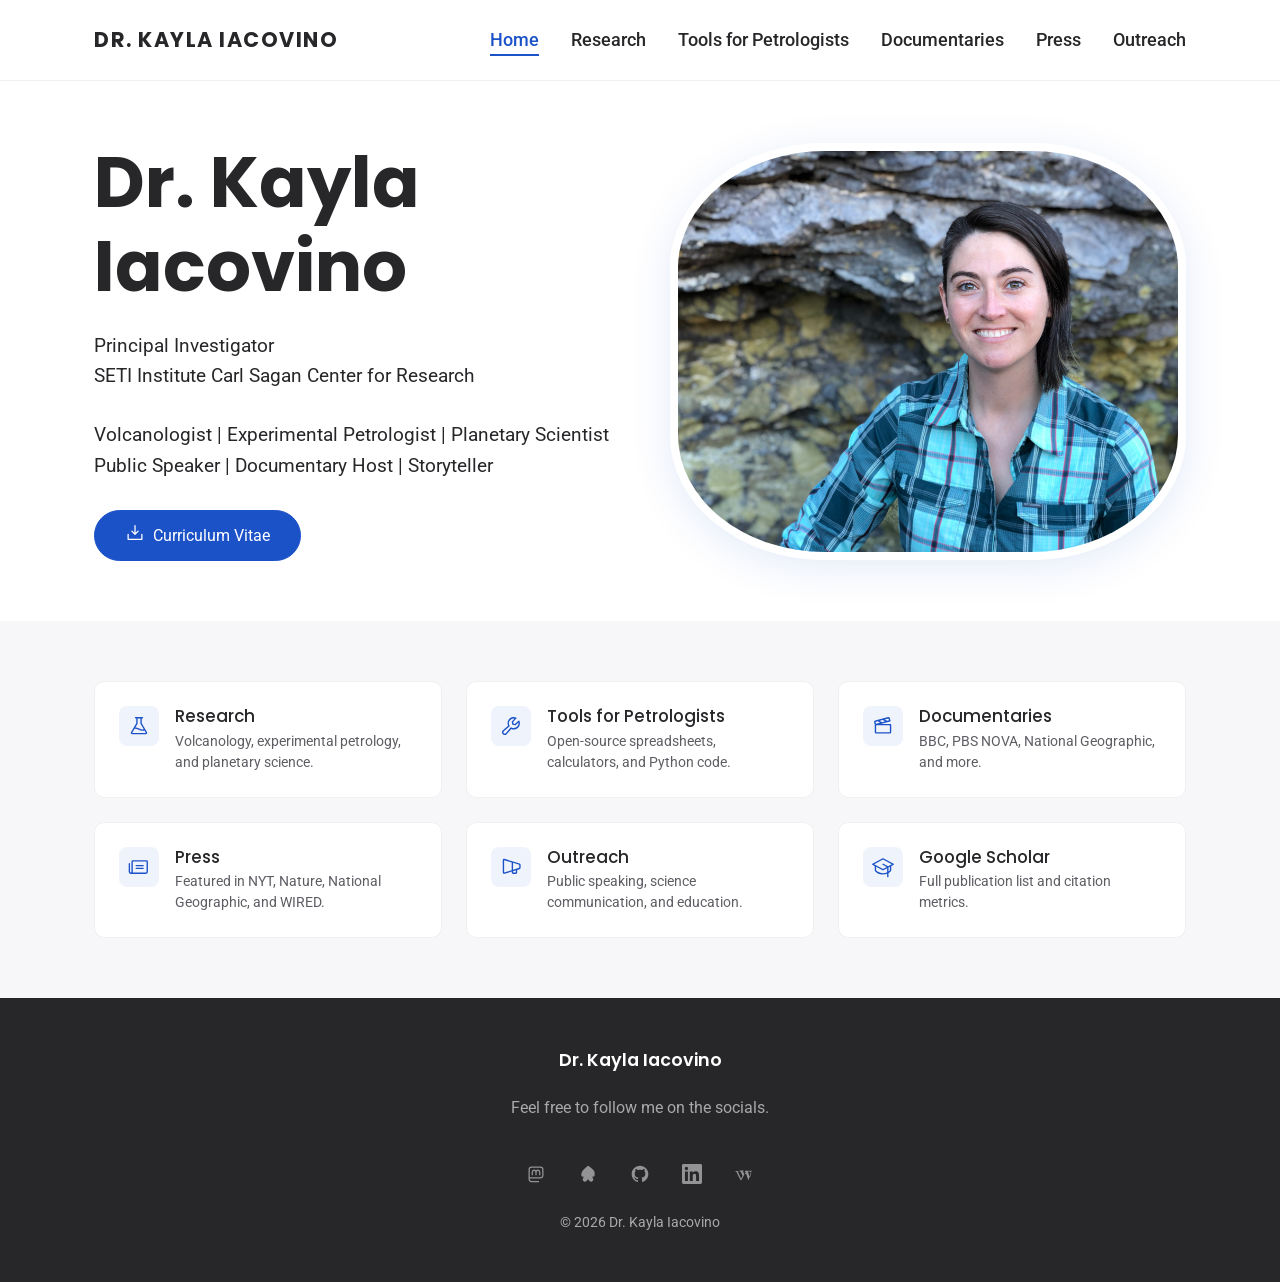
<file: index.html>
<!DOCTYPE html>
<html lang="en">
<head>
  <meta charset="UTF-8">
  <meta name="viewport" content="width=device-width, initial-scale=1">
  <title>Dr. Kayla Iacovino — Volcanologist, Petrologist, Planetary Scientist</title>
  <meta name="description" content="Dr. Kayla Iacovino is a volcanologist, experimental petrologist, and planetary scientist at the SETI Institute Carl Sagan Center for Research.">
  <link rel="preconnect" href="https://fonts.googleapis.com">
  <link rel="preconnect" href="https://fonts.gstatic.com" crossorigin>
  <link href="https://fonts.googleapis.com/css2?family=Poppins:wght@500;600;700&family=Roboto:wght@300;400&display=swap" rel="stylesheet">
  <link rel="stylesheet" href="css/style.css">
</head>
<body>

  <!-- Navigation -->
  <nav class="site-nav">
    <div class="container">
      <a href="index.html" class="site-nav__brand">Dr. Kayla Iacovino</a>
      <button class="nav-toggle" aria-label="Toggle navigation">
        <span></span><span></span><span></span>
      </button>
      <ul class="site-nav__links">
        <li><a href="index.html">Home</a></li>
        <li><a href="my-research/">Research</a></li>
        <li><a href="tools-for-petrologists/">Tools for Petrologists</a></li>
        <li><a href="documentaries/">Documentaries</a></li>
        <li><a href="press/">Press</a></li>
        <li><a href="outreach/">Outreach</a></li>
      </ul>
    </div>
  </nav>

  <!-- Hero -->
  <section class="hero">
    <div class="container">
      <div class="hero__text">
        <h1>Dr. Kayla Iacovino</h1>
        <p class="hero__subtitle">
          Principal Investigator
          <br>SETI Institute Carl Sagan Center for Research
        </p>
        <p class="hero__subtitle">
          Volcanologist | Experimental Petrologist | Planetary Scientist<br>
          Public Speaker | Documentary Host | Storyteller
        </p>
        <a href="assets/pdfs/Iacovino_CV.pdf" class="btn btn--primary"><svg xmlns="http://www.w3.org/2000/svg" viewBox="0 0 256 256" fill="currentColor" class="inline-icon"><path d="M224,144v64a8,8,0,0,1-8,8H40a8,8,0,0,1-8-8V144a8,8,0,0,1,16,0v56H208V144a8,8,0,0,1,16,0Zm-101.66,5.66a8,8,0,0,0,11.32,0l40-40a8,8,0,0,0-11.32-11.32L136,124.69V32a8,8,0,0,0-16,0v92.69L93.66,98.34a8,8,0,0,0-11.32,11.32Z"/></svg> Curriculum Vitae</a>
      </div>
      <div class="hero__image">
        <img src="images/SanCarlos_portrait.jpg" alt="Dr. Kayla Iacovino portrait at San Carlos">
      </div>
    </div>
  </section>

  <!-- Highlights -->
  <section class="highlights" style="background: var(--color-bg-alt);">
    <div class="container">
      <a href="my-research/" class="highlight-card">
        <div class="highlight-card__icon">
          <svg xmlns="http://www.w3.org/2000/svg" viewBox="0 0 256 256" fill="currentColor"><path d="M221.69,199.77,160,96.92V40h8a8,8,0,0,0,0-16H88a8,8,0,0,0,0,16h8V96.92L34.31,199.77A16,16,0,0,0,48,224H208a16,16,0,0,0,13.72-24.23ZM110.86,103.25A7.93,7.93,0,0,0,112,99.14V40h32V99.14a7.93,7.93,0,0,0,1.14,4.11L183.36,167c-12,2.37-29.07,1.37-51.75-10.11-15.91-8.05-31.05-12.32-45.22-12.81ZM48,208l28.54-47.58c14.25-1.74,30.31,1.85,47.82,10.72,19,9.61,35,12.88,48,12.88a69.89,69.89,0,0,0,19.55-2.7L208,208Z"/></svg>
        </div>
        <div class="highlight-card__text">
          <h3>Research</h3>
          <p>Volcanology, experimental petrology, and planetary science.</p>
        </div>
      </a>
      <a href="tools-for-petrologists/" class="highlight-card">
        <div class="highlight-card__icon">
          <svg xmlns="http://www.w3.org/2000/svg" viewBox="0 0 256 256" fill="currentColor"><path d="M226.76,69a8,8,0,0,0-12.84-2.88l-40.3,37.19-17.23-3.7-3.7-17.23,37.19-40.3A8,8,0,0,0,187,29.24,72,72,0,0,0,88,96,72.34,72.34,0,0,0,94,124.94L33.79,177c-.15.12-.29.26-.43.39a32,32,0,0,0,45.26,45.26c.13-.13.27-.28.39-.42L131.06,162A72,72,0,0,0,232,96,71.56,71.56,0,0,0,226.76,69ZM160,152a56.14,56.14,0,0,1-27.07-7,8,8,0,0,0-9.92,1.77L67.11,211.51a16,16,0,0,1-22.62-22.62L109.18,133a8,8,0,0,0,1.77-9.93,56,56,0,0,1,58.36-82.31l-31.2,33.81a8,8,0,0,0-1.94,7.1L141.83,108a8,8,0,0,0,6.14,6.14l26.35,5.66a8,8,0,0,0,7.1-1.94l33.81-31.2A56.06,56.06,0,0,1,160,152Z"/></svg>
        </div>
        <div class="highlight-card__text">
          <h3>Tools for Petrologists</h3>
          <p>Open-source spreadsheets, calculators, and Python code.</p>
        </div>
      </a>
      <a href="documentaries/" class="highlight-card">
        <div class="highlight-card__icon">
          <svg xmlns="http://www.w3.org/2000/svg" viewBox="0 0 256 256" fill="currentColor"><path d="M216,104H102.09L210,75.51a8,8,0,0,0,5.68-9.84l-8.16-30a15.93,15.93,0,0,0-19.42-11.13L35.81,64.74a15.75,15.75,0,0,0-9.7,7.4,15.51,15.51,0,0,0-1.55,12L32,111.56c0,.14,0,.29,0,.44v88a16,16,0,0,0,16,16H208a16,16,0,0,0,16-16V112A8,8,0,0,0,216,104ZM192.16,40l6,22.07-22.62,6L147.42,51.83Zm-66.69,17.6,28.12,16.24-36.94,9.75L88.53,67.37Zm-79.4,44.62-6-22.08,26.5-7L94.69,89.4ZM208,200H48V120H208v80Z"/></svg>
        </div>
        <div class="highlight-card__text">
          <h3>Documentaries</h3>
          <p>BBC, PBS NOVA, National Geographic, and more.</p>
        </div>
      </a>
      <a href="press/" class="highlight-card">
        <div class="highlight-card__icon">
          <svg xmlns="http://www.w3.org/2000/svg" viewBox="0 0 256 256" fill="currentColor"><path d="M88,112a8,8,0,0,1,8-8h80a8,8,0,0,1,0,16H96A8,8,0,0,1,88,112Zm8,40h80a8,8,0,0,0,0-16H96a8,8,0,0,0,0,16ZM232,64V184a24,24,0,0,1-24,24H32A24,24,0,0,1,8,184.11V88a8,8,0,0,1,16,0v96a8,8,0,0,0,16,0V64A16,16,0,0,1,56,48H216A16,16,0,0,1,232,64Zm-16,0H56V184a23.84,23.84,0,0,1-1.37,8H208a8,8,0,0,0,8-8Z"/></svg>
        </div>
        <div class="highlight-card__text">
          <h3>Press</h3>
          <p>Featured in NYT, Nature, National Geographic, and WIRED.</p>
        </div>
      </a>
      <a href="outreach/" class="highlight-card">
        <div class="highlight-card__icon">
          <svg xmlns="http://www.w3.org/2000/svg" viewBox="0 0 256 256" fill="currentColor"><path d="M228.54,86.66l-176.06-54A16,16,0,0,0,32,48V192a16,16,0,0,0,16,16,16,16,0,0,0,4.52-.65L136,181.73V192a16,16,0,0,0,16,16h32a16,16,0,0,0,16-16v-29.9l28.54-8.75A16.09,16.09,0,0,0,240,138V102A16.09,16.09,0,0,0,228.54,86.66ZM136,165,48,192V48l88,27Zm48,27H152V176.82L184,167Zm40-54-.11,0L152,160.08V79.92l71.89,22,.11,0v36Z"/></svg>
        </div>
        <div class="highlight-card__text">
          <h3>Outreach</h3>
          <p>Public speaking, science communication, and education.</p>
        </div>
      </a>
      <a href="https://scholar.google.com/citations?user=4SiOjTgAAAAJ&hl=en" class="highlight-card" target="_blank" rel="noopener">
        <div class="highlight-card__icon">
          <svg xmlns="http://www.w3.org/2000/svg" viewBox="0 0 256 256" fill="currentColor"><path d="M251.76,88.94l-120-64a8,8,0,0,0-7.52,0l-120,64a8,8,0,0,0,0,14.12L32,117.87v48.42a15.91,15.91,0,0,0,4.06,10.65C49.16,191.53,78.51,216,128,216a130,130,0,0,0,48-8.76V240a8,8,0,0,0,16,0V199.51a115.63,115.63,0,0,0,27.94-22.57A15.91,15.91,0,0,0,224,166.29V117.87l27.76-14.81a8,8,0,0,0,0-14.12ZM128,200c-43.27,0-68.72-21.14-80-33.71V126.4l76.24,40.66a8,8,0,0,0,7.52,0L176,143.47v46.34C163.4,195.69,147.52,200,128,200Zm80-33.75a97.83,97.83,0,0,1-16,14.25V134.93l16-8.53ZM188,118.94l-.22-.13-56-29.87a8,8,0,0,0-7.52,14.12L171,128l-43,22.93L25,96,128,41.07,231,96Z"/></svg>
        </div>
        <div class="highlight-card__text">
          <h3>Google Scholar</h3>
          <p>Full publication list and citation metrics.</p>
        </div>
      </a>
    </div>
  </section>

  <!-- Footer -->
  <footer class="site-footer">
    <div class="container">
      <a href="index.html" class="site-footer__brand">Dr. Kayla Iacovino</a>
      <p>Feel free to follow me on the socials.</p>
      <div class="social-links">
        <a rel="me" href="https://beige.party/@Kayla" aria-label="Mastodon" target="_blank" rel="noopener">
          <svg xmlns="http://www.w3.org/2000/svg" width="32" height="32" fill="#000000" viewBox="0 0 256 256"><path d="M184,32H72A40,40,0,0,0,32,72V192a40,40,0,0,0,40,40h88a8,8,0,0,0,0-16H72a24,24,0,0,1-24-24v-8H184a40,40,0,0,0,40-40V72A40,40,0,0,0,184,32Zm24,112a24,24,0,0,1-24,24H48V72A24,24,0,0,1,72,48H184a24,24,0,0,1,24,24Zm-24-40v32a8,8,0,0,1-16,0V104a16,16,0,0,0-32,0v32a8,8,0,0,1-16,0V104a16,16,0,0,0-32,0v32a8,8,0,0,1-16,0V104a32,32,0,0,1,56-21.13A32,32,0,0,1,184,104Z"></path></svg>
        </a>
        <a href="https://bsky.app/profile/kaylaiacovino.com" aria-label="Bluesky" target="_blank" rel="noopener">
          <svg viewBox="0 0 24 24"><path d="M12 2C7.1 5.4 4.4 9.2 4 11.6c-.4 2.3.7 4.1 3.2 3.7-1.3 1.7-2.3 3.5-.8 5.2 2 2.3 4.3-.1 5.6-2.5 1.3 2.4 3.6 4.8 5.6 2.5 1.5-1.7.5-3.5-.8-5.2 2.5.4 3.6-1.4 3.2-3.7C20.6 9.2 17.9 5.4 12 2z"/></svg>
        </a>
        <a href="https://github.com/kaylai" aria-label="GitHub" target="_blank" rel="noopener">
          <svg viewBox="0 0 24 24"><path d="M12 2C6.477 2 2 6.477 2 12c0 4.42 2.865 8.166 6.839 9.489.5.092.682-.217.682-.482 0-.237-.008-.866-.013-1.7-2.782.604-3.369-1.34-3.369-1.34-.454-1.156-1.11-1.462-1.11-1.462-.908-.62.069-.608.069-.608 1.003.07 1.531 1.03 1.531 1.03.892 1.529 2.341 1.087 2.91.832.092-.647.35-1.088.636-1.338-2.22-.253-4.555-1.11-4.555-4.943 0-1.091.39-1.984 1.029-2.683-.103-.253-.446-1.27.098-2.647 0 0 .84-.269 2.75 1.025A9.578 9.578 0 0 1 12 6.836a9.59 9.59 0 0 1 2.504.337c1.909-1.294 2.747-1.025 2.747-1.025.546 1.377.203 2.394.1 2.647.64.699 1.028 1.592 1.028 2.683 0 3.842-2.339 4.687-4.566 4.935.359.309.678.919.678 1.852 0 1.336-.012 2.415-.012 2.743 0 .267.18.578.688.48C19.138 20.162 22 16.418 22 12c0-5.523-4.477-10-10-10z"/></svg>
        </a>
        <a href="https://www.linkedin.com/in/kayla-iacovino/" aria-label="LinkedIn" target="_blank" rel="noopener">
          <svg viewBox="0 0 24 24"><path d="M20.447 20.452h-3.554v-5.569c0-1.328-.027-3.037-1.852-3.037-1.853 0-2.136 1.445-2.136 2.939v5.667H9.351V9h3.414v1.561h.046c.477-.9 1.637-1.85 3.37-1.85 3.601 0 4.267 2.37 4.267 5.455v6.286zM5.337 7.433a2.062 2.062 0 0 1-2.063-2.065 2.064 2.064 0 1 1 2.063 2.065zm1.782 13.019H3.555V9h3.564v11.452zM22.225 0H1.771C.792 0 0 .774 0 1.729v20.542C0 23.227.792 24 1.771 24h20.451C23.2 24 24 23.227 24 22.271V1.729C24 .774 23.2 0 22.222 0h.003z"/></svg>
        </a>
        <a href="https://en.wikipedia.org/wiki/Kayla_Iacovino" aria-label="Wikipedia" target="_blank" rel="noopener">
          <svg viewBox="0 0 24 24"><path d="M12.09 13.119c-.936 1.932-2.217 4.548-2.853 5.728-.616 1.074-1.127.912-1.558.17C7.077 17.96 5.12 13.96 3.2 9.98c-.092-.19-.22-.38-.353-.536-.137-.156-.395-.327-.635-.395C1.727 8.9 1.4 8.86 1 8.82v-.45h4.83v.45c-.544.058-1.036.156-1.036.538 0 .19.078.378.156.566l3.572 7.79 1.746-3.57L8.64 10.38c-.253-.538-.526-.986-.76-1.227-.233-.24-.593-.37-.952-.4L6.66 8.38v-.46h5.06v.46c-.498.058-.92.137-.92.456 0 .175.078.39.176.585l1.647 3.458 1.595-3.264c.098-.194.176-.41.176-.595 0-.38-.547-.478-1.023-.536v-.46h3.88v.46c-.312.02-.644.078-.878.2-.234.124-.46.37-.633.674L12.09 13.12zm6.98-3.72c-.156-.537-.382-.798-.867-.846-.109-.01-.3-.02-.5-.02v-.45h4.19v.45c-.84.09-1.22.376-1.56 1.407L17.46 19.25h-.39L13.85 9.68c-.156-.41-.418-.636-.816-.66v-.56h4.72v.56c-.62.02-.98.174-.98.5 0 .136.04.312.117.526l2.18 6.05 1.77-5.596z"/></svg>
        </a>
      </div>
      <p class="site-footer__copy">&copy; 2026 Dr. Kayla Iacovino</p>
    </div>
  </footer>

  <script src="js/main.js"></script>
</body>
</html>
</file>
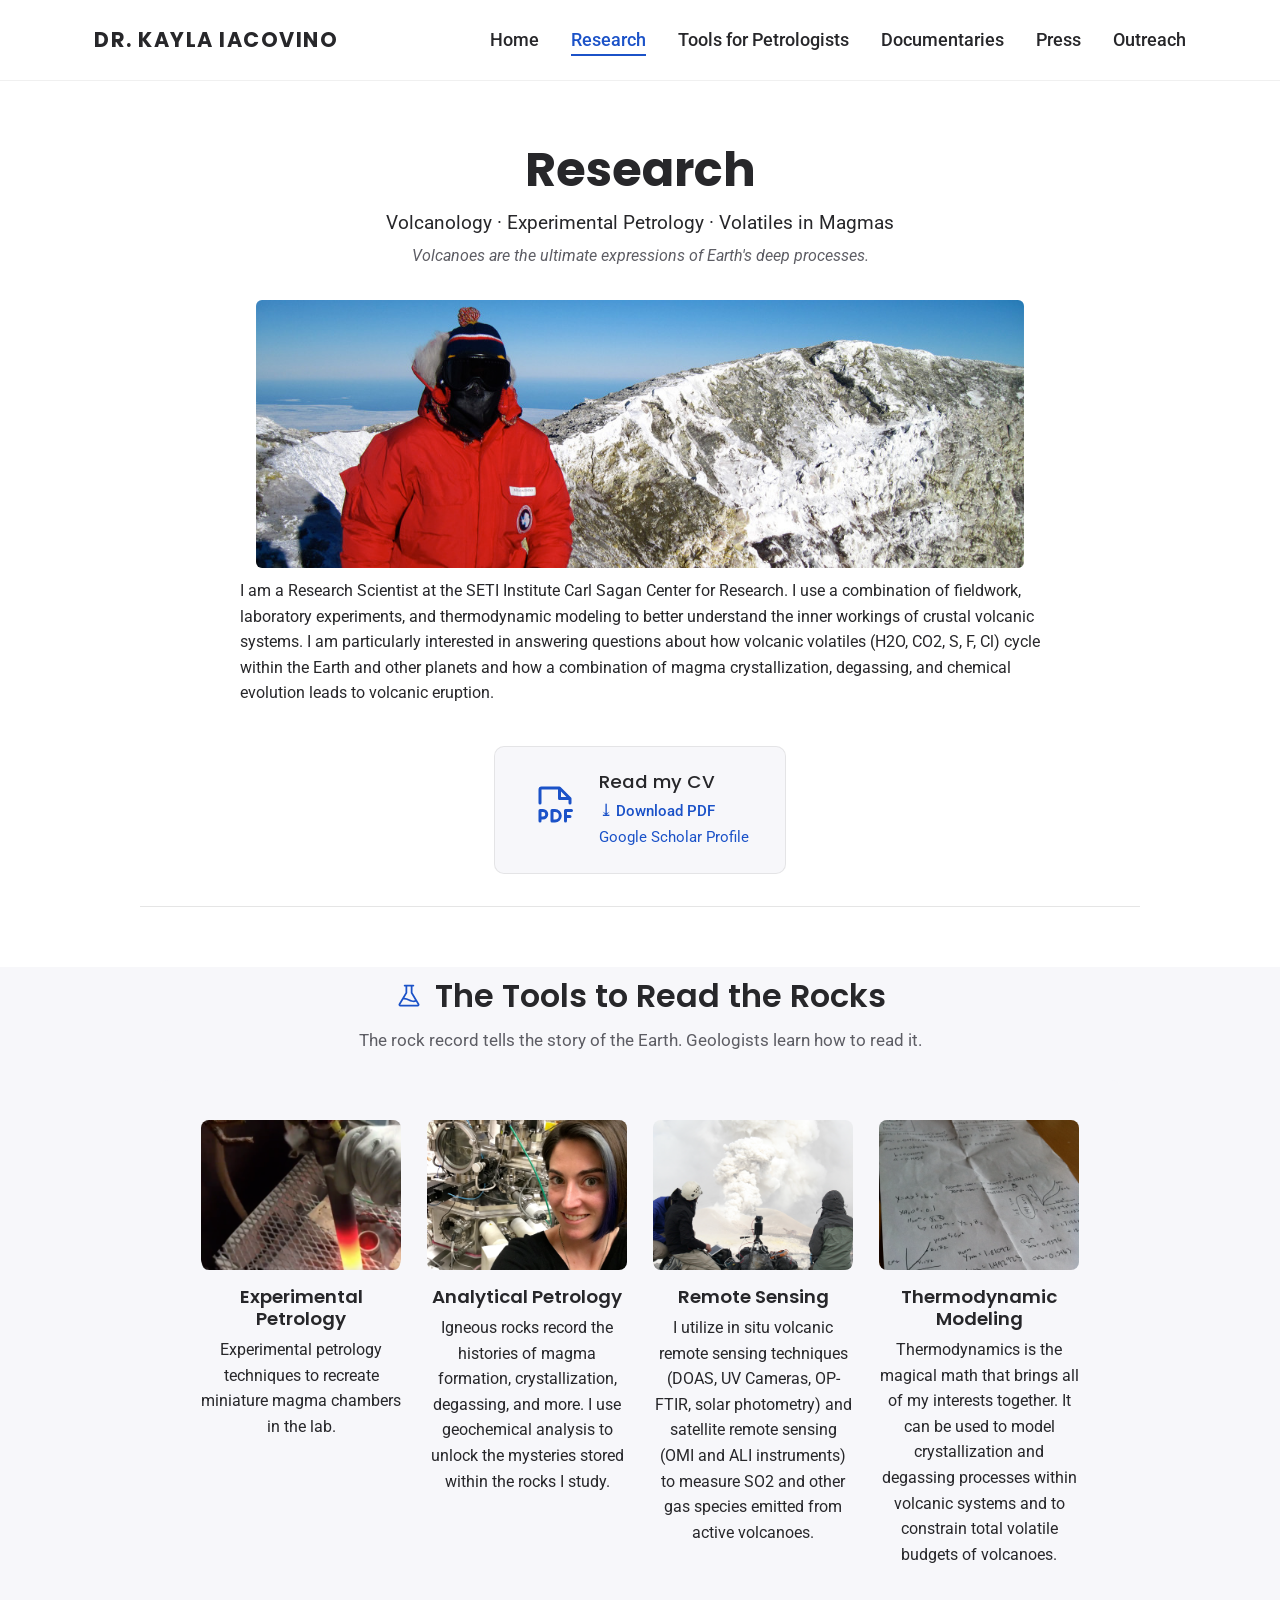
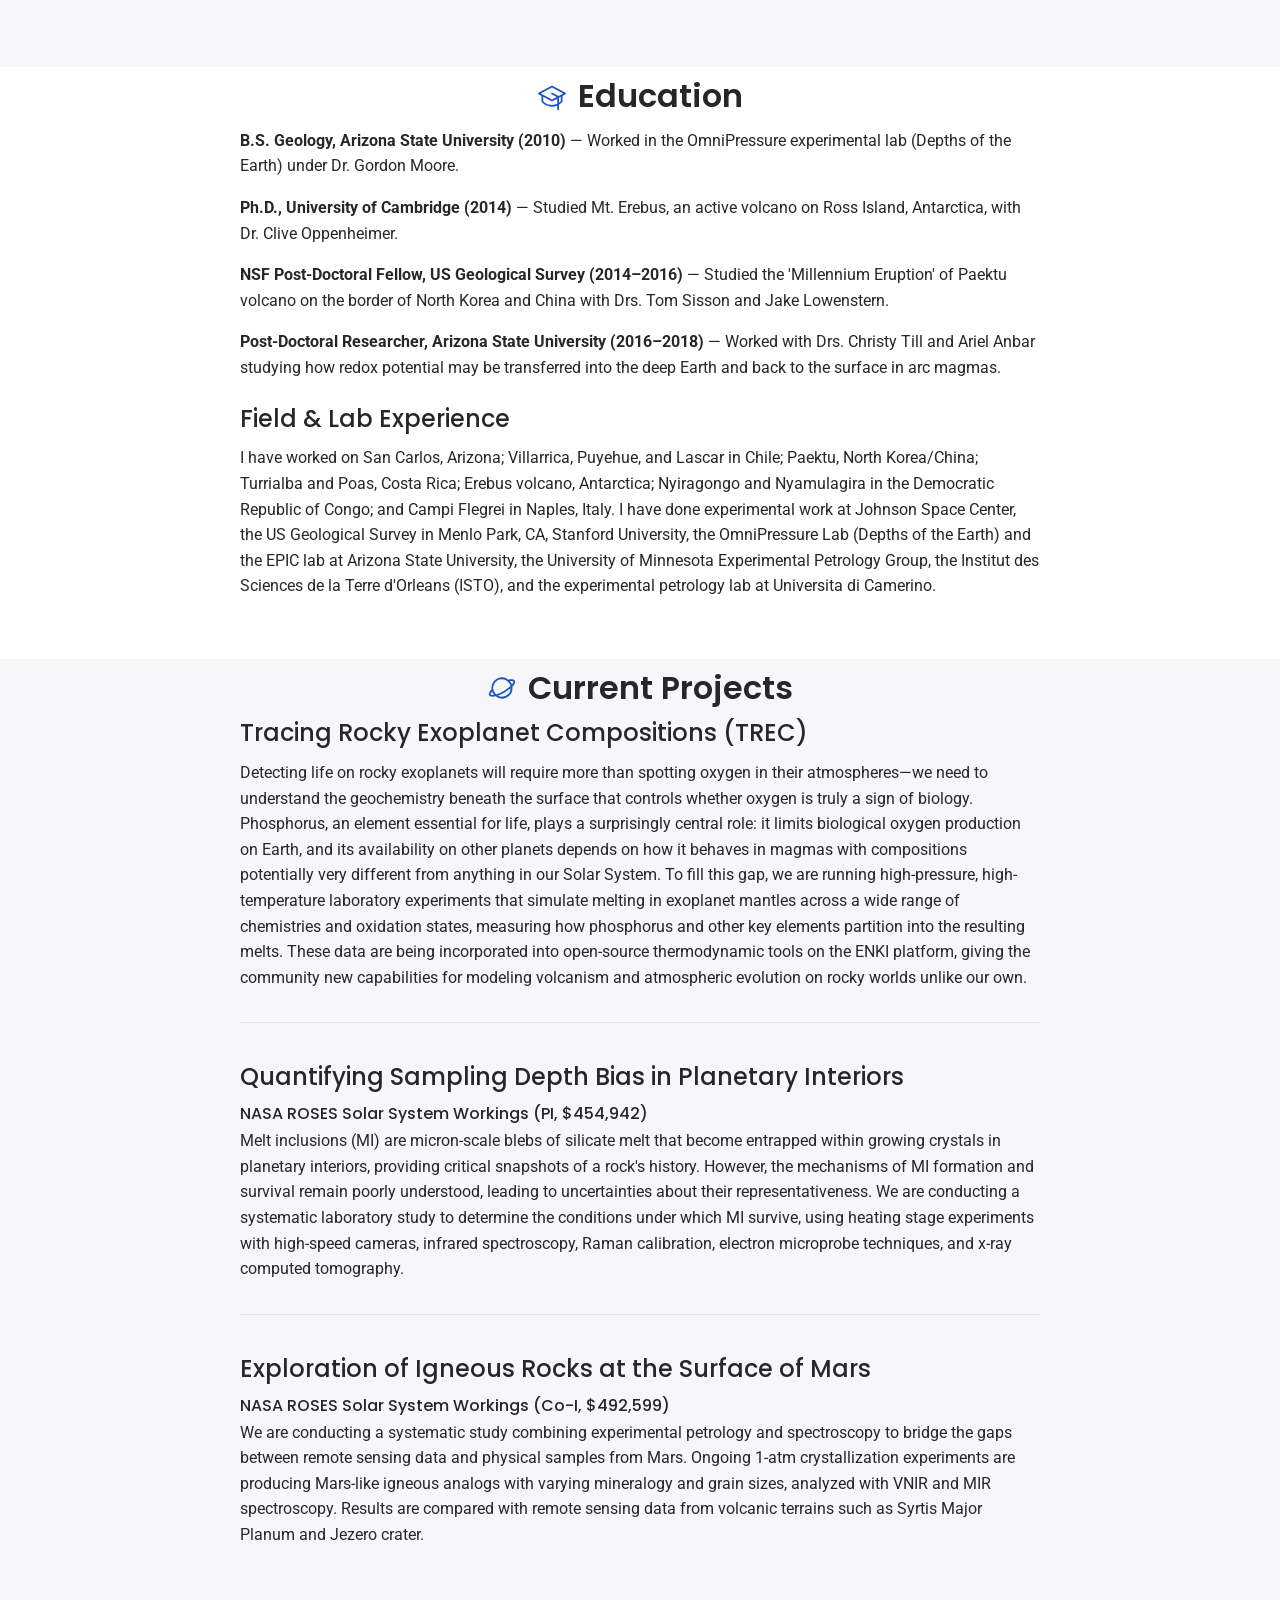
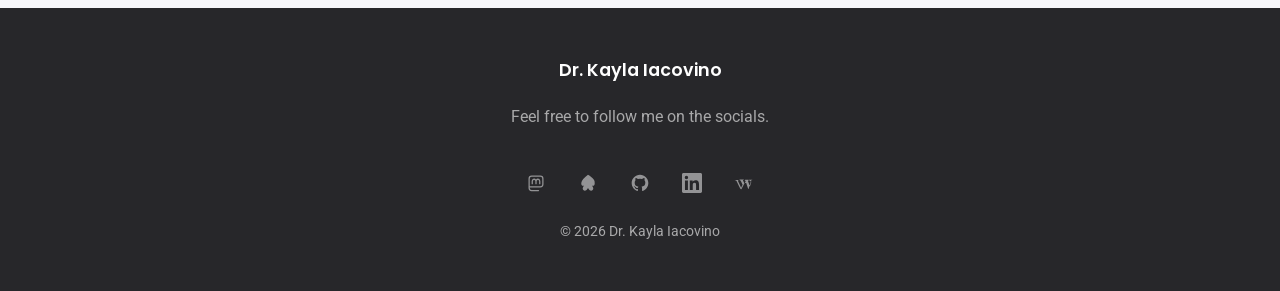
<file: my-research/index.html>
<!DOCTYPE html>
<html lang="en">
<head>
    <meta charset="UTF-8">
    <meta name="viewport" content="width=device-width, initial-scale=1.0">
    <title>Research — Dr. Kayla Iacovino</title>
    <link rel="preconnect" href="https://fonts.googleapis.com">
    <link rel="preconnect" href="https://fonts.gstatic.com" crossorigin>
    <link href="https://fonts.googleapis.com/css2?family=Poppins:wght@500;600;700&family=Roboto:wght@300;400&display=swap" rel="stylesheet">
    <link rel="stylesheet" href="../css/style.css">
</head>
<body>
    <!-- Navigation -->
    <nav class="site-nav">
        <div class="container">
            <a href="../index.html" class="site-nav__brand">Dr. Kayla Iacovino</a>
            <button class="nav-toggle" aria-label="Toggle navigation">
                <span></span><span></span><span></span>
            </button>
            <ul class="site-nav__links">
                <li><a href="../index.html">Home</a></li>
                <li><a href="../my-research/">Research</a></li>
                <li><a href="../tools-for-petrologists/">Tools for Petrologists</a></li>
                <li><a href="../documentaries/">Documentaries</a></li>
                <li><a href="../press/">Press</a></li>
                <li><a href="../outreach/">Outreach</a></li>
            </ul>
        </div>
    </nav>

    <main>
        <header class="page-header">
            <h1>Research</h1>
            <p class="page-header__subtitle">Volcanology · Experimental Petrology · Volatiles in Magmas</p>
            <p class="page-header__quote">Volcanoes are the ultimate expressions of Earth's deep processes.</p>
            <figure class="figure--panoramic">
                <img src="../images/erebus-crop.jpg" alt="Erebus volcano, Antarctica" width="800" height="357">
            </figure>
        </header>

        <section class="content-band">
            <div class="content-block">
                <p>I am a Research Scientist at the SETI Institute Carl Sagan Center for Research. I use a combination of fieldwork, laboratory experiments, and thermodynamic modeling to better understand the inner workings of crustal volcanic systems. I am particularly interested in answering questions about how volcanic volatiles (H2O, CO2, S, F, Cl) cycle within the Earth and other planets and how a combination of magma crystallization, degassing, and chemical evolution leads to volcanic eruption.</p>
            </div>
            <div class="callout-card">
                <a href="../assets/pdfs/Iacovino_CV.pdf"><svg class="callout-card__icon" xmlns="http://www.w3.org/2000/svg" viewBox="0 0 256 256" fill="currentColor"><path d="M224,152a8,8,0,0,1-8,8H192v16h16a8,8,0,0,1,0,16H192v16a8,8,0,0,1-16,0V152a8,8,0,0,1,8-8h32A8,8,0,0,1,224,152ZM92,172a28,28,0,0,1-28,28H56v8a8,8,0,0,1-16,0V152a8,8,0,0,1,8-8H64A28,28,0,0,1,92,172Zm-16,0a12,12,0,0,0-12-12H56v24h8A12,12,0,0,0,76,172Zm88,8a36,36,0,0,1-36,36H112a8,8,0,0,1-8-8V152a8,8,0,0,1,8-8h16A36,36,0,0,1,164,180Zm-16,0a20,20,0,0,0-20-20h-8v40h8A20,20,0,0,0,148,180ZM40,112V40A16,16,0,0,1,56,24h96a8,8,0,0,1,5.66,2.34l56,56A8,8,0,0,1,216,88v24a8,8,0,0,1-16,0V96H152a8,8,0,0,1-8-8V40H56v72a8,8,0,0,1-16,0ZM160,80h28.69L160,51.31Z"/></svg></a>
                <div class="callout-card__text">
                    <h3>Read my CV</h3>
                    <p><a href="../assets/pdfs/Iacovino_CV.pdf">Download PDF</a></p>
                    <p><a href="https://scholar.google.com/citations?user=4SiOjTgAAAAJ&hl=en" target="_blank" rel="noopener">Google Scholar Profile</a></p>
                </div>
            </div>
            <div class="divider--wide"></div>
        </section>

        <section class="content-band content-band--alt">
            <div class="section-header">
                <svg xmlns="http://www.w3.org/2000/svg" viewBox="0 0 256 256" fill="currentColor"><path d="M221.69,199.77,160,96.92V40h8a8,8,0,0,0,0-16H88a8,8,0,0,0,0,16h8V96.92L34.31,199.77A16,16,0,0,0,48,224H208a16,16,0,0,0,13.72-24.23ZM110.86,103.25A7.93,7.93,0,0,0,112,99.14V40h32V99.14a7.93,7.93,0,0,0,1.14,4.11L183.36,167c-12,2.37-29.07,1.37-51.75-10.11-15.91-8.05-31.05-12.32-45.22-12.81ZM48,208l28.54-47.58c14.25-1.74,30.31,1.85,47.82,10.72,19,9.61,35,12.88,48,12.88a69.89,69.89,0,0,0,19.55-2.7L208,208Z"/></svg>
                <h2>The Tools to Read the Rocks</h2>
            </div>
            <p class="content-band__subtitle">The rock record tells the story of the Earth. Geologists learn how to read it.</p>

            <div class="grid grid--4col">
                <div class="grid-item">
                    <img src="../images/experiment-edited.png" alt="Experimental petrology">
                    <h4>Experimental Petrology</h4>
                    <p>Experimental petrology techniques to recreate miniature magma chambers in the lab.</p>
                </div>
                <div class="grid-item">
                    <img src="../images/Analysis-edited.png" alt="Analytical petrology">
                    <h4>Analytical Petrology</h4>
                    <p>Igneous rocks record the histories of magma formation, crystallization, degassing, and more. I use geochemical analysis to unlock the mysteries stored within the rocks I study.</p>
                </div>
                <div class="grid-item">
                    <img src="../images/remote_sensing-edited.png" alt="Remote sensing">
                    <h4>Remote Sensing</h4>
                    <p>I utilize in situ volcanic remote sensing techniques (DOAS, UV Cameras, OP-FTIR, solar photometry) and satellite remote sensing (OMI and ALI instruments) to measure SO2 and other gas species emitted from active volcanoes.</p>
                </div>
                <div class="grid-item">
                    <img src="../images/thermo-edited.png" alt="Thermodynamic modeling">
                    <h4>Thermodynamic Modeling</h4>
                    <p>Thermodynamics is the magical math that brings all of my interests together. It can be used to model crystallization and degassing processes within volcanic systems and to constrain total volatile budgets of volcanoes.</p>
                </div>
            </div>
        </section>

        <section class="content-band">
            <div class="section-header">
                <svg xmlns="http://www.w3.org/2000/svg" viewBox="0 0 256 256" fill="currentColor"><path d="M251.76,88.94l-120-64a8,8,0,0,0-7.52,0l-120,64a8,8,0,0,0,0,14.12L32,117.87v48.42a15.91,15.91,0,0,0,4.06,10.65C49.16,191.53,78.51,216,128,216a130,130,0,0,0,48-8.76V240a8,8,0,0,0,16,0V199.51a115.63,115.63,0,0,0,27.94-22.57A15.91,15.91,0,0,0,224,166.29V117.87l27.76-14.81a8,8,0,0,0,0-14.12ZM128,200c-43.27,0-68.72-21.14-80-33.71V126.4l76.24,40.66a8,8,0,0,0,7.52,0L176,143.47v46.34C163.4,195.69,147.52,200,128,200Zm80-33.75a97.83,97.83,0,0,1-16,14.25V134.93l16-8.53ZM188,118.94l-.22-.13-56-29.87a8,8,0,0,0-7.52,14.12L171,128l-43,22.93L25,96,128,41.07,231,96Z"/></svg>
                <h2>Education</h2>
            </div>
            <div class="content-block">
                <p><strong>B.S. Geology, Arizona State University (2010)</strong> — Worked in the OmniPressure experimental lab (Depths of the Earth) under Dr. Gordon Moore.</p>
                <p><strong>Ph.D., University of Cambridge (2014)</strong> — Studied Mt. Erebus, an active volcano on Ross Island, Antarctica, with Dr. Clive Oppenheimer.</p>
                <p><strong>NSF Post-Doctoral Fellow, US Geological Survey (2014–2016)</strong> — Studied the 'Millennium Eruption' of Paektu volcano on the border of North Korea and China with Drs. Tom Sisson and Jake Lowenstern.</p>
                <p><strong>Post-Doctoral Researcher, Arizona State University (2016–2018)</strong> — Worked with Drs. Christy Till and Ariel Anbar studying how redox potential may be transferred into the deep Earth and back to the surface in arc magmas.</p>
            </div>
            <div class="content-block" style="margin-top: 1.5rem;">
                <h3>Field &amp; Lab Experience</h3>
                <p>I have worked on San Carlos, Arizona; Villarrica, Puyehue, and Lascar in Chile; Paektu, North Korea/China; Turrialba and Poas, Costa Rica; Erebus volcano, Antarctica; Nyiragongo and Nyamulagira in the Democratic Republic of Congo; and Campi Flegrei in Naples, Italy. I have done experimental work at Johnson Space Center, the US Geological Survey in Menlo Park, CA, Stanford University, the OmniPressure Lab (Depths of the Earth) and the EPIC lab at Arizona State University, the University of Minnesota Experimental Petrology Group, the Institut des Sciences de la Terre d'Orleans (ISTO), and the experimental petrology lab at Universita di Camerino.</p>
            </div>
        </section>

        <section class="content-band content-band--alt">
            <div class="section-header">
                <svg xmlns="http://www.w3.org/2000/svg" viewBox="0 0 256 256" fill="currentColor"><path d="M245.11,60.68c-7.65-13.19-27.84-16.16-58.5-8.66A95.93,95.93,0,0,0,32,128a98,98,0,0,0,.78,12.31C5.09,169,5.49,186,10.9,195.32,16,204.16,26.64,208,40.64,208a124.11,124.11,0,0,0,28.79-4A95.93,95.93,0,0,0,224,128a97.08,97.08,0,0,0-.77-12.25c12.5-13,20.82-25.35,23.65-35.92C248.83,72.51,248.24,66.07,245.11,60.68ZM128,48a80.11,80.11,0,0,1,78,62.2c-17.06,16.06-40.15,32.53-62.07,45.13C116.38,171.14,92.48,181,73.42,186.4A79.94,79.94,0,0,1,128,48ZM24.74,187.29c-1.46-2.51-.65-7.24,2.22-13a79.05,79.05,0,0,1,10.29-15.05,96,96,0,0,0,18,31.32C38,193.46,27.24,191.61,24.74,187.29ZM128,208a79.45,79.45,0,0,1-38.56-9.94,370,370,0,0,0,62.43-28.86c21.58-12.39,40.68-25.82,56.07-39.08A80.07,80.07,0,0,1,128,208ZM231.42,75.69c-1.7,6.31-6.19,13.53-12.63,21.13a95.69,95.69,0,0,0-18-31.35c14.21-2.35,27.37-2.17,30.5,3.24C232.19,70.28,232.24,72.63,231.42,75.69Z"/></svg>
                <h2>Current Projects</h2>
            </div>

            <div class="project-block">
                <h3>Tracing Rocky Exoplanet Compositions (TREC)</h3>
                <P>Detecting life on rocky exoplanets will require more than spotting oxygen in their atmospheres—we need to understand the geochemistry beneath the surface that controls whether oxygen is truly a sign of biology. Phosphorus, an element essential for life, plays a surprisingly central role: it limits biological oxygen production on Earth, and its availability on other planets depends on how it behaves in magmas with compositions potentially very different from anything in our Solar System. To fill this gap, we are running high-pressure, high-temperature laboratory experiments that simulate melting in exoplanet mantles across a wide range of chemistries and oxidation states, measuring how phosphorus and other key elements partition into the resulting melts. These data are being incorporated into open-source thermodynamic tools on the ENKI platform, giving the community new capabilities for modeling volcanism and atmospheric evolution on rocky worlds unlike our own.</p>
            </div>

            <div class="project-block">
                <h3>Quantifying Sampling Depth Bias in Planetary Interiors</h3>
                <h5>NASA ROSES Solar System Workings (PI, $454,942)</h5>
                <p>Melt inclusions (MI) are micron-scale blebs of silicate melt that become entrapped within growing crystals in planetary interiors, providing critical snapshots of a rock's history. However, the mechanisms of MI formation and survival remain poorly understood, leading to uncertainties about their representativeness. We are conducting a systematic laboratory study to determine the conditions under which MI survive, using heating stage experiments with high-speed cameras, infrared spectroscopy, Raman calibration, electron microprobe techniques, and x-ray computed tomography.</p>
            </div>

            <div class="project-block">
                <h3>Exploration of Igneous Rocks at the Surface of Mars</h3>
                <h5>NASA ROSES Solar System Workings (Co-I, $492,599)</h5>
                <p>We are conducting a systematic study combining experimental petrology and spectroscopy to bridge the gaps between remote sensing data and physical samples from Mars. Ongoing 1-atm crystallization experiments are producing Mars-like igneous analogs with varying mineralogy and grain sizes, analyzed with VNIR and MIR spectroscopy. Results are compared with remote sensing data from volcanic terrains such as Syrtis Major Planum and Jezero crater.</p>
            </div>
        </section>
    </main>

    <!-- Footer -->
    <footer class="site-footer">
        <div class="container">
            <a href="../index.html" class="site-footer__brand">Dr. Kayla Iacovino</a>
            <p>Feel free to follow me on the socials.</p>
            <div class="social-links">
                <a rel="me" href="https://beige.party/@Kayla" aria-label="Mastodon" target="_blank" rel="noopener">
                    <svg xmlns="http://www.w3.org/2000/svg" width="32" height="32" fill="#000000" viewBox="0 0 256 256"><path d="M184,32H72A40,40,0,0,0,32,72V192a40,40,0,0,0,40,40h88a8,8,0,0,0,0-16H72a24,24,0,0,1-24-24v-8H184a40,40,0,0,0,40-40V72A40,40,0,0,0,184,32Zm24,112a24,24,0,0,1-24,24H48V72A24,24,0,0,1,72,48H184a24,24,0,0,1,24,24Zm-24-40v32a8,8,0,0,1-16,0V104a16,16,0,0,0-32,0v32a8,8,0,0,1-16,0V104a16,16,0,0,0-32,0v32a8,8,0,0,1-16,0V104a32,32,0,0,1,56-21.13A32,32,0,0,1,184,104Z"></path></svg>                </a>
                <a href="https://bsky.app/profile/kaylaiacovino.com" aria-label="Bluesky" target="_blank" rel="noopener">
                    <svg viewBox="0 0 24 24"><path d="M12 2C7.1 5.4 4.4 9.2 4 11.6c-.4 2.3.7 4.1 3.2 3.7-1.3 1.7-2.3 3.5-.8 5.2 2 2.3 4.3-.1 5.6-2.5 1.3 2.4 3.6 4.8 5.6 2.5 1.5-1.7.5-3.5-.8-5.2 2.5.4 3.6-1.4 3.2-3.7C20.6 9.2 17.9 5.4 12 2z"/></svg>
                </a>
                <a href="https://github.com/kaylai" aria-label="GitHub" target="_blank" rel="noopener">
                    <svg viewBox="0 0 24 24"><path d="M12 2C6.477 2 2 6.477 2 12c0 4.42 2.865 8.166 6.839 9.489.5.092.682-.217.682-.482 0-.237-.008-.866-.013-1.7-2.782.604-3.369-1.34-3.369-1.34-.454-1.156-1.11-1.462-1.11-1.462-.908-.62.069-.608.069-.608 1.003.07 1.531 1.03 1.531 1.03.892 1.529 2.341 1.087 2.91.832.092-.647.35-1.088.636-1.338-2.22-.253-4.555-1.11-4.555-4.943 0-1.091.39-1.984 1.029-2.683-.103-.253-.446-1.27.098-2.647 0 0 .84-.269 2.75 1.025A9.578 9.578 0 0 1 12 6.836a9.59 9.59 0 0 1 2.504.337c1.909-1.294 2.747-1.025 2.747-1.025.546 1.377.203 2.394.1 2.647.64.699 1.028 1.592 1.028 2.683 0 3.842-2.339 4.687-4.566 4.935.359.309.678.919.678 1.852 0 1.336-.012 2.415-.012 2.743 0 .267.18.578.688.48C19.138 20.162 22 16.418 22 12c0-5.523-4.477-10-10-10z"/></svg>
                </a>
                <a href="https://www.linkedin.com/in/kayla-iacovino/" aria-label="LinkedIn" target="_blank" rel="noopener">
                    <svg viewBox="0 0 24 24"><path d="M20.447 20.452h-3.554v-5.569c0-1.328-.027-3.037-1.852-3.037-1.853 0-2.136 1.445-2.136 2.939v5.667H9.351V9h3.414v1.561h.046c.477-.9 1.637-1.85 3.37-1.85 3.601 0 4.267 2.37 4.267 5.455v6.286zM5.337 7.433a2.062 2.062 0 0 1-2.063-2.065 2.064 2.064 0 1 1 2.063 2.065zm1.782 13.019H3.555V9h3.564v11.452zM22.225 0H1.771C.792 0 0 .774 0 1.729v20.542C0 23.227.792 24 1.771 24h20.451C23.2 24 24 23.227 24 22.271V1.729C24 .774 23.2 0 22.222 0h.003z"/></svg>
                </a>
                <a href="https://en.wikipedia.org/wiki/Kayla_Iacovino" aria-label="Wikipedia" target="_blank" rel="noopener">
                    <svg viewBox="0 0 24 24"><path d="M12.09 13.119c-.936 1.932-2.217 4.548-2.853 5.728-.616 1.074-1.127.912-1.558.17C7.077 17.96 5.12 13.96 3.2 9.98c-.092-.19-.22-.38-.353-.536-.137-.156-.395-.327-.635-.395C1.727 8.9 1.4 8.86 1 8.82v-.45h4.83v.45c-.544.058-1.036.156-1.036.538 0 .19.078.378.156.566l3.572 7.79 1.746-3.57L8.64 10.38c-.253-.538-.526-.986-.76-1.227-.233-.24-.593-.37-.952-.4L6.66 8.38v-.46h5.06v.46c-.498.058-.92.137-.92.456 0 .175.078.39.176.585l1.647 3.458 1.595-3.264c.098-.194.176-.41.176-.595 0-.38-.547-.478-1.023-.536v-.46h3.88v.46c-.312.02-.644.078-.878.2-.234.124-.46.37-.633.674L12.09 13.12zm6.98-3.72c-.156-.537-.382-.798-.867-.846-.109-.01-.3-.02-.5-.02v-.45h4.19v.45c-.84.09-1.22.376-1.56 1.407L17.46 19.25h-.39L13.85 9.68c-.156-.41-.418-.636-.816-.66v-.56h4.72v.56c-.62.02-.98.174-.98.5 0 .136.04.312.117.526l2.18 6.05 1.77-5.596z"/></svg>
                </a>
            </div>
            <p class="site-footer__copy">&copy; 2026 Dr. Kayla Iacovino</p>
        </div>
    </footer>

    <script src="../js/main.js"></script>
</body>
</html>
</file>
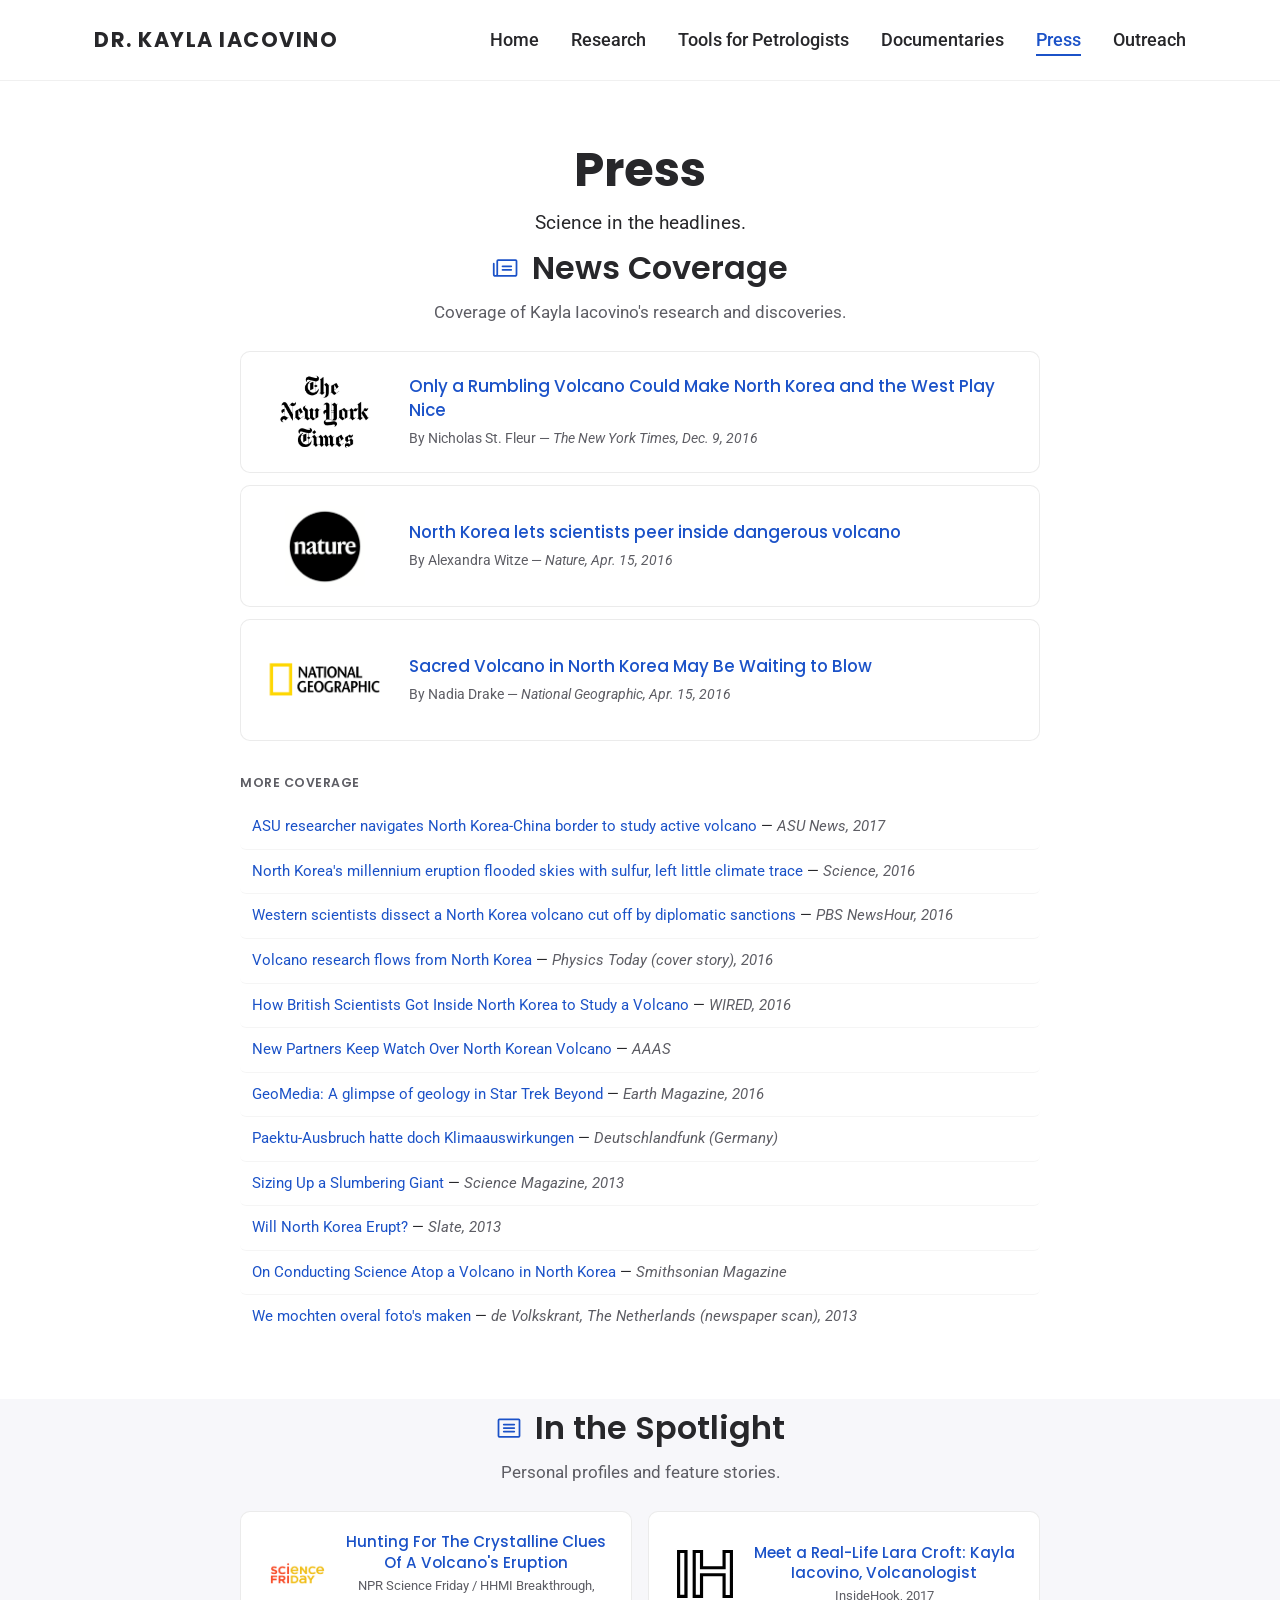
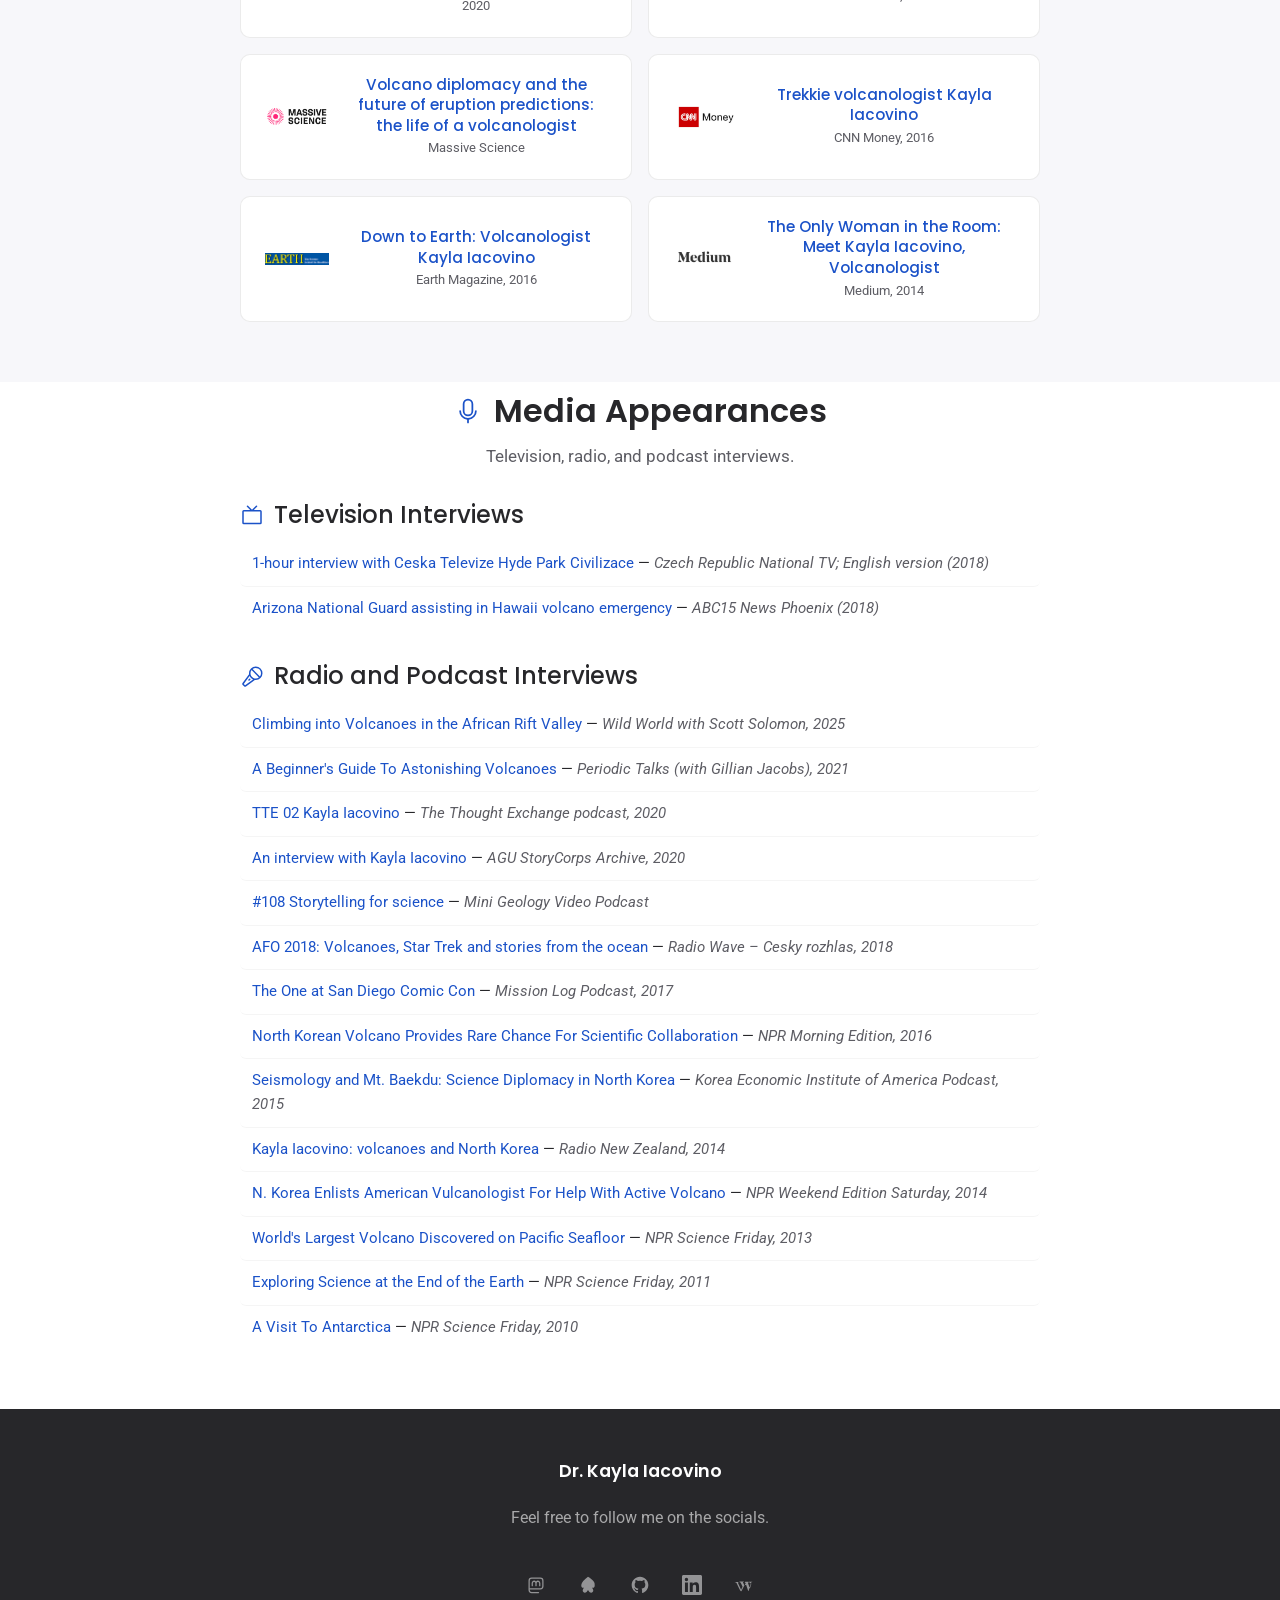
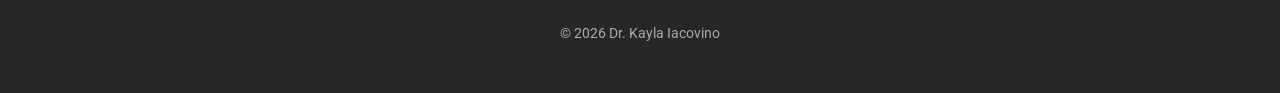
<file: press/index.html>
<!DOCTYPE html>
<html lang="en">
<head>
    <meta charset="UTF-8">
    <meta name="viewport" content="width=device-width, initial-scale=1.0">
    <title>Press — Dr. Kayla Iacovino</title>
    <link rel="preconnect" href="https://fonts.googleapis.com">
    <link rel="preconnect" href="https://fonts.gstatic.com" crossorigin>
    <link href="https://fonts.googleapis.com/css2?family=Poppins:wght@500;600;700&family=Roboto:wght@300;400&display=swap" rel="stylesheet">
    <link rel="stylesheet" href="../css/style.css">
</head>
<body>
    <!-- Navigation -->
    <nav class="site-nav">
        <div class="container">
            <a href="../index.html" class="site-nav__brand">Dr. Kayla Iacovino</a>
            <button class="nav-toggle" aria-label="Toggle navigation">
                <span></span><span></span><span></span>
            </button>
            <ul class="site-nav__links">
                <li><a href="../index.html">Home</a></li>
                <li><a href="../my-research/">Research</a></li>
                <li><a href="../tools-for-petrologists/">Tools for Petrologists</a></li>
                <li><a href="../documentaries/">Documentaries</a></li>
                <li><a href="../press/">Press</a></li>
                <li><a href="../outreach/">Outreach</a></li>
            </ul>
        </div>
    </nav>

    <main>
        <header class="page-header">
            <h1>Press</h1>
            <p class="page-header__subtitle">Science in the headlines.</p>
        </header>

        <!-- News Coverage -->
        <section class="content-band">
            <div class="section-header">
                <svg xmlns="http://www.w3.org/2000/svg" viewBox="0 0 256 256" fill="currentColor"><path d="M88,112a8,8,0,0,1,8-8h80a8,8,0,0,1,0,16H96A8,8,0,0,1,88,112Zm8,40h80a8,8,0,0,0,0-16H96a8,8,0,0,0,0,16ZM232,64V184a24,24,0,0,1-24,24H32A24,24,0,0,1,8,184.11V88a8,8,0,0,1,16,0v96a8,8,0,0,0,16,0V64A16,16,0,0,1,56,48H216A16,16,0,0,1,232,64Zm-16,0H56V184a23.84,23.84,0,0,1-1.37,8H208a8,8,0,0,0,8-8Z"/></svg>
                <h2>News Coverage</h2>
            </div>
            <p class="content-band__subtitle">Coverage of Kayla Iacovino's research and discoveries.</p>

            <div class="press-features">
                <article class="press-feature">
                    <img src="../images/news_logos/the-new-york-times-logo.jpg" alt="The New York Times">
                    <div>
                        <h3><a href="http://www.nytimes.com/2016/12/09/science/north-korea-mount-paektu-volcano.html?_r=0" target="_blank" rel="noopener">Only a Rumbling Volcano Could Make North Korea and the West Play Nice</a></h3>
                        <p>By Nicholas St. Fleur — <span class="source">The New York Times, Dec. 9, 2016</span></p>
                    </div>
                </article>

                <article class="press-feature">
                    <img src="../images/news_logos/nature_magazine_logo.png" alt="Nature Magazine">
                    <div>
                        <h3><a href="http://www.nature.com/news/north-korea-lets-scientists-peer-inside-dangerous-volcano-1.19751" target="_blank" rel="noopener">North Korea lets scientists peer inside dangerous volcano</a></h3>
                        <p>By Alexandra Witze — <span class="source">Nature, Apr. 15, 2016</span></p>
                    </div>
                </article>

                <article class="press-feature">
                    <img src="../images/news_logos/nat_geo_logo.png" alt="National Geographic">
                    <div>
                        <h3><a href="http://news.nationalgeographic.com/2016/04/160415-sacred-volcano-north-korea-waiting-eruption-science/" target="_blank" rel="noopener">Sacred Volcano in North Korea May Be Waiting to Blow</a></h3>
                        <p>By Nadia Drake — <span class="source">National Geographic, Apr. 15, 2016</span></p>
                    </div>
                </article>
            </div>

            <p class="press-more-label">More Coverage</p>
            <ul class="media-list">
                <li><a href="https://news.asu.edu/20170103-global-engagement-asu-researcher-navigates-north-korea-china-border-study-active-volcano" target="_blank" rel="noopener">ASU researcher navigates North Korea-China border to study active volcano</a> — <span class="source">ASU News, 2017</span></li>
                <li><a href="https://www.science.org/content/article/north-korea-s-millennium-eruption-flooded-skies-sulfur-left-little-climate-trace" target="_blank" rel="noopener">North Korea's millennium eruption flooded skies with sulfur, left little climate trace</a> — <span class="source">Science, 2016</span></li>
                <li><a href="https://www.pbs.org/newshour/science/western-scientists-dissect-a-north-korea-volcano-cutoff-by-diplomatic-sanctions" target="_blank" rel="noopener">Western scientists dissect a North Korea volcano cut off by diplomatic sanctions</a> — <span class="source">PBS NewsHour, 2016</span></li>
                <li><a href="http://physicstoday.scitation.org/doi/full/10.1063/PT.3.3076" target="_blank" rel="noopener">Volcano research flows from North Korea</a> — <span class="source">Physics Today (cover story), 2016</span></li>
                <li><a href="http://www.wired.com/2016/04/north-korea-opens-arms-volcano-western-scientists/" target="_blank" rel="noopener">How British Scientists Got Inside North Korea to Study a Volcano</a> — <span class="source">WIRED, 2016</span></li>
                <li><a href="http://www.aaas.org/news/new-partners-keep-watch-over-north-korean-volcano" target="_blank" rel="noopener">New Partners Keep Watch Over North Korean Volcano</a> — <span class="source">AAAS</span></li>
                <li><a href="https://www.earthmagazine.org/article/geomedia-film-glimpse-geology-star-trek-beyond/" target="_blank" rel="noopener">GeoMedia: A glimpse of geology in Star Trek Beyond</a> — <span class="source">Earth Magazine, 2016</span></li>
                <li><a href="http://www.deutschlandfunk.de/jahrtausend-eruption-paektu-ausbruch-hatte-doch.676.de.html?dram:article_id=373166" target="_blank" rel="noopener">Paektu-Ausbruch hatte doch Klimaauswirkungen</a> — <span class="source">Deutschlandfunk (Germany)</span></li>
                <li><a href="http://www.sciencemag.org/content/341/6150/1060" target="_blank" rel="noopener">Sizing Up a Slumbering Giant</a> — <span class="source">Science Magazine, 2013</span></li>
                <li><a href="http://www.slate.com/articles/health_and_science/new_scientist/2013/09/north_korea_volcano_seismologists_study_whether_mount_paektu_could_erupt.html" target="_blank" rel="noopener">Will North Korea Erupt?</a> — <span class="source">Slate, 2013</span></li>
                <li><a href="http://www.smithsonianmag.com/science-nature/on-conducting-science-atop-a-volcano-in-north-korea-4187389/" target="_blank" rel="noopener">On Conducting Science Atop a Volcano in North Korea</a> — <span class="source">Smithsonian Magazine</span></li>
                <li><a href="../images/Volkskrant1.jpg" target="_blank" rel="noopener">We mochten overal foto's maken</a> — <span class="source">de Volkskrant, The Netherlands (newspaper scan), 2013</span></li>
            </ul>
        </section>

        <!-- In the Spotlight -->
        <section class="content-band content-band--alt">
            <div class="section-header">
                <svg xmlns="http://www.w3.org/2000/svg" viewBox="0 0 256 256" fill="currentColor"><path d="M216,40H40A16,16,0,0,0,24,56V200a16,16,0,0,0,16,16H216a16,16,0,0,0,16-16V56A16,16,0,0,0,216,40Zm0,160H40V56H216V200ZM184,96a8,8,0,0,1-8,8H80a8,8,0,0,1,0-16h96A8,8,0,0,1,184,96Zm0,32a8,8,0,0,1-8,8H80a8,8,0,0,1,0-16h96A8,8,0,0,1,184,128Zm0,32a8,8,0,0,1-8,8H80a8,8,0,0,1,0-16h96A8,8,0,0,1,184,160Z"/></svg>
                <h2>In the Spotlight</h2>
            </div>
            <p class="content-band__subtitle">Personal profiles and feature stories.</p>

            <div class="spotlight-grid">
                <a href="https://www.sciencefriday.com/segments/volcano-crystals/" target="_blank" rel="noopener" class="spotlight-card">
                    <img src="../images/news_logos/science_friday_logo.png" alt="Science Friday" class="spotlight-card__logo">
                    <div class="spotlight-card__text">
                        <h3>Hunting For The Crystalline Clues Of A Volcano's Eruption</h3>
                        <p>NPR Science Friday / HHMI Breakthrough, 2020</p>
                    </div>
                </a>
                <a href="https://www.insidehook.com/adventure/meet-real-life-lara-croft-kayla-iacovino-volcanologist" target="_blank" rel="noopener" class="spotlight-card">
                    <img src="../images/news_logos/insidehook_logo.svg" alt="InsideHook" class="spotlight-card__logo">
                    <div class="spotlight-card__text">
                        <h3>Meet a Real-Life Lara Croft: Kayla Iacovino, Volcanologist</h3>
                        <p>InsideHook, 2017</p>
                    </div>
                </a>
                <a href="https://massivesci.com/articles/volcano-volcanologist-kayla-iacovino-science-friday/" target="_blank" rel="noopener" class="spotlight-card">
                    <img src="../images/news_logos/massive_sci_logo.png" alt="Massive Science" class="spotlight-card__logo">
                    <div class="spotlight-card__text">
                        <h3>Volcano diplomacy and the future of eruption predictions: the life of a volcanologist</h3>
                        <p>Massive Science</p>
                    </div>
                </a>
                <a href="http://money.cnn.com/2016/08/22/technology/trekkie-volcanologist-kayla-iacovino/" target="_blank" rel="noopener" class="spotlight-card">
                    <img src="../images/news_logos/cnn_money_logo.jpg" alt="CNN Money" class="spotlight-card__logo">
                    <div class="spotlight-card__text">
                        <h3>Trekkie volcanologist Kayla Iacovino</h3>
                        <p>CNN Money, 2016</p>
                    </div>
                </a>
                <a href="http://www.earthmagazine.org/article/down-earth-volcanologist-kayla-iacovino" target="_blank" rel="noopener" class="spotlight-card">
                    <img src="../images/earth.png" alt="Earth Magazine" class="spotlight-card__logo">
                    <div class="spotlight-card__text">
                        <h3>Down to Earth: Volcanologist Kayla Iacovino</h3>
                        <p>Earth Magazine, 2016</p>
                    </div>
                </a>
                <a href="https://medium.com/the-only-woman-in-the-room/b73038599782" target="_blank" rel="noopener" class="spotlight-card">
                    <img src="../images/news_logos/medium_logo.png" alt="Medium" class="spotlight-card__logo">
                    <div class="spotlight-card__text">
                        <h3>The Only Woman in the Room: Meet Kayla Iacovino, Volcanologist</h3>
                        <p>Medium, 2014</p>
                    </div>
                </a>
            </div>
        </section>

        <!-- Media Appearances -->
        <section class="content-band">
            <div class="section-header">
                <svg xmlns="http://www.w3.org/2000/svg" viewBox="0 0 256 256" fill="currentColor"><path d="M128,176a48.05,48.05,0,0,0,48-48V64a48,48,0,0,0-96,0v64A48.05,48.05,0,0,0,128,176ZM96,64a32,32,0,0,1,64,0v64a32,32,0,0,1-64,0Zm40,143.6V232a8,8,0,0,1-16,0V207.6A80.11,80.11,0,0,1,48,128a8,8,0,0,1,16,0,64,64,0,0,0,128,0,8,8,0,0,1,16,0A80.11,80.11,0,0,1,136,207.6Z"/></svg>
                <h2>Media Appearances</h2>
            </div>
            <p class="content-band__subtitle">Television, radio, and podcast interviews.</p>

            <div class="media-category">
                <svg xmlns="http://www.w3.org/2000/svg" viewBox="0 0 256 256" fill="currentColor"><path d="M216,64H147.31l34.35-34.34a8,8,0,1,0-11.32-11.32L128,60.69,85.66,18.34A8,8,0,0,0,74.34,29.66L108.69,64H40A16,16,0,0,0,24,80V200a16,16,0,0,0,16,16H216a16,16,0,0,0,16-16V80A16,16,0,0,0,216,64Zm0,136H40V80H216V200Z"/></svg>
                <h3>Television Interviews</h3>
            </div>
            <ul class="media-list">
                <li><a href="http://www.ceskatelevize.cz/porady/10441294653-hyde-park-civilizace/9271-english/31540-kayla-iacovino/" target="_blank" rel="noopener">1-hour interview with Ceska Televize Hyde Park Civilizace</a> — <span class="source">Czech Republic National TV; English version (2018)</span></li>
                <li><a href="https://www.abc15.com/news/region-phoenix-metro/central-phoenix/arizona-national-guard-assisting-in-hawaii-volcano-emergency" target="_blank" rel="noopener">Arizona National Guard assisting in Hawaii volcano emergency</a> — <span class="source">ABC15 News Phoenix (2018)</span></li>
            </ul>

            <div class="media-category">
                <svg xmlns="http://www.w3.org/2000/svg" viewBox="0 0 256 256" fill="currentColor"><path d="M168,16A72.07,72.07,0,0,0,96,88a73.29,73.29,0,0,0,.63,9.42L27.12,192.22A15.93,15.93,0,0,0,28.71,213L43,227.29a15.93,15.93,0,0,0,20.78,1.59l94.81-69.53A73.29,73.29,0,0,0,168,160a72,72,0,1,0,0-144Zm56,72a55.72,55.72,0,0,1-11.16,33.52L134.49,43.16A56,56,0,0,1,224,88ZM54.32,216,40,201.68,102.14,117A72.37,72.37,0,0,0,139,153.86ZM112,88a55.67,55.67,0,0,1,11.16-33.51l78.34,78.34A56,56,0,0,1,112,88Zm-2.35,58.34a8,8,0,0,1,0,11.31l-8,8a8,8,0,1,1-11.31-11.31l8-8A8,8,0,0,1,109.67,146.33Z"/></svg>
                <h3>Radio and Podcast Interviews</h3>
            </div>
            <ul class="media-list">
                <li><a href="https://www.wildworldshow.com/s2e11" target="_blank" rel="noopener">Climbing into Volcanoes in the African Rift Valley</a> — <span class="source">Wild World with Scott Solomon, 2025</span></li>
                <li><a href="https://podcasts.apple.com/us/podcast/a-beginners-guide-to-astonishing-volcanoes-w-kayla/id1551381000?i=1000530123489" target="_blank" rel="noopener">A Beginner's Guide To Astonishing Volcanoes</a> — <span class="source">Periodic Talks (with Gillian Jacobs), 2021</span></li>
                <li><a href="https://podcasts.apple.com/gb/podcast/tte-02-kayla-iacovino/id1515131794?i=1000477954876" target="_blank" rel="noopener">TTE 02 Kayla Iacovino</a> — <span class="source">The Thought Exchange podcast, 2020</span></li>
                <li><a href="https://archive.storycorps.org/interviews/these-are-really-big-questions-that-right-now-no-one-could-really-answer-an-interview-with-kayla-iacovino/" target="_blank" rel="noopener">An interview with Kayla Iacovino</a> — <span class="source">AGU StoryCorps Archive, 2020</span></li>
                <li><a href="https://www.youtube.com/watch?v=NrbpBBnXBSI" target="_blank" rel="noopener">#108 Storytelling for science</a> — <span class="source">Mini Geology Video Podcast</span></li>
                <li><a href="https://wave.rozhlas.cz/afo-2018-sopky-star-trek-a-historky-z-oceanu-7192790" target="_blank" rel="noopener">AFO 2018: Volcanoes, Star Trek and stories from the ocean</a> — <span class="source">Radio Wave – Cesky rozhlas, 2018</span></li>
                <li><a href="https://www.missionlogpodcast.com/the-one-with-kayla-iacovino/" target="_blank" rel="noopener">The One at San Diego Comic Con</a> — <span class="source">Mission Log Podcast, 2017</span></li>
                <li><a href="http://www.npr.org/sections/parallels/2016/12/01/503626674/north-korean-volcano-provides-rare-chance-for-scientific-collaboration" target="_blank" rel="noopener">North Korean Volcano Provides Rare Chance For Scientific Collaboration</a> — <span class="source">NPR Morning Edition, 2016</span></li>
                <li><a href="http://www.keia.org/podcast/seismology-and-mt-baekdu-science-diplomacy-north-korea" target="_blank" rel="noopener">Seismology and Mt. Baekdu: Science Diplomacy in North Korea</a> — <span class="source">Korea Economic Institute of America Podcast, 2015</span></li>
                <li><a href="http://www.radionz.co.nz/national/programmes/saturday/audio/2584263/kayla-iacovino-volcanoes-and-north-korea" target="_blank" rel="noopener">Kayla Iacovino: volcanoes and North Korea</a> — <span class="source">Radio New Zealand, 2014</span></li>
                <li><a href="https://www.npr.org/2014/02/22/281113253/n-korea-enlists-american-vulcanologist-for-help-with-active-volcano" target="_blank" rel="noopener">N. Korea Enlists American Vulcanologist For Help With Active Volcano</a> — <span class="source">NPR Weekend Edition Saturday, 2014</span></li>
                <li><a href="http://www.sciencefriday.com/segments/worlds-largest-volcano-discovered-on-pacific-seafloor/" target="_blank" rel="noopener">World's Largest Volcano Discovered on Pacific Seafloor</a> — <span class="source">NPR Science Friday, 2013</span></li>
                <li><a href="https://soundcloud.com/kayla-iacovino/exploring-science-at-the-end" target="_blank" rel="noopener">Exploring Science at the End of the Earth</a> — <span class="source">NPR Science Friday, 2011</span></li>
                <li><a href="http://www.npr.org/2010/12/31/132523407/A-Visit-To-Antarctica" target="_blank" rel="noopener">A Visit To Antarctica</a> — <span class="source">NPR Science Friday, 2010</span></li>
            </ul>
        </section>
    </main>

    <!-- Footer -->
    <footer class="site-footer">
        <div class="container">
            <a href="../index.html" class="site-footer__brand">Dr. Kayla Iacovino</a>
            <p>Feel free to follow me on the socials.</p>
            <div class="social-links">
                <a rel="me" href="https://beige.party/@Kayla" aria-label="Mastodon" target="_blank" rel="noopener">
                    <svg xmlns="http://www.w3.org/2000/svg" width="32" height="32" fill="#000000" viewBox="0 0 256 256"><path d="M184,32H72A40,40,0,0,0,32,72V192a40,40,0,0,0,40,40h88a8,8,0,0,0,0-16H72a24,24,0,0,1-24-24v-8H184a40,40,0,0,0,40-40V72A40,40,0,0,0,184,32Zm24,112a24,24,0,0,1-24,24H48V72A24,24,0,0,1,72,48H184a24,24,0,0,1,24,24Zm-24-40v32a8,8,0,0,1-16,0V104a16,16,0,0,0-32,0v32a8,8,0,0,1-16,0V104a16,16,0,0,0-32,0v32a8,8,0,0,1-16,0V104a32,32,0,0,1,56-21.13A32,32,0,0,1,184,104Z"></path></svg>                </a>
                <a href="https://bsky.app/profile/kaylaiacovino.com" aria-label="Bluesky" target="_blank" rel="noopener">
                    <svg viewBox="0 0 24 24"><path d="M12 2C7.1 5.4 4.4 9.2 4 11.6c-.4 2.3.7 4.1 3.2 3.7-1.3 1.7-2.3 3.5-.8 5.2 2 2.3 4.3-.1 5.6-2.5 1.3 2.4 3.6 4.8 5.6 2.5 1.5-1.7.5-3.5-.8-5.2 2.5.4 3.6-1.4 3.2-3.7C20.6 9.2 17.9 5.4 12 2z"/></svg>
                </a>
                <a href="https://github.com/kaylai" aria-label="GitHub" target="_blank" rel="noopener">
                    <svg viewBox="0 0 24 24"><path d="M12 2C6.477 2 2 6.477 2 12c0 4.42 2.865 8.166 6.839 9.489.5.092.682-.217.682-.482 0-.237-.008-.866-.013-1.7-2.782.604-3.369-1.34-3.369-1.34-.454-1.156-1.11-1.462-1.11-1.462-.908-.62.069-.608.069-.608 1.003.07 1.531 1.03 1.531 1.03.892 1.529 2.341 1.087 2.91.832.092-.647.35-1.088.636-1.338-2.22-.253-4.555-1.11-4.555-4.943 0-1.091.39-1.984 1.029-2.683-.103-.253-.446-1.27.098-2.647 0 0 .84-.269 2.75 1.025A9.578 9.578 0 0 1 12 6.836a9.59 9.59 0 0 1 2.504.337c1.909-1.294 2.747-1.025 2.747-1.025.546 1.377.203 2.394.1 2.647.64.699 1.028 1.592 1.028 2.683 0 3.842-2.339 4.687-4.566 4.935.359.309.678.919.678 1.852 0 1.336-.012 2.415-.012 2.743 0 .267.18.578.688.48C19.138 20.162 22 16.418 22 12c0-5.523-4.477-10-10-10z"/></svg>
                </a>
                <a href="https://www.linkedin.com/in/kayla-iacovino/" aria-label="LinkedIn" target="_blank" rel="noopener">
                    <svg viewBox="0 0 24 24"><path d="M20.447 20.452h-3.554v-5.569c0-1.328-.027-3.037-1.852-3.037-1.853 0-2.136 1.445-2.136 2.939v5.667H9.351V9h3.414v1.561h.046c.477-.9 1.637-1.85 3.37-1.85 3.601 0 4.267 2.37 4.267 5.455v6.286zM5.337 7.433a2.062 2.062 0 0 1-2.063-2.065 2.064 2.064 0 1 1 2.063 2.065zm1.782 13.019H3.555V9h3.564v11.452zM22.225 0H1.771C.792 0 0 .774 0 1.729v20.542C0 23.227.792 24 1.771 24h20.451C23.2 24 24 23.227 24 22.271V1.729C24 .774 23.2 0 22.222 0h.003z"/></svg>
                </a>
                <a href="https://en.wikipedia.org/wiki/Kayla_Iacovino" aria-label="Wikipedia" target="_blank" rel="noopener">
                    <svg viewBox="0 0 24 24"><path d="M12.09 13.119c-.936 1.932-2.217 4.548-2.853 5.728-.616 1.074-1.127.912-1.558.17C7.077 17.96 5.12 13.96 3.2 9.98c-.092-.19-.22-.38-.353-.536-.137-.156-.395-.327-.635-.395C1.727 8.9 1.4 8.86 1 8.82v-.45h4.83v.45c-.544.058-1.036.156-1.036.538 0 .19.078.378.156.566l3.572 7.79 1.746-3.57L8.64 10.38c-.253-.538-.526-.986-.76-1.227-.233-.24-.593-.37-.952-.4L6.66 8.38v-.46h5.06v.46c-.498.058-.92.137-.92.456 0 .175.078.39.176.585l1.647 3.458 1.595-3.264c.098-.194.176-.41.176-.595 0-.38-.547-.478-1.023-.536v-.46h3.88v.46c-.312.02-.644.078-.878.2-.234.124-.46.37-.633.674L12.09 13.12zm6.98-3.72c-.156-.537-.382-.798-.867-.846-.109-.01-.3-.02-.5-.02v-.45h4.19v.45c-.84.09-1.22.376-1.56 1.407L17.46 19.25h-.39L13.85 9.68c-.156-.41-.418-.636-.816-.66v-.56h4.72v.56c-.62.02-.98.174-.98.5 0 .136.04.312.117.526l2.18 6.05 1.77-5.596z"/></svg>
                </a>
            </div>
            <p class="site-footer__copy">&copy; 2026 Dr. Kayla Iacovino</p>
        </div>
    </footer>

    <script src="../js/main.js"></script>
</body>
</html>
</file>
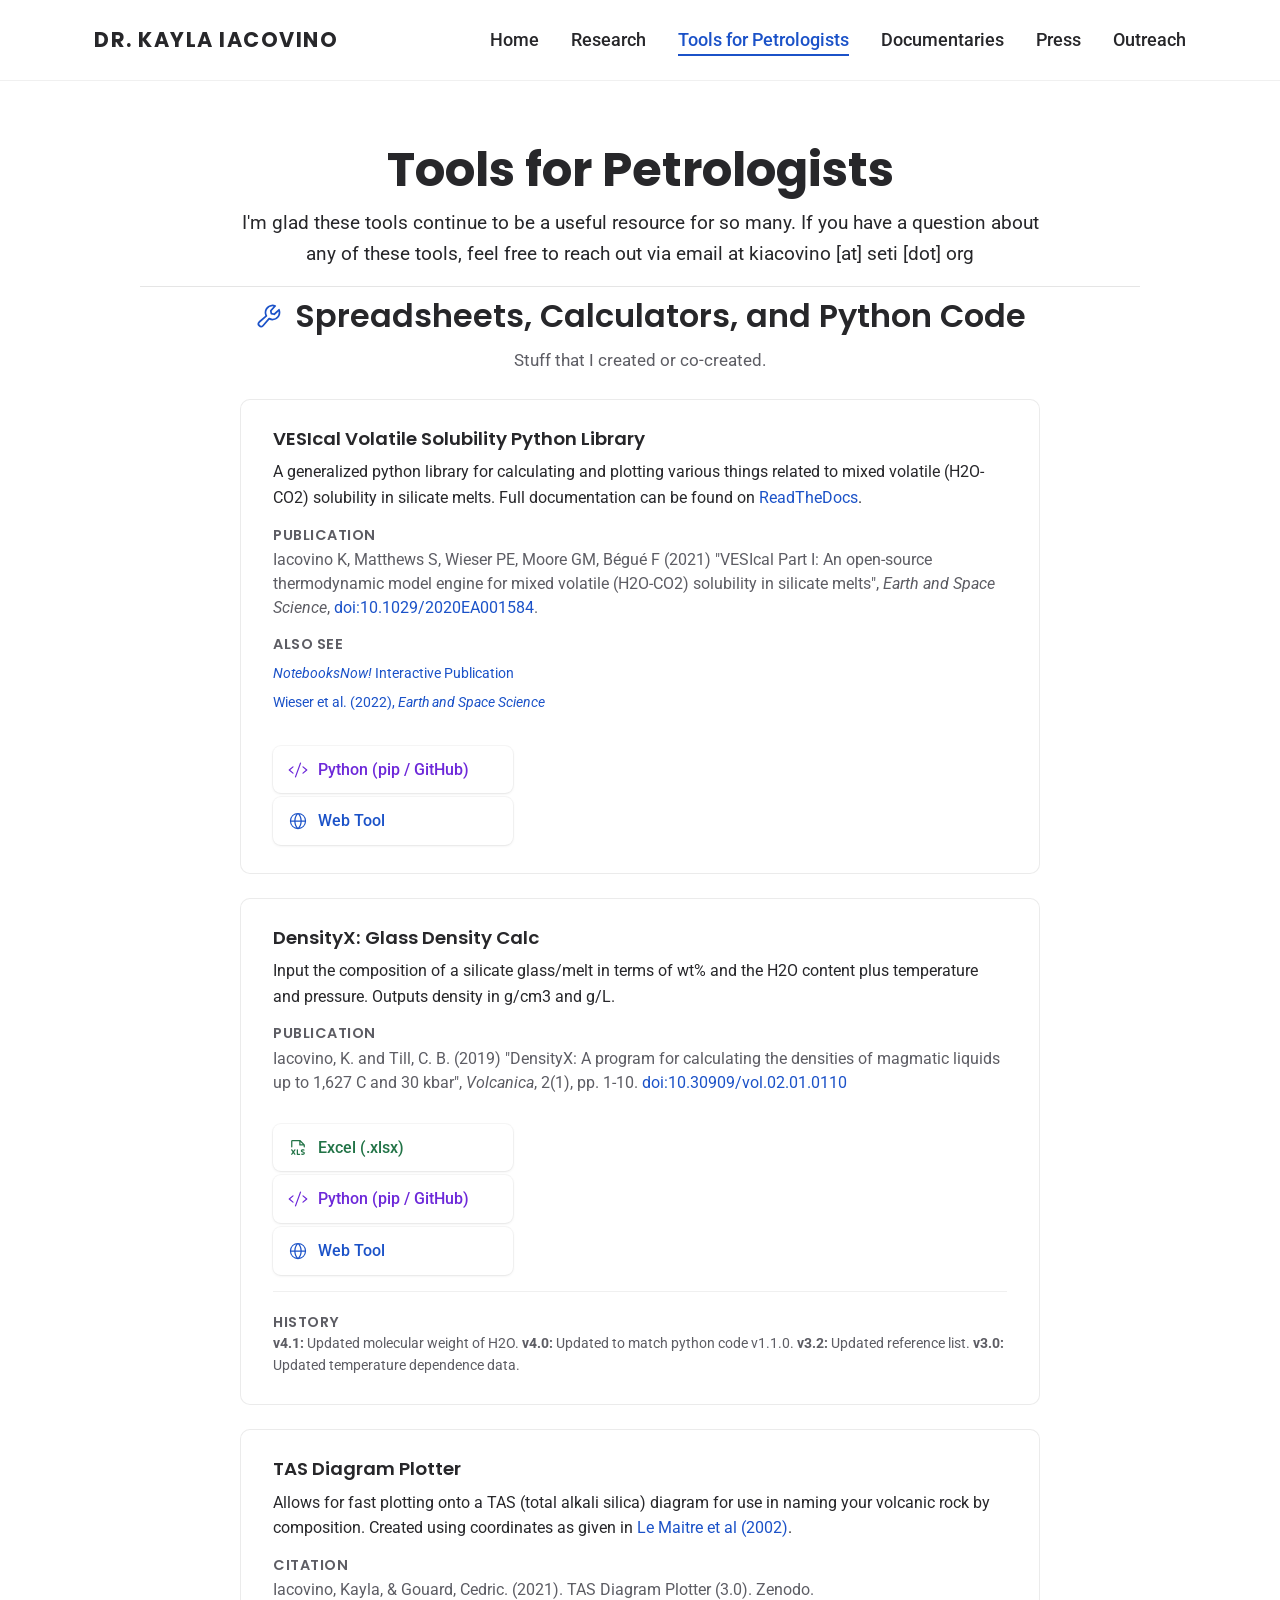
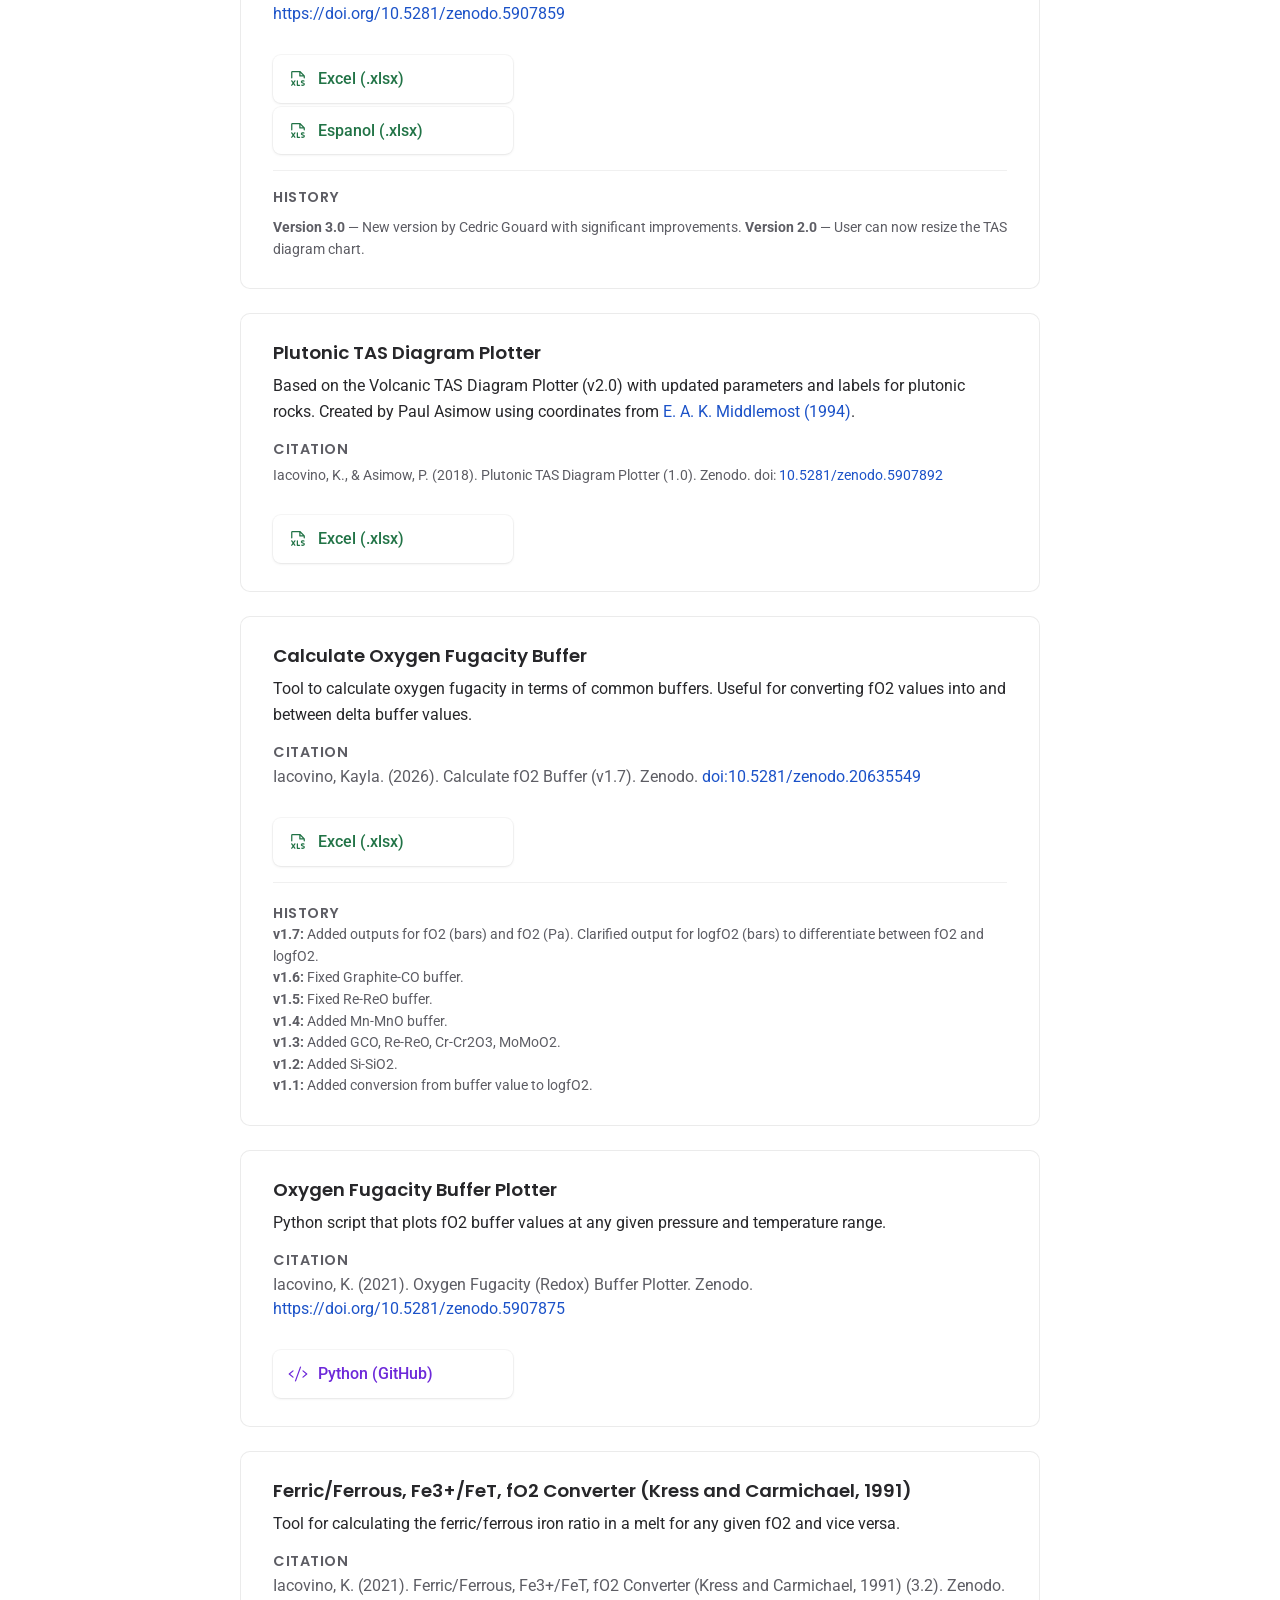
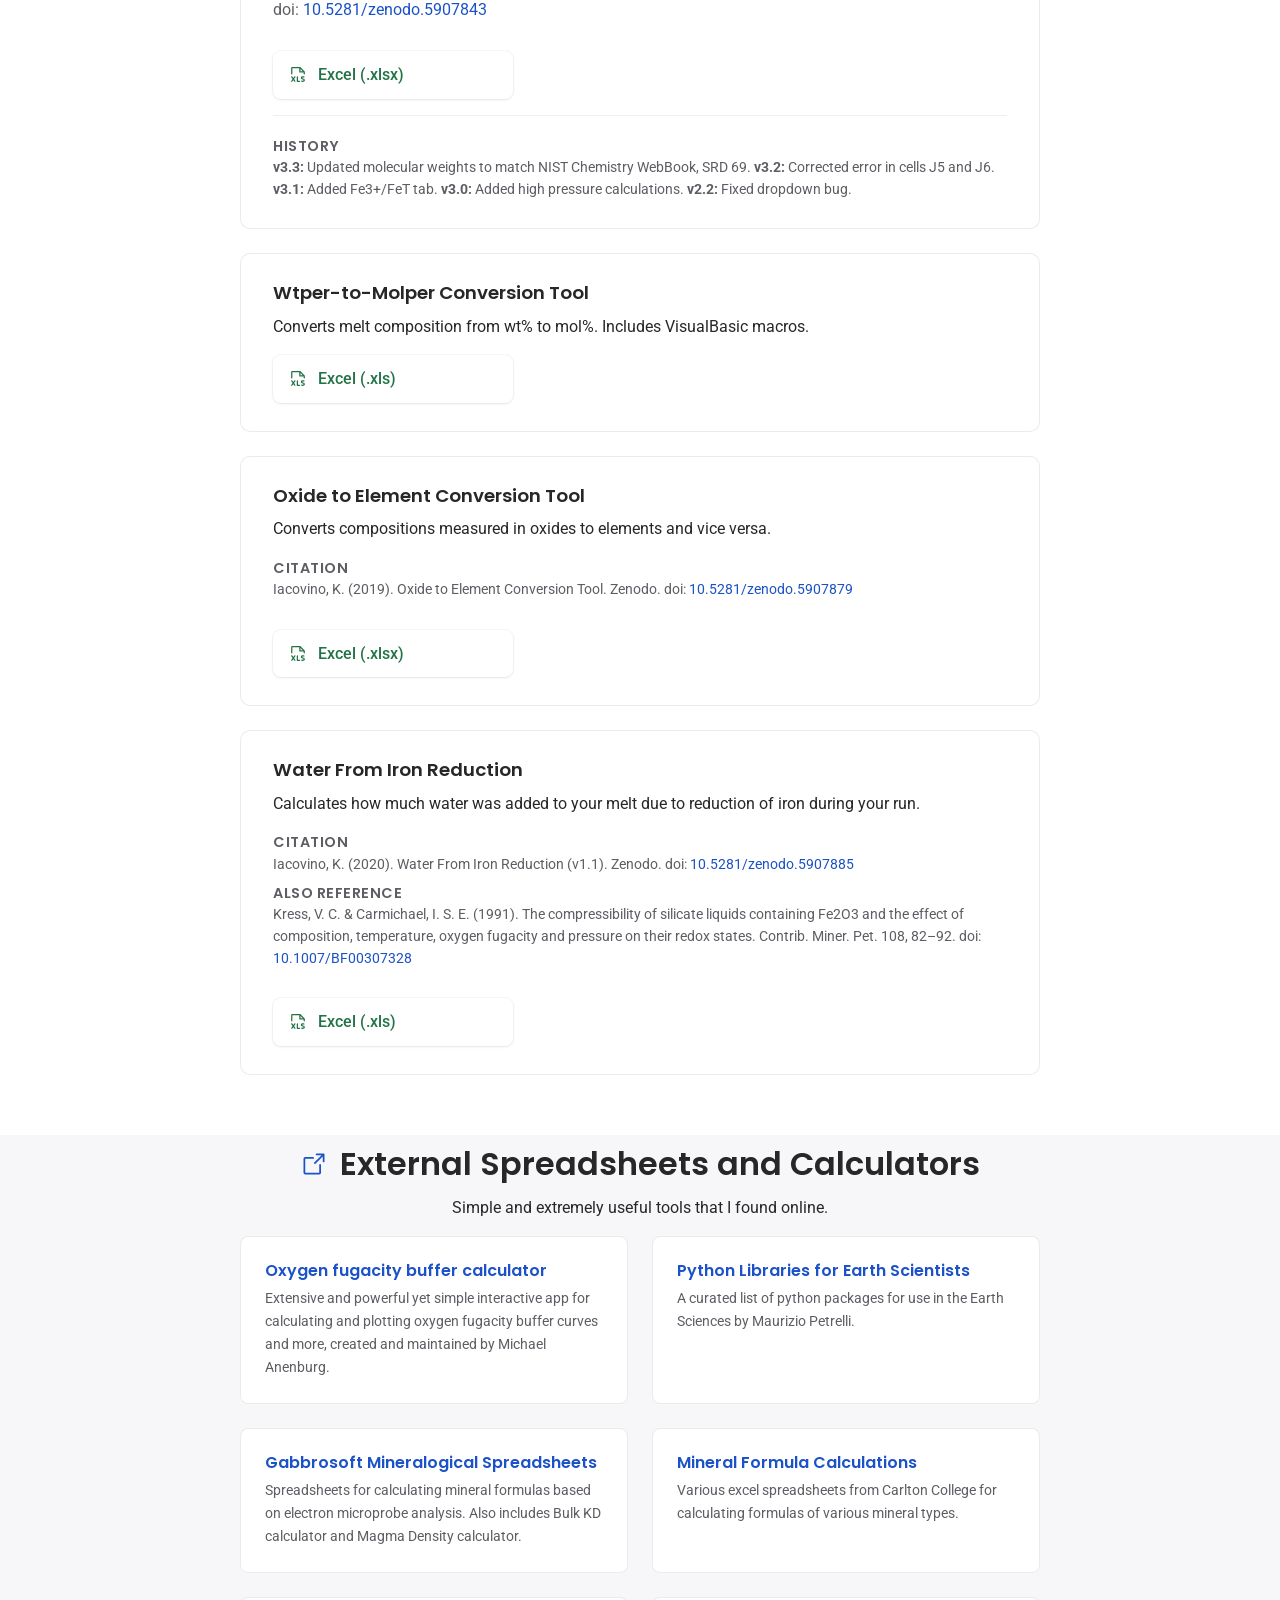
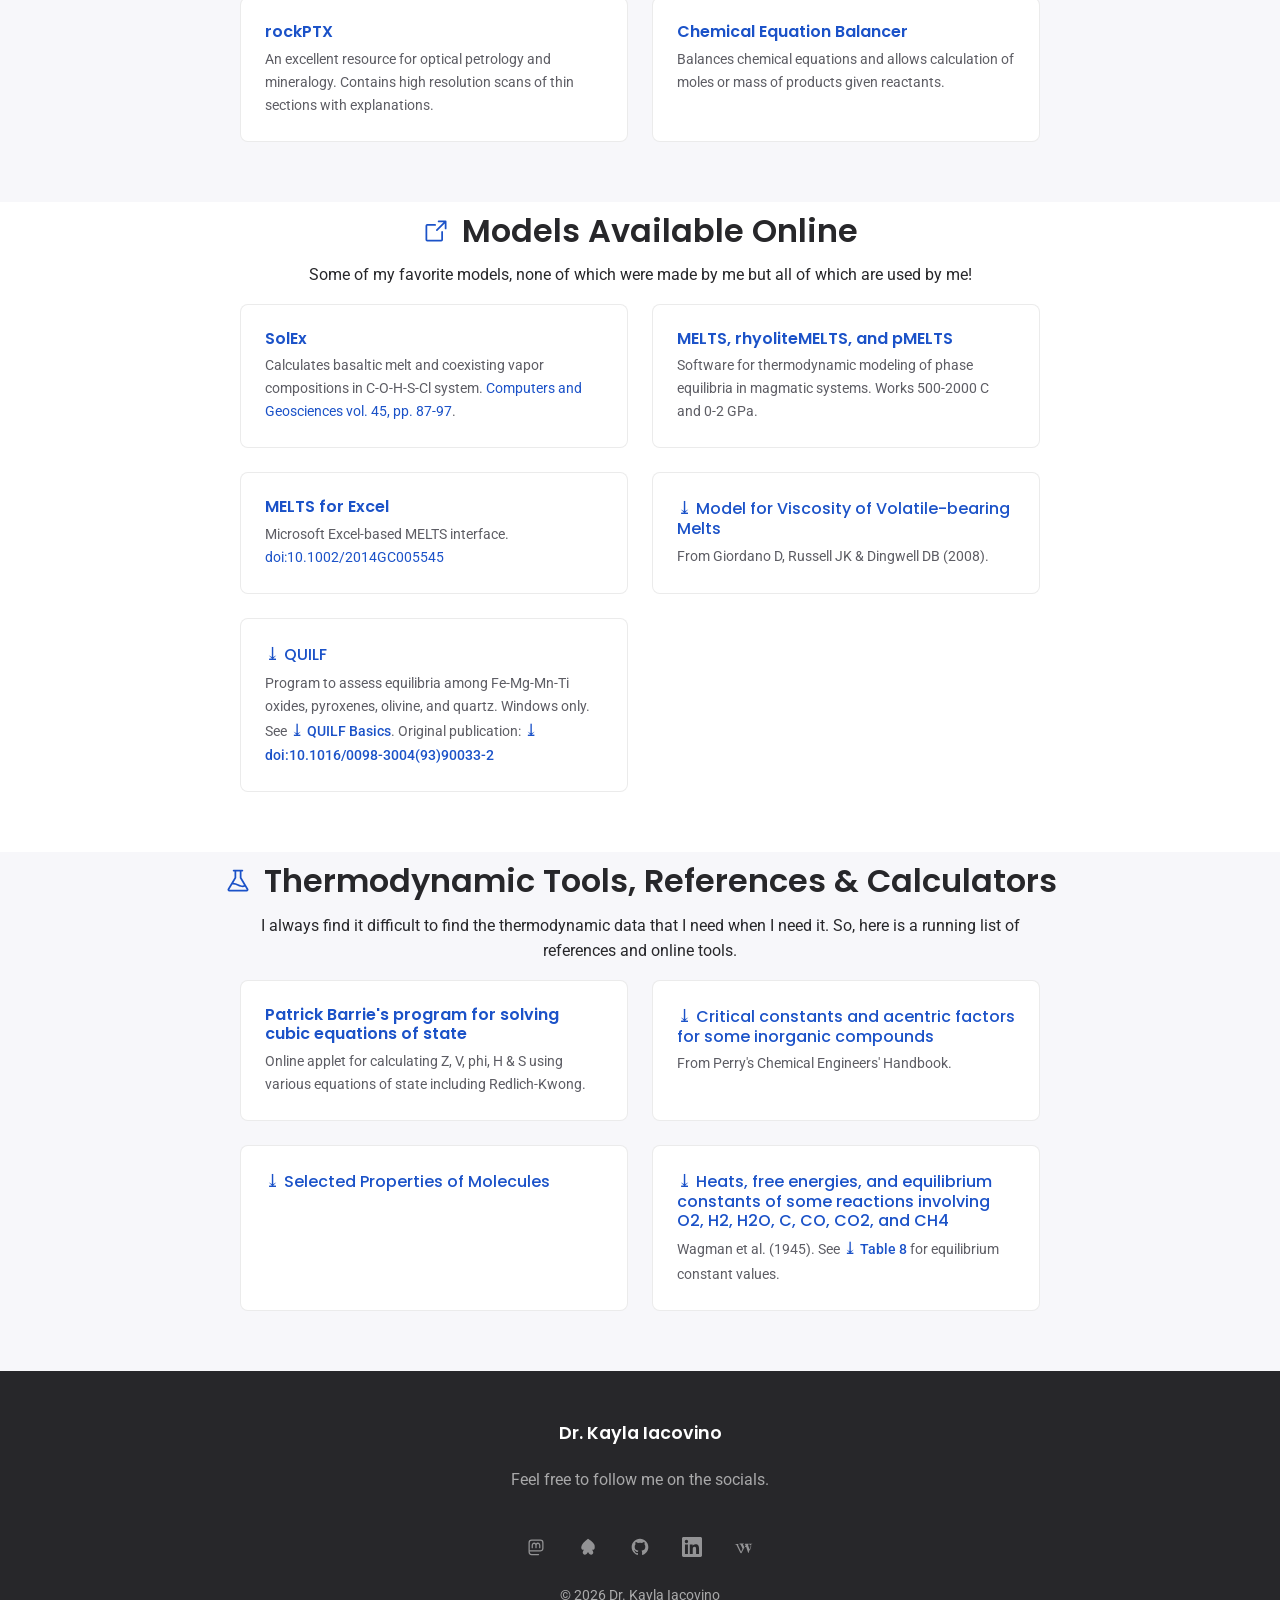
<file: tools-for-petrologists/index.html>
<!DOCTYPE html>
<html lang="en">
<head>
    <meta charset="UTF-8">
    <meta name="viewport" content="width=device-width, initial-scale=1.0">
    <title>Tools for Petrologists — Dr. Kayla Iacovino</title>
    <link rel="preconnect" href="https://fonts.googleapis.com">
    <link rel="preconnect" href="https://fonts.gstatic.com" crossorigin>
    <link href="https://fonts.googleapis.com/css2?family=Poppins:wght@500;600;700&family=Roboto:wght@300;400&display=swap" rel="stylesheet">
    <link rel="stylesheet" href="../css/style.css">
</head>
<body>
    <!-- Navigation -->
    <nav class="site-nav">
        <div class="container">
            <a href="../index.html" class="site-nav__brand">Dr. Kayla Iacovino</a>
            <button class="nav-toggle" aria-label="Toggle navigation">
                <span></span><span></span><span></span>
            </button>
            <ul class="site-nav__links">
                <li><a href="../index.html">Home</a></li>
                <li><a href="../my-research/">Research</a></li>
                <li><a href="../tools-for-petrologists/">Tools for Petrologists</a></li>
                <li><a href="../documentaries/">Documentaries</a></li>
                <li><a href="../press/">Press</a></li>
                <li><a href="../outreach/">Outreach</a></li>
            </ul>
        </div>
    </nav>

    <!-- Main Content -->
    <main>
        <!-- Page Header -->
        <header class="page-header">
            <h1>Tools for Petrologists</h1>
            <p class="page-header__subtitle">I'm glad these tools continue to be a useful resource for so many. If you have a question about any of these tools, feel free to reach out via email at kiacovino [at] seti [dot] org</p>
            <div class="divider--wide"></div>
        </header>

        <!-- Section 1: Spreadsheets, Calculators, and Python Code -->
        <section class="content-band">
            <div class="section-header">
                <!-- Phosphor Wrench -->
                <svg xmlns="http://www.w3.org/2000/svg" viewBox="0 0 256 256" fill="currentColor"><path d="M226.76,69a8,8,0,0,0-12.84-2.88l-40.3,37.19-17.23-3.7-3.7-17.23,37.19-40.3A8,8,0,0,0,187,29.24,72,72,0,0,0,88,96,72.34,72.34,0,0,0,94,124.94L33.79,177c-.15.12-.29.26-.43.39a32,32,0,0,0,45.26,45.26c.13-.13.27-.28.39-.42L131.06,162A72,72,0,0,0,232,96,71.56,71.56,0,0,0,226.76,69ZM160,152a56.14,56.14,0,0,1-27.07-7,8,8,0,0,0-9.92,1.77L67.11,211.51a16,16,0,0,1-22.62-22.62L109.18,133a8,8,0,0,0,1.77-9.93,56,56,0,0,1,58.36-82.31l-31.2,33.81a8,8,0,0,0-1.94,7.1L141.83,108a8,8,0,0,0,6.14,6.14l26.35,5.66a8,8,0,0,0,7.1-1.94l33.81-31.2A56.06,56.06,0,0,1,160,152Z"/></svg>
                <h2>Spreadsheets, Calculators, and Python Code</h2>
            </div>
            <p class="content-band__subtitle">Stuff that I created or co-created.</p>

            <!-- Tool: VESIcal Volatile Solubility Python Library -->
            <div class="petro-tool">
                <h4 class="petro-tool__name">VESIcal Volatile Solubility Python Library</h4>
                <p class="petro-tool__desc">A generalized python library for calculating and plotting various things related to mixed volatile (H2O-CO2) solubility in silicate melts. Full documentation can be found on <a href="https://vesical.readthedocs.io/en/latest/" target="_blank" rel="noopener">ReadTheDocs</a>.
                <div class="petro-tool__pubs">
                    <h5 class="petro-tool__pubs-heading">Publication</h5>
                    <p class="petro-tool__pubs-cite">Iacovino K, Matthews S, Wieser PE, Moore GM, Bégué F (2021) "VESIcal Part I: An open-source thermodynamic model engine for mixed volatile (H2O-CO2) solubility in silicate melts", <em>Earth and Space Science</em>, <a href="https://agupubs.onlinelibrary.wiley.com/doi/10.1029/2020EA001584">doi:10.1029/2020EA001584</a>.</p>
                    <h5 class="petro-tool__pubs-heading">Also see</h5>
                    <ul class="petro-tool__pubs-list">
                        <li><a href="https://agu.curve.space/articles/NN0001" target="_blank" rel="noopener"><em>NotebooksNow!</em> Interactive Publication</a></li>
                        <li><a href="https://agupubs.onlinelibrary.wiley.com/doi/10.1029/2021EA001932" target="_blank" rel="noopener">Wieser et al. (2022), <em>Earth and Space Science</em></a></li>
                    </ul>
                </div>
                <div class="petro-tool__formats">
                    <a href="https://github.com/kaylai/VESIcal" class="petro-tool__format petro-tool__format--python" target="_blank" rel="noopener"><svg xmlns="http://www.w3.org/2000/svg" viewBox="0 0 256 256" fill="currentColor"><path d="M69.12,94.15,28.5,128l40.62,33.85a8,8,0,1,1-10.24,12.29l-48-40a8,8,0,0,1,0-12.29l48-40a8,8,0,0,1,10.24,12.3Zm176,27.7-48-40a8,8,0,1,0-10.24,12.3L227.5,128l-40.62,33.85a8,8,0,1,0,10.24,12.29l48-40a8,8,0,0,0,0-12.29ZM162.73,32.48a8,8,0,0,0-10.25,4.79l-64,176a8,8,0,0,0,4.79,10.26A8.14,8.14,0,0,0,96,224a8,8,0,0,0,7.52-5.27l64-176A8,8,0,0,0,162.73,32.48Z"/></svg> Python (pip / GitHub)</a>
                    <a href="https://vesical.anvil.app/" class="petro-tool__format petro-tool__format--web" target="_blank" rel="noopener"><svg xmlns="http://www.w3.org/2000/svg" viewBox="0 0 256 256" fill="currentColor"><path d="M128,24h0A104,104,0,1,0,232,128,104.12,104.12,0,0,0,128,24Zm87.62,96H175.79C174,83.49,159.94,57.67,148.41,42.4A88.19,88.19,0,0,1,215.63,120ZM96.23,136h63.54c-2.31,41.61-22.23,67.11-31.77,77C118.45,203.1,98.54,177.6,96.23,136Zm0-16C98.54,78.39,118.46,52.89,128,43c9.55,9.93,29.46,35.43,31.77,77Zm11.36-77.6C96.06,57.67,82,83.49,80.21,120H40.37A88.19,88.19,0,0,1,107.59,42.4ZM40.37,136H80.21c1.82,36.51,15.85,62.33,27.38,77.6A88.19,88.19,0,0,1,40.37,136Zm108,77.6c11.53-15.27,25.56-41.09,27.38-77.6h39.84A88.19,88.19,0,0,1,148.41,213.6Z"/></svg> Web Tool</a>
                </div>
            </div>

            <!-- Tool: DensityX: Glass Density Calc -->
            <div class="petro-tool">
                <h4 class="petro-tool__name">DensityX: Glass Density Calc</h4>
                <p class="petro-tool__desc">Input the composition of a silicate glass/melt in terms of wt% and the H2O content plus temperature and pressure. Outputs density in g/cm3 and g/L.</p>
                <div class="petro-tool__pubs">
                    <h5 class="petro-tool__pubs-heading">Publication</h5>
                    <p class="petro-tool__pubs-cite">Iacovino, K. and Till, C. B. (2019) "DensityX: A program for calculating the densities of magmatic liquids up to 1,627 C and 30 kbar", <em>Volcanica</em>, 2(1), pp. 1-10. <a href="https://arizona-asu-primo.hosted.exlibrisgroup.com/openurl/01ASU/01ASU_SP??__char_set=utf8&id=doi:10.30909/vol.02.01.0110&sid=libx&genre=article">doi:10.30909/vol.02.01.0110</a></p>
                </div>
                <div class="petro-tool__formats">
                    <a href="../downloads/tools/DensityX.xlsx" class="petro-tool__format petro-tool__format--excel"><svg xmlns="http://www.w3.org/2000/svg" viewBox="0 0 256 256" fill="currentColor"><path d="M156,208a8,8,0,0,1-8,8H120a8,8,0,0,1-8-8V152a8,8,0,0,1,16,0v48h20A8,8,0,0,1,156,208ZM92.65,145.49a8,8,0,0,0-11.16,1.86L68,166.24,54.51,147.35a8,8,0,1,0-13,9.3L58.17,180,41.49,203.35a8,8,0,0,0,13,9.3L68,193.76l13.49,18.89a8,8,0,0,0,13-9.3L77.83,180l16.68-23.35A8,8,0,0,0,92.65,145.49Zm98.94,25.82c-4-1.16-8.14-2.35-10.45-3.84-1.25-.82-1.23-1-1.12-1.9a4.54,4.54,0,0,1,2-3.67c4.6-3.12,15.34-1.72,19.82-.56a8,8,0,0,0,4.07-15.48c-2.11-.55-21-5.22-32.83,2.76a20.58,20.58,0,0,0-8.95,14.95c-2,15.88,13.65,20.41,23,23.11,12.06,3.49,13.12,4.92,12.78,7.59-.31,2.41-1.26,3.33-2.15,3.93-4.6,3.06-15.16,1.55-19.54.35A8,8,0,0,0,173.93,214a60.63,60.63,0,0,0,15.19,2c5.82,0,12.3-1,17.49-4.46a20.81,20.81,0,0,0,9.18-15.23C218,179,201.48,174.17,191.59,171.31ZM40,112V40A16,16,0,0,1,56,24h96a8,8,0,0,1,5.66,2.34l56,56A8,8,0,0,1,216,88v24a8,8,0,1,1-16,0V96H152a8,8,0,0,1-8-8V40H56v72a8,8,0,0,1-16,0ZM160,80h28.68L160,51.31Z"/></svg> Excel (.xlsx)</a>
                    <a href="https://github.com/kaylai/DensityX" class="petro-tool__format petro-tool__format--python" target="_blank" rel="noopener"><svg xmlns="http://www.w3.org/2000/svg" viewBox="0 0 256 256" fill="currentColor"><path d="M69.12,94.15,28.5,128l40.62,33.85a8,8,0,1,1-10.24,12.29l-48-40a8,8,0,0,1,0-12.29l48-40a8,8,0,0,1,10.24,12.3Zm176,27.7-48-40a8,8,0,1,0-10.24,12.3L227.5,128l-40.62,33.85a8,8,0,1,0,10.24,12.29l48-40a8,8,0,0,0,0-12.29ZM162.73,32.48a8,8,0,0,0-10.25,4.79l-64,176a8,8,0,0,0,4.79,10.26A8.14,8.14,0,0,0,96,224a8,8,0,0,0,7.52-5.27l64-176A8,8,0,0,0,162.73,32.48Z"/></svg> Python (pip / GitHub)</a>
                    <a href="https://densityx.herokuapp.com/" class="petro-tool__format petro-tool__format--web" target="_blank" rel="noopener"><svg xmlns="http://www.w3.org/2000/svg" viewBox="0 0 256 256" fill="currentColor"><path d="M128,24h0A104,104,0,1,0,232,128,104.12,104.12,0,0,0,128,24Zm87.62,96H175.79C174,83.49,159.94,57.67,148.41,42.4A88.19,88.19,0,0,1,215.63,120ZM96.23,136h63.54c-2.31,41.61-22.23,67.11-31.77,77C118.45,203.1,98.54,177.6,96.23,136Zm0-16C98.54,78.39,118.46,52.89,128,43c9.55,9.93,29.46,35.43,31.77,77Zm11.36-77.6C96.06,57.67,82,83.49,80.21,120H40.37A88.19,88.19,0,0,1,107.59,42.4ZM40.37,136H80.21c1.82,36.51,15.85,62.33,27.38,77.6A88.19,88.19,0,0,1,40.37,136Zm108,77.6c11.53-15.27,25.56-41.09,27.38-77.6h39.84A88.19,88.19,0,0,1,148.41,213.6Z"/></svg> Web Tool</a>
                </div>
                <div class="petro-tool__meta">
                    <div class="petro-tool__meta-row">
                        <span class="petro-tool__meta-heading">History</span><br>
                        <strong>v4.1:</strong> Updated molecular weight of H2O.
                        <strong>v4.0:</strong> Updated to match python code v1.1.0.
                        <strong>v3.2:</strong> Updated reference list.
                        <strong>v3.0:</strong> Updated temperature dependence data.</div>
                </div>
            </div>

            <!-- Tool: TAS Diagram Plotter -->
            <div class="petro-tool">
                <h4 class="petro-tool__name">TAS Diagram Plotter</h4>
                <p class="petro-tool__desc">Allows for fast plotting onto a TAS (total alkali silica) diagram for use in naming your volcanic rock by composition. Created using coordinates as given in <a href="https://books.google.com/books?hl=en&lr=&id=u2tVu6Sbc4kC&oi=fnd&pg=PP1&dq=le+maitre+et+al+2002&ots=X7m6mu-fDn&sig=diKfWfN5gof70kR9HkRNCXa6Pck#v=onepage&q&f=false">Le Maitre et al (2002)</a>.</p>
                <div class="petro-tool__pubs">
                    <h5 class="petro-tool__pubs-heading">Citation</h5>
                    <p class="petro-tool__pubs-cite">Iacovino, Kayla, &amp; Gouard, Cedric. (2021). TAS Diagram Plotter (3.0). Zenodo. <a href="https://doi.org/10.5281/zenodo.5907859">https://doi.org/10.5281/zenodo.5907859</a></p>
                </div>
                <div class="petro-tool__formats">
                    <a href="../downloads/tools/TAS-Diagram-Plotter-3.xlsx" class="petro-tool__format petro-tool__format--excel"><svg xmlns="http://www.w3.org/2000/svg" viewBox="0 0 256 256" fill="currentColor"><path d="M156,208a8,8,0,0,1-8,8H120a8,8,0,0,1-8-8V152a8,8,0,0,1,16,0v48h20A8,8,0,0,1,156,208ZM92.65,145.49a8,8,0,0,0-11.16,1.86L68,166.24,54.51,147.35a8,8,0,1,0-13,9.3L58.17,180,41.49,203.35a8,8,0,0,0,13,9.3L68,193.76l13.49,18.89a8,8,0,0,0,13-9.3L77.83,180l16.68-23.35A8,8,0,0,0,92.65,145.49Zm98.94,25.82c-4-1.16-8.14-2.35-10.45-3.84-1.25-.82-1.23-1-1.12-1.9a4.54,4.54,0,0,1,2-3.67c4.6-3.12,15.34-1.72,19.82-.56a8,8,0,0,0,4.07-15.48c-2.11-.55-21-5.22-32.83,2.76a20.58,20.58,0,0,0-8.95,14.95c-2,15.88,13.65,20.41,23,23.11,12.06,3.49,13.12,4.92,12.78,7.59-.31,2.41-1.26,3.33-2.15,3.93-4.6,3.06-15.16,1.55-19.54.35A8,8,0,0,0,173.93,214a60.63,60.63,0,0,0,15.19,2c5.82,0,12.3-1,17.49-4.46a20.81,20.81,0,0,0,9.18-15.23C218,179,201.48,174.17,191.59,171.31ZM40,112V40A16,16,0,0,1,56,24h96a8,8,0,0,1,5.66,2.34l56,56A8,8,0,0,1,216,88v24a8,8,0,1,1-16,0V96H152a8,8,0,0,1-8-8V40H56v72a8,8,0,0,1-16,0ZM160,80h28.68L160,51.31Z"/></svg> Excel (.xlsx)</a>
                    <a href="../downloads/tools/TAS-Diagram-Espanol.xlsx" class="petro-tool__format petro-tool__format--excel"><svg xmlns="http://www.w3.org/2000/svg" viewBox="0 0 256 256" fill="currentColor"><path d="M156,208a8,8,0,0,1-8,8H120a8,8,0,0,1-8-8V152a8,8,0,0,1,16,0v48h20A8,8,0,0,1,156,208ZM92.65,145.49a8,8,0,0,0-11.16,1.86L68,166.24,54.51,147.35a8,8,0,1,0-13,9.3L58.17,180,41.49,203.35a8,8,0,0,0,13,9.3L68,193.76l13.49,18.89a8,8,0,0,0,13-9.3L77.83,180l16.68-23.35A8,8,0,0,0,92.65,145.49Zm98.94,25.82c-4-1.16-8.14-2.35-10.45-3.84-1.25-.82-1.23-1-1.12-1.9a4.54,4.54,0,0,1,2-3.67c4.6-3.12,15.34-1.72,19.82-.56a8,8,0,0,0,4.07-15.48c-2.11-.55-21-5.22-32.83,2.76a20.58,20.58,0,0,0-8.95,14.95c-2,15.88,13.65,20.41,23,23.11,12.06,3.49,13.12,4.92,12.78,7.59-.31,2.41-1.26,3.33-2.15,3.93-4.6,3.06-15.16,1.55-19.54.35A8,8,0,0,0,173.93,214a60.63,60.63,0,0,0,15.19,2c5.82,0,12.3-1,17.49-4.46a20.81,20.81,0,0,0,9.18-15.23C218,179,201.48,174.17,191.59,171.31ZM40,112V40A16,16,0,0,1,56,24h96a8,8,0,0,1,5.66,2.34l56,56A8,8,0,0,1,216,88v24a8,8,0,1,1-16,0V96H152a8,8,0,0,1-8-8V40H56v72a8,8,0,0,1-16,0ZM160,80h28.68L160,51.31Z"/></svg> Espanol (.xlsx)</a>
                </div>
                <div class="petro-tool__meta">
                    <span class="petro-tool__meta-heading">History</span><br>
                    <div class="petro-tool__meta-row">
                        <strong>Version 3.0</strong> — New version by Cedric Gouard with significant improvements. <strong>Version 2.0</strong> — User can now resize the TAS diagram chart.</div>
                </div>
            </div>

            <!-- Tool: Plutonic TAS Diagram Plotter -->
            <div class="petro-tool">
                <h4 class="petro-tool__name">Plutonic TAS Diagram Plotter</h4>
                <p class="petro-tool__desc">Based on the Volcanic TAS Diagram Plotter (v2.0) with updated parameters and labels for plutonic rocks. Created by Paul Asimow using coordinates from <a href="https://www.sciencedirect.com/science/article/pii/0012825294900299">E. A. K. Middlemost (1994)</a>.</p>
                <div class="petro-tool__pubs">
                    <h5 class="petro-tool__pubs-heading">Citation</h5>
                    <div class="petro-tool__meta-row">
                        Iacovino, K., & Asimow, P. (2018). Plutonic TAS Diagram Plotter (1.0). Zenodo. doi: <a href="https://zenodo.org/records/5907892" target="_blank">10.5281/zenodo.5907892</a></div>
                </div>
                <div class="petro-tool__formats">
                    <a href="../downloads/tools/Plutonic-TAS-Diagram-Plotter.xlsx" class="petro-tool__format petro-tool__format--excel"><svg xmlns="http://www.w3.org/2000/svg" viewBox="0 0 256 256" fill="currentColor"><path d="M156,208a8,8,0,0,1-8,8H120a8,8,0,0,1-8-8V152a8,8,0,0,1,16,0v48h20A8,8,0,0,1,156,208ZM92.65,145.49a8,8,0,0,0-11.16,1.86L68,166.24,54.51,147.35a8,8,0,1,0-13,9.3L58.17,180,41.49,203.35a8,8,0,0,0,13,9.3L68,193.76l13.49,18.89a8,8,0,0,0,13-9.3L77.83,180l16.68-23.35A8,8,0,0,0,92.65,145.49Zm98.94,25.82c-4-1.16-8.14-2.35-10.45-3.84-1.25-.82-1.23-1-1.12-1.9a4.54,4.54,0,0,1,2-3.67c4.6-3.12,15.34-1.72,19.82-.56a8,8,0,0,0,4.07-15.48c-2.11-.55-21-5.22-32.83,2.76a20.58,20.58,0,0,0-8.95,14.95c-2,15.88,13.65,20.41,23,23.11,12.06,3.49,13.12,4.92,12.78,7.59-.31,2.41-1.26,3.33-2.15,3.93-4.6,3.06-15.16,1.55-19.54.35A8,8,0,0,0,173.93,214a60.63,60.63,0,0,0,15.19,2c5.82,0,12.3-1,17.49-4.46a20.81,20.81,0,0,0,9.18-15.23C218,179,201.48,174.17,191.59,171.31ZM40,112V40A16,16,0,0,1,56,24h96a8,8,0,0,1,5.66,2.34l56,56A8,8,0,0,1,216,88v24a8,8,0,1,1-16,0V96H152a8,8,0,0,1-8-8V40H56v72a8,8,0,0,1-16,0ZM160,80h28.68L160,51.31Z"/></svg> Excel (.xlsx)</a>
                </div>
            </div>

            <!-- Tool: Calculate fO2 Buffer -->
            <div class="petro-tool">
                <h4 class="petro-tool__name">Calculate Oxygen Fugacity Buffer</h4>
                <p class="petro-tool__desc">Tool to calculate oxygen fugacity in terms of common buffers. Useful for converting fO2 values into and between delta buffer values.</p>
                <div class="petro-tool__pubs">
                    <h5 class="petro-tool__pubs-heading">Citation</h5>
                    <p class="petro-tool__pubs-cite">Iacovino, Kayla. (2026). Calculate fO2 Buffer (v1.7). Zenodo. <a href="https://zenodo.org/records/20635549" target="_blank">doi:10.5281/zenodo.20635549</a></p>
                </div>
                <div class="petro-tool__formats">
                    <a href="../downloads/tools/Calc_fO2_buffer_v1-7.xlsx" class="petro-tool__format petro-tool__format--excel"><svg xmlns="http://www.w3.org/2000/svg" viewBox="0 0 256 256" fill="currentColor"><path d="M156,208a8,8,0,0,1-8,8H120a8,8,0,0,1-8-8V152a8,8,0,0,1,16,0v48h20A8,8,0,0,1,156,208ZM92.65,145.49a8,8,0,0,0-11.16,1.86L68,166.24,54.51,147.35a8,8,0,1,0-13,9.3L58.17,180,41.49,203.35a8,8,0,0,0,13,9.3L68,193.76l13.49,18.89a8,8,0,0,0,13-9.3L77.83,180l16.68-23.35A8,8,0,0,0,92.65,145.49Zm98.94,25.82c-4-1.16-8.14-2.35-10.45-3.84-1.25-.82-1.23-1-1.12-1.9a4.54,4.54,0,0,1,2-3.67c4.6-3.12,15.34-1.72,19.82-.56a8,8,0,0,0,4.07-15.48c-2.11-.55-21-5.22-32.83,2.76a20.58,20.58,0,0,0-8.95,14.95c-2,15.88,13.65,20.41,23,23.11,12.06,3.49,13.12,4.92,12.78,7.59-.31,2.41-1.26,3.33-2.15,3.93-4.6,3.06-15.16,1.55-19.54.35A8,8,0,0,0,173.93,214a60.63,60.63,0,0,0,15.19,2c5.82,0,12.3-1,17.49-4.46a20.81,20.81,0,0,0,9.18-15.23C218,179,201.48,174.17,191.59,171.31ZM40,112V40A16,16,0,0,1,56,24h96a8,8,0,0,1,5.66,2.34l56,56A8,8,0,0,1,216,88v24a8,8,0,1,1-16,0V96H152a8,8,0,0,1-8-8V40H56v72a8,8,0,0,1-16,0ZM160,80h28.68L160,51.31Z"/></svg> Excel (.xlsx)</a>
                </div>
                <div class="petro-tool__meta">
                    <div class="petro-tool__meta-row">
                        <span class="petro-tool__meta-heading">History</span><br>
                        <strong>v1.7:</strong> Added outputs for fO2 (bars) and fO2 (Pa). Clarified output for logfO2 (bars) to differentiate between fO2 and logfO2.<br>
                        <strong>v1.6:</strong> Fixed Graphite-CO buffer.<br>
                        <strong>v1.5:</strong> Fixed Re-ReO buffer.<br>
                        <strong>v1.4:</strong> Added Mn-MnO buffer.<br>
                        <strong>v1.3:</strong> Added GCO, Re-ReO, Cr-Cr2O3, MoMoO2.<br>
                        <strong>v1.2:</strong> Added Si-SiO2.<br>
                        <strong>v1.1:</strong> Added conversion from buffer value to logfO2.</div>
                </div>
            </div>

            <!-- Tool: Oxygen Fugacity Buffer Plotter -->
            <div class="petro-tool">
                <h4 class="petro-tool__name">Oxygen Fugacity Buffer Plotter</h4>
                <p class="petro-tool__desc">Python script that plots fO2 buffer values at any given pressure and temperature range.</p>
                <div class="petro-tool__pubs">
                    <h5 class="petro-tool__pubs-heading">Citation</h5>
                    <p class="petro-tool__pubs-cite">Iacovino, K. (2021). Oxygen Fugacity (Redox) Buffer Plotter. Zenodo. <a href="https://zenodo.org/records/5907875" target="_blank">https://doi.org/10.5281/zenodo.5907875</a>
                </div>
                <div class="petro-tool__formats">
                    <a href="https://github.com/kaylai/fO2bufferplotter" class="petro-tool__format petro-tool__format--python"><svg xmlns="http://www.w3.org/2000/svg" viewBox="0 0 256 256" fill="currentColor"><path d="M69.12,94.15,28.5,128l40.62,33.85a8,8,0,1,1-10.24,12.29l-48-40a8,8,0,0,1,0-12.29l48-40a8,8,0,0,1,10.24,12.3Zm176,27.7-48-40a8,8,0,1,0-10.24,12.3L227.5,128l-40.62,33.85a8,8,0,1,0,10.24,12.29l48-40a8,8,0,0,0,0-12.29ZM162.73,32.48a8,8,0,0,0-10.25,4.79l-64,176a8,8,0,0,0,4.79,10.26A8.14,8.14,0,0,0,96,224a8,8,0,0,0,7.52-5.27l64-176A8,8,0,0,0,162.73,32.48Z"/></svg> Python (GitHub)</a>
                </div>
            </div>

            <!-- Tool: Ferric/Ferrous Converter -->
            <div class="petro-tool">
                <h4 class="petro-tool__name">Ferric/Ferrous, Fe3+/FeT, fO2 Converter (Kress and Carmichael, 1991)</h4>
                <p class="petro-tool__desc">Tool for calculating the ferric/ferrous iron ratio in a melt for any given fO2 and vice versa.</p>
                <div class="petro-tool__">
                    <div class="petro-tool__pubs">
                        <h5 class="petro-tool__pubs-heading">Citation</h5>
                        <p class="petro-tool__pubs-cite">Iacovino, K. (2021). Ferric/Ferrous, Fe3+/FeT, fO2 Converter (Kress and Carmichael, 1991) (3.2). Zenodo. doi: <a href="https://zenodo.org/records/5907843" target="_blank">10.5281/zenodo.5907843</a>
                    </div>
                </div>
                <div class="petro-tool__formats">
                    <a href="../downloads/tools/Kress_and_Carmichael_fO2_Ferric-Ferris-3_3.xlsx" class="petro-tool__format petro-tool__format--excel"><svg xmlns="http://www.w3.org/2000/svg" viewBox="0 0 256 256" fill="currentColor"><path d="M156,208a8,8,0,0,1-8,8H120a8,8,0,0,1-8-8V152a8,8,0,0,1,16,0v48h20A8,8,0,0,1,156,208ZM92.65,145.49a8,8,0,0,0-11.16,1.86L68,166.24,54.51,147.35a8,8,0,1,0-13,9.3L58.17,180,41.49,203.35a8,8,0,0,0,13,9.3L68,193.76l13.49,18.89a8,8,0,0,0,13-9.3L77.83,180l16.68-23.35A8,8,0,0,0,92.65,145.49Zm98.94,25.82c-4-1.16-8.14-2.35-10.45-3.84-1.25-.82-1.23-1-1.12-1.9a4.54,4.54,0,0,1,2-3.67c4.6-3.12,15.34-1.72,19.82-.56a8,8,0,0,0,4.07-15.48c-2.11-.55-21-5.22-32.83,2.76a20.58,20.58,0,0,0-8.95,14.95c-2,15.88,13.65,20.41,23,23.11,12.06,3.49,13.12,4.92,12.78,7.59-.31,2.41-1.26,3.33-2.15,3.93-4.6,3.06-15.16,1.55-19.54.35A8,8,0,0,0,173.93,214a60.63,60.63,0,0,0,15.19,2c5.82,0,12.3-1,17.49-4.46a20.81,20.81,0,0,0,9.18-15.23C218,179,201.48,174.17,191.59,171.31ZM40,112V40A16,16,0,0,1,56,24h96a8,8,0,0,1,5.66,2.34l56,56A8,8,0,0,1,216,88v24a8,8,0,1,1-16,0V96H152a8,8,0,0,1-8-8V40H56v72a8,8,0,0,1-16,0ZM160,80h28.68L160,51.31Z"/></svg> Excel (.xlsx)</a>
                </div>
                <div class="petro-tool__meta">
                    <div class="petro-tool__meta-row">
                        <span class="petro-tool__meta-heading">History</span><br>
                        <strong>v3.3:</strong> Updated molecular weights to match NIST Chemistry WebBook, SRD 69. <strong>v3.2:</strong> Corrected error in cells J5 and J6. <strong>v3.1:</strong> Added Fe3+/FeT tab. <strong>v3.0:</strong> Added high pressure calculations. <strong>v2.2:</strong> Fixed dropdown bug.
                    </div>
                </div>
            </div>

            <!-- Tool: Wtper-to-Molper Conversion Tool -->
            <div class="petro-tool">
                <h4 class="petro-tool__name">Wtper-to-Molper Conversion Tool</h4>
                <p class="petro-tool__desc">Converts melt composition from wt% to mol%. Includes VisualBasic macros.</p>
                <div class="petro-tool__formats">
                    <a href="../downloads/tools/Conversion-wtpercent_to_molfraction.xls" class="petro-tool__format petro-tool__format--excel"><svg xmlns="http://www.w3.org/2000/svg" viewBox="0 0 256 256" fill="currentColor"><path d="M156,208a8,8,0,0,1-8,8H120a8,8,0,0,1-8-8V152a8,8,0,0,1,16,0v48h20A8,8,0,0,1,156,208ZM92.65,145.49a8,8,0,0,0-11.16,1.86L68,166.24,54.51,147.35a8,8,0,1,0-13,9.3L58.17,180,41.49,203.35a8,8,0,0,0,13,9.3L68,193.76l13.49,18.89a8,8,0,0,0,13-9.3L77.83,180l16.68-23.35A8,8,0,0,0,92.65,145.49Zm98.94,25.82c-4-1.16-8.14-2.35-10.45-3.84-1.25-.82-1.23-1-1.12-1.9a4.54,4.54,0,0,1,2-3.67c4.6-3.12,15.34-1.72,19.82-.56a8,8,0,0,0,4.07-15.48c-2.11-.55-21-5.22-32.83,2.76a20.58,20.58,0,0,0-8.95,14.95c-2,15.88,13.65,20.41,23,23.11,12.06,3.49,13.12,4.92,12.78,7.59-.31,2.41-1.26,3.33-2.15,3.93-4.6,3.06-15.16,1.55-19.54.35A8,8,0,0,0,173.93,214a60.63,60.63,0,0,0,15.19,2c5.82,0,12.3-1,17.49-4.46a20.81,20.81,0,0,0,9.18-15.23C218,179,201.48,174.17,191.59,171.31ZM40,112V40A16,16,0,0,1,56,24h96a8,8,0,0,1,5.66,2.34l56,56A8,8,0,0,1,216,88v24a8,8,0,1,1-16,0V96H152a8,8,0,0,1-8-8V40H56v72a8,8,0,0,1-16,0ZM160,80h28.68L160,51.31Z"/></svg> Excel (.xls)</a>
                </div>
            </div>

            <!-- Tool: Oxide to Element Conversion Tool -->
            <div class="petro-tool">
                <h4 class="petro-tool__name">Oxide to Element Conversion Tool</h4>
                <p class="petro-tool__desc">Converts compositions measured in oxides to elements and vice versa.</p>
                <div class="petro-tool__pubs">
                    <div class="petro-tool__meta-row">
                        <span class="petro-tool__meta-heading">CITATION</span><br>
                        Iacovino, K. (2019). Oxide to Element Conversion Tool. Zenodo. doi: <a href="https://zenodo.org/records/5907879" target="_blank">10.5281/zenodo.5907879</a>
                    </div>
                </div>
                <div class="petro-tool__formats">
                    <a href="../downloads/tools/Conv_OxidetoElement_v1.1.xlsx" class="petro-tool__format petro-tool__format--excel"><svg xmlns="http://www.w3.org/2000/svg" viewBox="0 0 256 256" fill="currentColor"><path d="M156,208a8,8,0,0,1-8,8H120a8,8,0,0,1-8-8V152a8,8,0,0,1,16,0v48h20A8,8,0,0,1,156,208ZM92.65,145.49a8,8,0,0,0-11.16,1.86L68,166.24,54.51,147.35a8,8,0,1,0-13,9.3L58.17,180,41.49,203.35a8,8,0,0,0,13,9.3L68,193.76l13.49,18.89a8,8,0,0,0,13-9.3L77.83,180l16.68-23.35A8,8,0,0,0,92.65,145.49Zm98.94,25.82c-4-1.16-8.14-2.35-10.45-3.84-1.25-.82-1.23-1-1.12-1.9a4.54,4.54,0,0,1,2-3.67c4.6-3.12,15.34-1.72,19.82-.56a8,8,0,0,0,4.07-15.48c-2.11-.55-21-5.22-32.83,2.76a20.58,20.58,0,0,0-8.95,14.95c-2,15.88,13.65,20.41,23,23.11,12.06,3.49,13.12,4.92,12.78,7.59-.31,2.41-1.26,3.33-2.15,3.93-4.6,3.06-15.16,1.55-19.54.35A8,8,0,0,0,173.93,214a60.63,60.63,0,0,0,15.19,2c5.82,0,12.3-1,17.49-4.46a20.81,20.81,0,0,0,9.18-15.23C218,179,201.48,174.17,191.59,171.31ZM40,112V40A16,16,0,0,1,56,24h96a8,8,0,0,1,5.66,2.34l56,56A8,8,0,0,1,216,88v24a8,8,0,1,1-16,0V96H152a8,8,0,0,1-8-8V40H56v72a8,8,0,0,1-16,0ZM160,80h28.68L160,51.31Z"/></svg> Excel (.xlsx)</a>
                </div>
            </div>

            <!-- Tool: Water From Iron Reduction -->
            <div class="petro-tool">
                <h4 class="petro-tool__name">Water From Iron Reduction</h4>
                <p class="petro-tool__desc">Calculates how much water was added to your melt due to reduction of iron during your run.</p>
                <div class="petro-tool__pubs">
                    <div class="petro-tool__meta-row">
                        <span class="petro-tool__meta-heading">CITATION</span><br>
                        Iacovino, K. (2020). Water From Iron Reduction (v1.1). Zenodo. doi: <a href="https://zenodo.org/records/5907885" target="_blank">10.5281/zenodo.5907885</a>
                    </div>
                    <div class="petro-tool__meta-row">
                        <span class="petro-tool__meta-heading">ALSO REFERENCE</span><br>
                        Kress, V. C. & Carmichael, I. S. E. (1991). The compressibility of silicate liquids containing Fe2O3 and the effect of composition, temperature, oxygen fugacity and pressure on their redox states. Contrib. Miner. Pet. 108, 82–92. doi: <a href="https://link.springer.com/article/10.1007/BF00307328" target="_blank">10.1007/BF00307328</a>
  

                    </div>
                </div>
                <div class="petro-tool__formats">
                    <a href="../downloads/tools/Reduction_of_Fe2O3toFeO_plus_H2O.xls" class="petro-tool__format petro-tool__format--excel"><svg xmlns="http://www.w3.org/2000/svg" viewBox="0 0 256 256" fill="currentColor"><path d="M156,208a8,8,0,0,1-8,8H120a8,8,0,0,1-8-8V152a8,8,0,0,1,16,0v48h20A8,8,0,0,1,156,208ZM92.65,145.49a8,8,0,0,0-11.16,1.86L68,166.24,54.51,147.35a8,8,0,1,0-13,9.3L58.17,180,41.49,203.35a8,8,0,0,0,13,9.3L68,193.76l13.49,18.89a8,8,0,0,0,13-9.3L77.83,180l16.68-23.35A8,8,0,0,0,92.65,145.49Zm98.94,25.82c-4-1.16-8.14-2.35-10.45-3.84-1.25-.82-1.23-1-1.12-1.9a4.54,4.54,0,0,1,2-3.67c4.6-3.12,15.34-1.72,19.82-.56a8,8,0,0,0,4.07-15.48c-2.11-.55-21-5.22-32.83,2.76a20.58,20.58,0,0,0-8.95,14.95c-2,15.88,13.65,20.41,23,23.11,12.06,3.49,13.12,4.92,12.78,7.59-.31,2.41-1.26,3.33-2.15,3.93-4.6,3.06-15.16,1.55-19.54.35A8,8,0,0,0,173.93,214a60.63,60.63,0,0,0,15.19,2c5.82,0,12.3-1,17.49-4.46a20.81,20.81,0,0,0,9.18-15.23C218,179,201.48,174.17,191.59,171.31ZM40,112V40A16,16,0,0,1,56,24h96a8,8,0,0,1,5.66,2.34l56,56A8,8,0,0,1,216,88v24a8,8,0,1,1-16,0V96H152a8,8,0,0,1-8-8V40H56v72a8,8,0,0,1-16,0ZM160,80h28.68L160,51.31Z"/></svg> Excel (.xls)</a>
                </div>
            </div>
        </section>

        <!-- Section 2: External Spreadsheets and Calculators -->
        <section class="content-band content-band--alt">
            <div class="section-header">
                <!-- Phosphor ArrowSquareOut -->
                <svg xmlns="http://www.w3.org/2000/svg" viewBox="0 0 256 256" fill="currentColor"><path d="M224,104a8,8,0,0,1-16,0V59.32l-66.33,66.34a8,8,0,0,1-11.32-11.32L196.68,48H152a8,8,0,0,1,0-16h64a8,8,0,0,1,8,8Zm-40,24a8,8,0,0,0-8,8v72H48V80h72a8,8,0,0,0,0-16H48A16,16,0,0,0,32,80V208a16,16,0,0,0,16,16H176a16,16,0,0,0,16-16V136A8,8,0,0,0,184,128Z"/></svg>
                <h2>External Spreadsheets and Calculators</h2>
            </div>
            <p>Simple and extremely useful tools that I found online.</p>

            <div class="tool-grid">
                <div class="tool-card">
                    <h4><a href="https://fo2.rses.anu.edu.au/fo2app/">Oxygen fugacity buffer calculator</a></h4>
                    <p>Extensive and powerful yet simple interactive app for calculating and plotting oxygen fugacity buffer curves and more, created and maintained by Michael Anenburg.</p>
                </div>

                <div class="tool-card">
                    <h4><a href="https://www.mauriziopetrelli.info/python-for-geologists">Python Libraries for Earth Scientists</a></h4>
                    <p>A curated list of python packages for use in the Earth Sciences by Maurizio Petrelli.</p>
                </div>

                <div class="tool-card">
                    <h4><a href="http://www.gabbrosoft.org/spreadsheets.html">Gabbrosoft Mineralogical Spreadsheets</a></h4>
                    <p>Spreadsheets for calculating mineral formulas based on electron microprobe analysis. Also includes Bulk KD calculator and Magma Density calculator.</p>
                </div>

                <div class="tool-card">
                    <h4><a href="http://serc.carleton.edu/research_education/equilibria/mineralformulaerecalculation.html">Mineral Formula Calculations</a></h4>
                    <p>Various excel spreadsheets from Carlton College for calculating formulas of various mineral types.</p>
                </div>

                <div class="tool-card">
                    <h4><a href="https://www.rockptx.com/">rockPTX</a></h4>
                    <p>An excellent resource for optical petrology and mineralogy. Contains high resolution scans of thin sections with explanations.</p>
                </div>

                <div class="tool-card">
                    <h4><a href="http://www.webqc.org/balance.php">Chemical Equation Balancer</a></h4>
                    <p>Balances chemical equations and allows calculation of moles or mass of products given reactants.</p>
                </div>
            </div>
        </section>

        <!-- Section 3: Models Available Online -->
        <section class="content-band">
            <div class="section-header">
                <!-- Phosphor ArrowSquareOut -->
                <svg xmlns="http://www.w3.org/2000/svg" viewBox="0 0 256 256" fill="currentColor"><path d="M224,104a8,8,0,0,1-16,0V59.32l-66.33,66.34a8,8,0,0,1-11.32-11.32L196.68,48H152a8,8,0,0,1,0-16h64a8,8,0,0,1,8,8Zm-40,24a8,8,0,0,0-8,8v72H48V80h72a8,8,0,0,0,0-16H48A16,16,0,0,0,32,80V208a16,16,0,0,0,16,16H176a16,16,0,0,0,16-16V136A8,8,0,0,0,184,128Z"/></svg>
                <h2>Models Available Online</h2>
            </div>
            <p>Some of my favorite models, none of which were made by me but all of which are used by me!</p>
            <div class="tool-grid">
                <div class="tool-card">
                    <h4><a href="https://drive.google.com/file/d/0B3DE3GpHRPQzLTBmWnhlNzVzWXM/view?usp=sharing">SolEx</a></h4>
                    <p>Calculates basaltic melt and coexisting vapor compositions in C-O-H-S-Cl system. <a href="http://www.sciencedirect.com/science/article/pii/S0098300411003554">Computers and Geosciences vol. 45, pp. 87-97</a>.</p>
                </div>

                <div class="tool-card">
                    <h4><a href="http://melts.ofm-research.org/">MELTS, rhyoliteMELTS, and pMELTS</a></h4>
                    <p>Software for thermodynamic modeling of phase equilibria in magmatic systems. Works 500-2000 C and 0-2 GPa.</p>
                </div>

                <div class="tool-card">
                    <h4><a href="http://melts.ofm-research.org/excel.html">MELTS for Excel</a></h4>
                    <p>Microsoft Excel-based MELTS interface. <a href="http://onlinelibrary.wiley.com/doi/10.1002/2014GC005545/full">doi:10.1002/2014GC005545</a></p>
                </div>

                <div class="tool-card">
                    <h4><a href="../downloads/tools/grdViscosity_new.xls">Model for Viscosity of Volatile-bearing Melts</a></h4>
                    <p>From Giordano D, Russell JK &amp; Dingwell DB (2008).</p>
                </div>

                <div class="tool-card">
                    <h4><a href="../assets/zip/QUILF.zip">QUILF</a></h4>
                    <p>Program to assess equilibria among Fe-Mg-Mn-Ti oxides, pyroxenes, olivine, and quartz. Windows only. See <a href="../assets/pdfs/QUILF-Basics.pdf">QUILF Basics</a>. Original publication: <a href="../assets/pdfs/QUILF_PDF.pdf">doi:10.1016/0098-3004(93)90033-2</a></p>
                </div>
            </div>
            </div>
        </section>

        <!-- Section 4: Thermodynamic Tools, References & Calculators -->
        <section class="content-band content-band--alt">
            <div class="section-header">
                <!-- Phosphor Flask -->
                <svg xmlns="http://www.w3.org/2000/svg" viewBox="0 0 256 256" fill="currentColor"><path d="M221.69,199.77,160,96.92V40h8a8,8,0,0,0,0-16H88a8,8,0,0,0,0,16h8V96.92L34.31,199.77A16,16,0,0,0,48,224H208a16,16,0,0,0,13.72-24.23ZM110.86,103.25A7.93,7.93,0,0,0,112,99.14V40h32V99.14a7.93,7.93,0,0,0,1.14,4.11L183.36,167c-12,2.37-29.07,1.37-51.75-10.11-15.91-8.05-31.05-12.32-45.22-12.81ZM48,208l28.54-47.58c14.25-1.74,30.31,1.85,47.82,10.72,19,9.61,35,12.88,48,12.88a69.89,69.89,0,0,0,19.55-2.7L208,208Z"/></svg>
                <h2>Thermodynamic Tools, References &amp; Calculators</h2>
            </div>
            <p>I always find it difficult to find the thermodynamic data that I need when I need it. So, here is a running list of references and online tools.</p>

            <div class="tool-grid">
                <div class="tool-card">
                    <h4><a href="https://pjb10.user.srcf.net/thermo/pure.html">Patrick Barrie's program for solving cubic equations of state</a></h4>
                    <p>Online applet for calculating Z, V, phi, H &amp; S using various equations of state including Redlich-Kwong.</p>
                </div>

                <div class="tool-card">
                    <h4><a href="../assets/pdfs/CriticalData.pdf">Critical constants and acentric factors for some inorganic compounds</a></h4>
                    <p>From Perry's Chemical Engineers' Handbook.</p>
                </div>

                <div class="tool-card">
                    <h4><a href="../assets/pdfs/properties_of_molecules.pdf">Selected Properties of Molecules</a></h4>
                </div>

                <div class="tool-card">
                    <h4><a href="../assets/pdfs/Wagman_et_al_thermo.pdf">Heats, free energies, and equilibrium constants of some reactions involving O2, H2, H2O, C, CO, CO2, and CH4</a></h4>
                    <p>Wagman et al. (1945). See <a href="../assets/pdfs/Wagman_et_al_usefulKFs.pdf">Table 8</a> for equilibrium constant values.</p>
                </div>
            </div>
        </section>
    </main>

    <!-- Footer -->
    <footer class="site-footer">
        <div class="container">
            <a href="../index.html" class="site-footer__brand">Dr. Kayla Iacovino</a>
            <p>Feel free to follow me on the socials.</p>
            <div class="social-links">
                <a rel="me" href="https://beige.party/@Kayla" aria-label="Mastodon" target="_blank" rel="noopener">
                    <svg xmlns="http://www.w3.org/2000/svg" width="32" height="32" fill="#000000" viewBox="0 0 256 256"><path d="M184,32H72A40,40,0,0,0,32,72V192a40,40,0,0,0,40,40h88a8,8,0,0,0,0-16H72a24,24,0,0,1-24-24v-8H184a40,40,0,0,0,40-40V72A40,40,0,0,0,184,32Zm24,112a24,24,0,0,1-24,24H48V72A24,24,0,0,1,72,48H184a24,24,0,0,1,24,24Zm-24-40v32a8,8,0,0,1-16,0V104a16,16,0,0,0-32,0v32a8,8,0,0,1-16,0V104a16,16,0,0,0-32,0v32a8,8,0,0,1-16,0V104a32,32,0,0,1,56-21.13A32,32,0,0,1,184,104Z"></path></svg>
                </a>
                <a href="https://bsky.app/profile/kaylaiacovino.com" aria-label="Bluesky" target="_blank" rel="noopener">
                    <svg viewBox="0 0 24 24"><path d="M12 2C7.1 5.4 4.4 9.2 4 11.6c-.4 2.3.7 4.1 3.2 3.7-1.3 1.7-2.3 3.5-.8 5.2 2 2.3 4.3-.1 5.6-2.5 1.3 2.4 3.6 4.8 5.6 2.5 1.5-1.7.5-3.5-.8-5.2 2.5.4 3.6-1.4 3.2-3.7C20.6 9.2 17.9 5.4 12 2z"/></svg>
                </a>
                <a href="https://github.com/kaylai" aria-label="GitHub" target="_blank" rel="noopener">
                    <svg viewBox="0 0 24 24"><path d="M12 2C6.477 2 2 6.477 2 12c0 4.42 2.865 8.166 6.839 9.489.5.092.682-.217.682-.482 0-.237-.008-.866-.013-1.7-2.782.604-3.369-1.34-3.369-1.34-.454-1.156-1.11-1.462-1.11-1.462-.908-.62.069-.608.069-.608 1.003.07 1.531 1.03 1.531 1.03.892 1.529 2.341 1.087 2.91.832.092-.647.35-1.088.636-1.338-2.22-.253-4.555-1.11-4.555-4.943 0-1.091.39-1.984 1.029-2.683-.103-.253-.446-1.27.098-2.647 0 0 .84-.269 2.75 1.025A9.578 9.578 0 0 1 12 6.836a9.59 9.59 0 0 1 2.504.337c1.909-1.294 2.747-1.025 2.747-1.025.546 1.377.203 2.394.1 2.647.64.699 1.028 1.592 1.028 2.683 0 3.842-2.339 4.687-4.566 4.935.359.309.678.919.678 1.852 0 1.336-.012 2.415-.012 2.743 0 .267.18.578.688.48C19.138 20.162 22 16.418 22 12c0-5.523-4.477-10-10-10z"/></svg>
                </a>
                <a href="https://www.linkedin.com/in/kayla-iacovino/" aria-label="LinkedIn" target="_blank" rel="noopener">
                    <svg viewBox="0 0 24 24"><path d="M20.447 20.452h-3.554v-5.569c0-1.328-.027-3.037-1.852-3.037-1.853 0-2.136 1.445-2.136 2.939v5.667H9.351V9h3.414v1.561h.046c.477-.9 1.637-1.85 3.37-1.85 3.601 0 4.267 2.37 4.267 5.455v6.286zM5.337 7.433a2.062 2.062 0 0 1-2.063-2.065 2.064 2.064 0 1 1 2.063 2.065zm1.782 13.019H3.555V9h3.564v11.452zM22.225 0H1.771C.792 0 0 .774 0 1.729v20.542C0 23.227.792 24 1.771 24h20.451C23.2 24 24 23.227 24 22.271V1.729C24 .774 23.2 0 22.222 0h.003z"/></svg>
                </a>
                <a href="https://en.wikipedia.org/wiki/Kayla_Iacovino" aria-label="Wikipedia" target="_blank" rel="noopener">
                    <svg viewBox="0 0 24 24"><path d="M12.09 13.119c-.936 1.932-2.217 4.548-2.853 5.728-.616 1.074-1.127.912-1.558.17C7.077 17.96 5.12 13.96 3.2 9.98c-.092-.19-.22-.38-.353-.536-.137-.156-.395-.327-.635-.395C1.727 8.9 1.4 8.86 1 8.82v-.45h4.83v.45c-.544.058-1.036.156-1.036.538 0 .19.078.378.156.566l3.572 7.79 1.746-3.57L8.64 10.38c-.253-.538-.526-.986-.76-1.227-.233-.24-.593-.37-.952-.4L6.66 8.38v-.46h5.06v.46c-.498.058-.92.137-.92.456 0 .175.078.39.176.585l1.647 3.458 1.595-3.264c.098-.194.176-.41.176-.595 0-.38-.547-.478-1.023-.536v-.46h3.88v.46c-.312.02-.644.078-.878.2-.234.124-.46.37-.633.674L12.09 13.12zm6.98-3.72c-.156-.537-.382-.798-.867-.846-.109-.01-.3-.02-.5-.02v-.45h4.19v.45c-.84.09-1.22.376-1.56 1.407L17.46 19.25h-.39L13.85 9.68c-.156-.41-.418-.636-.816-.66v-.56h4.72v.56c-.62.02-.98.174-.98.5 0 .136.04.312.117.526l2.18 6.05 1.77-5.596z"/></svg>
                </a>
            </div>
            <p class="site-footer__copy">&copy; 2026 Dr. Kayla Iacovino</p>
        </div>
    </footer>

    <script src="../js/main.js"></script>
</body>
</html>
</file>
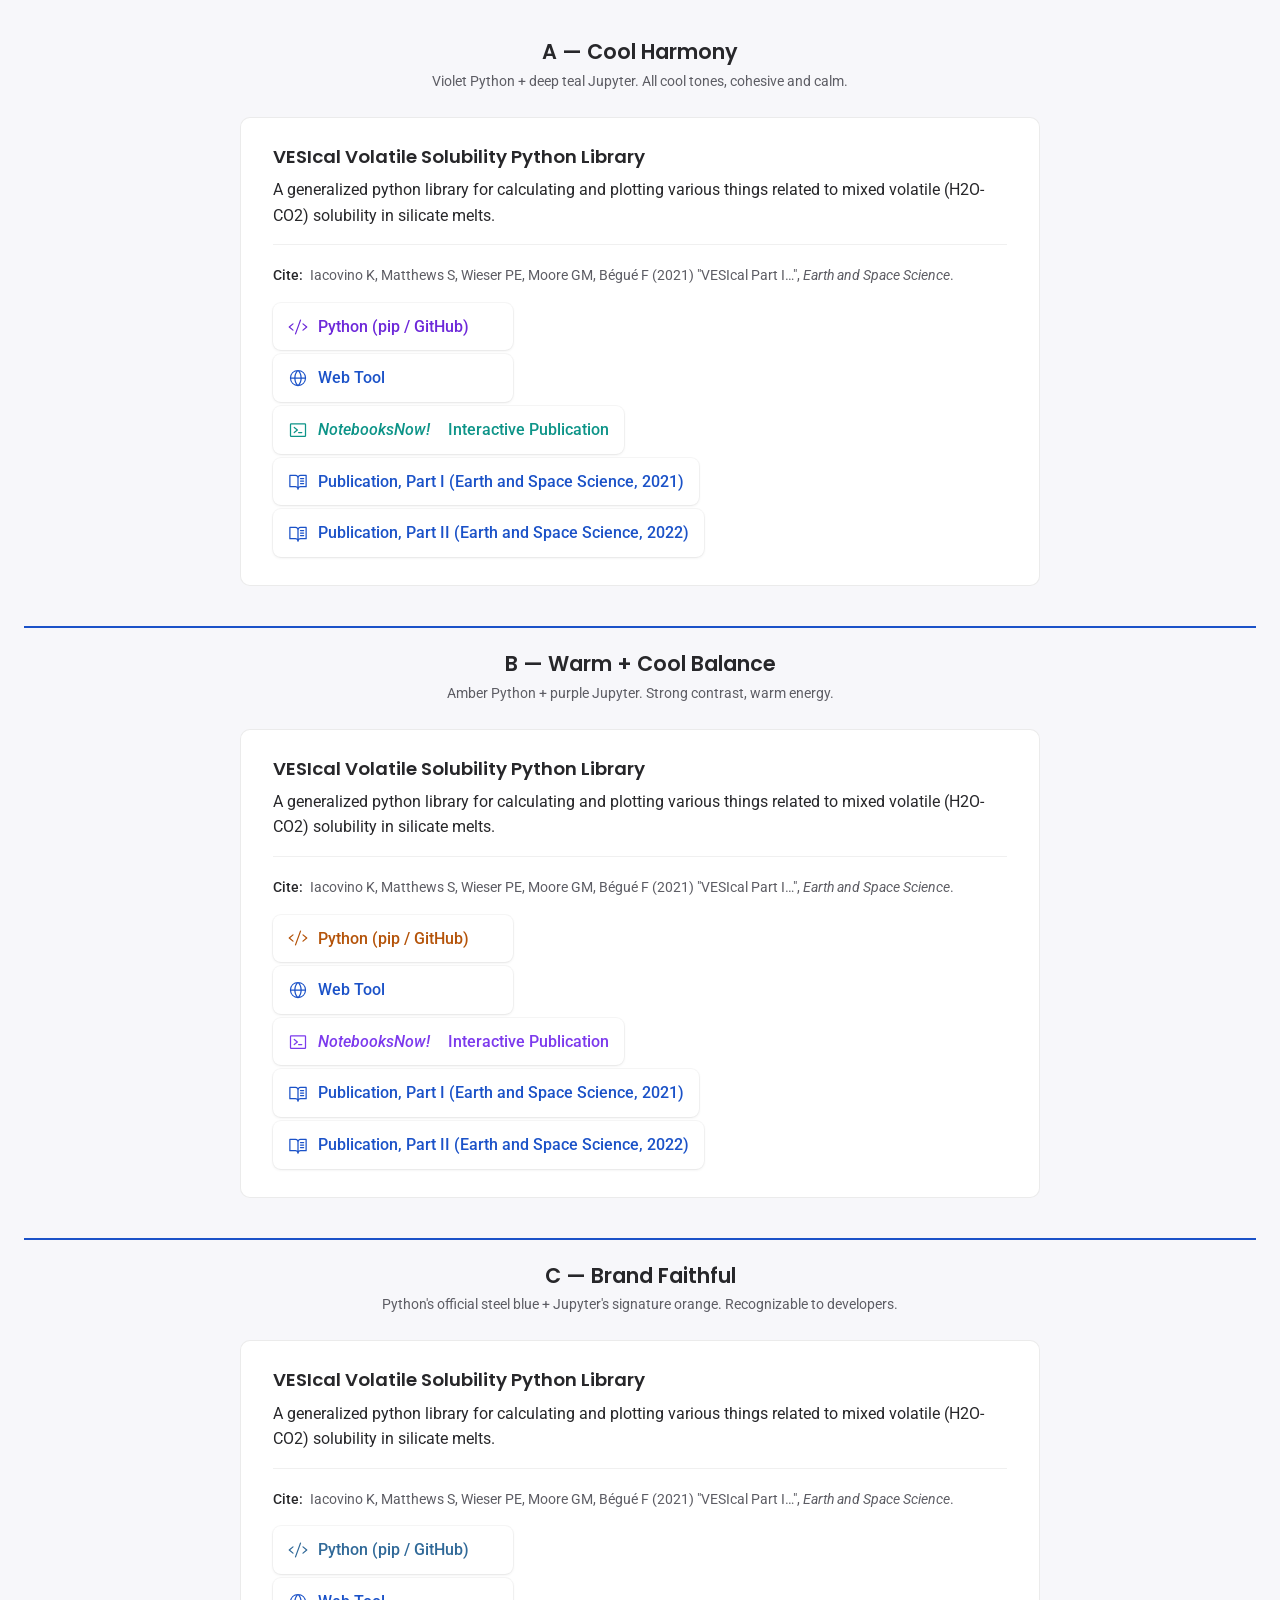
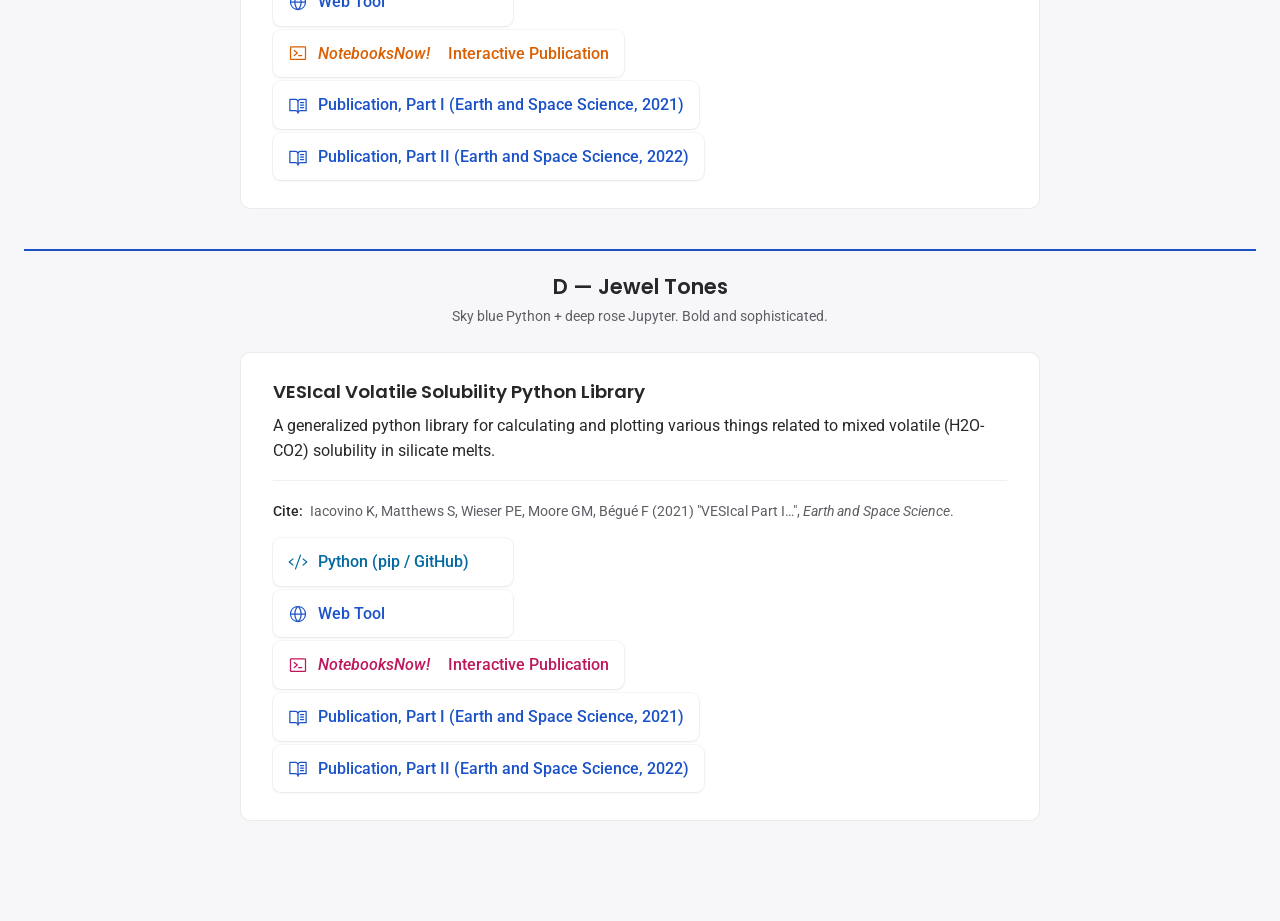
<file: comparison.html>
<!DOCTYPE html>
<html lang="en">
<head>
    <meta charset="UTF-8">
    <meta name="viewport" content="width=device-width, initial-scale=1.0">
    <title>Format Button Color Comparison</title>
    <link rel="preconnect" href="https://fonts.googleapis.com">
    <link rel="preconnect" href="https://fonts.gstatic.com" crossorigin>
    <link href="https://fonts.googleapis.com/css2?family=Poppins:wght@500;600;700&family=Roboto:wght@300;400&display=swap" rel="stylesheet">
    <link rel="stylesheet" href="css/style.css">
    <style>
        body { padding: 40px 24px; background: var(--color-bg-alt); }
        .option-label {
            text-align: center;
            font-family: var(--font-heading);
            font-weight: 600;
            font-size: 1.3rem;
            color: var(--color-dark);
            margin: 2.5rem 0 0.3rem;
            padding-top: 1.5rem;
            border-top: 2px solid var(--color-primary);
        }
        .option-label:first-child { margin-top: 0; border-top: none; padding-top: 0; }
        .option-desc {
            text-align: center;
            font-size: 0.9rem;
            color: var(--color-gray);
            max-width: 600px;
            margin: 0 auto 1.5rem;
        }

        /* --- PALETTE A: Cool Harmony --- */
        .palette-a .petro-tool__format--python { color: #6D28D9; }
        .palette-a .petro-tool__format--python:hover { color: #5521B5; background: rgba(109,40,217,0.04); }
        .palette-a .petro-tool__format--jupyter { color: #0D9488; }
        .palette-a .petro-tool__format--jupyter:hover { color: #0A7B71; background: rgba(13,148,136,0.04); }

        /* --- PALETTE B: Warm + Cool Balance --- */
        .palette-b .petro-tool__format--python { color: #B45309; }
        .palette-b .petro-tool__format--python:hover { color: #92400E; background: rgba(180,83,9,0.04); }
        .palette-b .petro-tool__format--jupyter { color: #7C3AED; }
        .palette-b .petro-tool__format--jupyter:hover { color: #6D28D9; background: rgba(124,58,237,0.04); }

        /* --- PALETTE C: Brand Faithful --- */
        .palette-c .petro-tool__format--python { color: #306998; }
        .palette-c .petro-tool__format--python:hover { color: #24506F; background: rgba(48,105,152,0.04); }
        .palette-c .petro-tool__format--jupyter { color: #D95F02; }
        .palette-c .petro-tool__format--jupyter:hover { color: #B34D01; background: rgba(217,95,2,0.04); }

        /* --- PALETTE D: Jewel Tones --- */
        .palette-d .petro-tool__format--python { color: #0369A1; }
        .palette-d .petro-tool__format--python:hover { color: #075985; background: rgba(3,105,161,0.04); }
        .palette-d .petro-tool__format--jupyter { color: #BE185D; }
        .palette-d .petro-tool__format--jupyter:hover { color: #9D174D; background: rgba(190,24,93,0.04); }
    </style>
</head>
<body>

<!-- PALETTE A -->
<h2 class="option-label">A — Cool Harmony</h2>
<p class="option-desc">Violet Python + deep teal Jupyter. All cool tones, cohesive and calm.</p>
<div class="palette-a">
    <div class="petro-tool">
        <h4 class="petro-tool__name">VESIcal Volatile Solubility Python Library</h4>
        <p class="petro-tool__desc">A generalized python library for calculating and plotting various things related to mixed volatile (H2O-CO2) solubility in silicate melts.</p>
        <div class="petro-tool__meta">
            <div class="petro-tool__meta-row">
                <span class="petro-tool__meta-label">Cite:</span>
                Iacovino K, Matthews S, Wieser PE, Moore GM, Bégué F (2021) "VESIcal Part I…", <em>Earth and Space Science</em>.
            </div>
        </div>
        <div class="petro-tool__formats">
            <a href="#" class="petro-tool__format petro-tool__format--python"><svg xmlns="http://www.w3.org/2000/svg" viewBox="0 0 256 256" fill="currentColor"><path d="M69.12,94.15,28.5,128l40.62,33.85a8,8,0,1,1-10.24,12.29l-48-40a8,8,0,0,1,0-12.29l48-40a8,8,0,0,1,10.24,12.3Zm176,27.7-48-40a8,8,0,1,0-10.24,12.3L227.5,128l-40.62,33.85a8,8,0,1,0,10.24,12.29l48-40a8,8,0,0,0,0-12.29ZM162.73,32.48a8,8,0,0,0-10.25,4.79l-64,176a8,8,0,0,0,4.79,10.26A8.14,8.14,0,0,0,96,224a8,8,0,0,0,7.52-5.27l64-176A8,8,0,0,0,162.73,32.48Z"/></svg> Python (pip / GitHub)</a>
            <a href="#" class="petro-tool__format petro-tool__format--web"><svg xmlns="http://www.w3.org/2000/svg" viewBox="0 0 256 256" fill="currentColor"><path d="M128,24h0A104,104,0,1,0,232,128,104.12,104.12,0,0,0,128,24Zm87.62,96H175.79C174,83.49,159.94,57.67,148.41,42.4A88.19,88.19,0,0,1,215.63,120ZM96.23,136h63.54c-2.31,41.61-22.23,67.11-31.77,77C118.45,203.1,98.54,177.6,96.23,136Zm0-16C98.54,78.39,118.46,52.89,128,43c9.55,9.93,29.46,35.43,31.77,77Zm11.36-77.6C96.06,57.67,82,83.49,80.21,120H40.37A88.19,88.19,0,0,1,107.59,42.4ZM40.37,136H80.21c1.82,36.51,15.85,62.33,27.38,77.6A88.19,88.19,0,0,1,40.37,136Zm108,77.6c11.53-15.27,25.56-41.09,27.38-77.6h39.84A88.19,88.19,0,0,1,148.41,213.6Z"/></svg> Web Tool</a>
            <a href="#" class="petro-tool__format petro-tool__format--jupyter"><svg xmlns="http://www.w3.org/2000/svg" viewBox="0 0 256 256" fill="currentColor"><path d="M128,128a8,8,0,0,1-3,6.25l-40,32a8,8,0,1,1-10-12.5L107.19,128,75,102.25a8,8,0,1,1,10-12.5l40,32A8,8,0,0,1,128,128Zm48,24H136a8,8,0,0,0,0,16h40a8,8,0,0,0,0-16Zm56-96V200a16,16,0,0,1-16,16H40a16,16,0,0,1-16-16V56A16,16,0,0,1,40,40H216A16,16,0,0,1,232,56ZM216,200V56H40V200H216Z"></path></svg> <em>NotebooksNow!</em>&nbsp; Interactive Publication</a>
            <a href="#" class="petro-tool__format petro-tool__format--paper"><svg xmlns="http://www.w3.org/2000/svg" viewBox="0 0 256 256" fill="currentColor"><path d="M232,48H160a40,40,0,0,0-32,16A40,40,0,0,0,96,48H24a8,8,0,0,0-8,8V200a8,8,0,0,0,8,8H96a24,24,0,0,1,24,24,8,8,0,0,0,16,0,24,24,0,0,1,24-24h72a8,8,0,0,0,8-8V56A8,8,0,0,0,232,48ZM96,192H32V64H96a24,24,0,0,1,24,24V200A39.81,39.81,0,0,0,96,192Zm128,0H160a39.81,39.81,0,0,0-24,8V88a24,24,0,0,1,24-24h64ZM160,88h40a8,8,0,0,1,0,16H160a8,8,0,0,1,0-16Zm48,40a8,8,0,0,1-8,8H160a8,8,0,0,1,0-16h40A8,8,0,0,1,208,128Zm0,32a8,8,0,0,1-8,8H160a8,8,0,0,1,0-16h40A8,8,0,0,1,208,160Z"/></svg> Publication, Part I (Earth and Space Science, 2021)</a>
            <a href="#" class="petro-tool__format petro-tool__format--paper"><svg xmlns="http://www.w3.org/2000/svg" viewBox="0 0 256 256" fill="currentColor"><path d="M232,48H160a40,40,0,0,0-32,16A40,40,0,0,0,96,48H24a8,8,0,0,0-8,8V200a8,8,0,0,0,8,8H96a24,24,0,0,1,24,24,8,8,0,0,0,16,0,24,24,0,0,1,24-24h72a8,8,0,0,0,8-8V56A8,8,0,0,0,232,48ZM96,192H32V64H96a24,24,0,0,1,24,24V200A39.81,39.81,0,0,0,96,192Zm128,0H160a39.81,39.81,0,0,0-24,8V88a24,24,0,0,1,24-24h64ZM160,88h40a8,8,0,0,1,0,16H160a8,8,0,0,1,0-16Zm48,40a8,8,0,0,1-8,8H160a8,8,0,0,1,0-16h40A8,8,0,0,1,208,128Zm0,32a8,8,0,0,1-8,8H160a8,8,0,0,1,0-16h40A8,8,0,0,1,208,160Z"/></svg> Publication, Part II (Earth and Space Science, 2022)</a>
        </div>
    </div>
</div>

<!-- PALETTE B -->
<h2 class="option-label">B — Warm + Cool Balance</h2>
<p class="option-desc">Amber Python + purple Jupyter. Strong contrast, warm energy.</p>
<div class="palette-b">
    <div class="petro-tool">
        <h4 class="petro-tool__name">VESIcal Volatile Solubility Python Library</h4>
        <p class="petro-tool__desc">A generalized python library for calculating and plotting various things related to mixed volatile (H2O-CO2) solubility in silicate melts.</p>
        <div class="petro-tool__meta">
            <div class="petro-tool__meta-row">
                <span class="petro-tool__meta-label">Cite:</span>
                Iacovino K, Matthews S, Wieser PE, Moore GM, Bégué F (2021) "VESIcal Part I…", <em>Earth and Space Science</em>.
            </div>
        </div>
        <div class="petro-tool__formats">
            <a href="#" class="petro-tool__format petro-tool__format--python"><svg xmlns="http://www.w3.org/2000/svg" viewBox="0 0 256 256" fill="currentColor"><path d="M69.12,94.15,28.5,128l40.62,33.85a8,8,0,1,1-10.24,12.29l-48-40a8,8,0,0,1,0-12.29l48-40a8,8,0,0,1,10.24,12.3Zm176,27.7-48-40a8,8,0,1,0-10.24,12.3L227.5,128l-40.62,33.85a8,8,0,1,0,10.24,12.29l48-40a8,8,0,0,0,0-12.29ZM162.73,32.48a8,8,0,0,0-10.25,4.79l-64,176a8,8,0,0,0,4.79,10.26A8.14,8.14,0,0,0,96,224a8,8,0,0,0,7.52-5.27l64-176A8,8,0,0,0,162.73,32.48Z"/></svg> Python (pip / GitHub)</a>
            <a href="#" class="petro-tool__format petro-tool__format--web"><svg xmlns="http://www.w3.org/2000/svg" viewBox="0 0 256 256" fill="currentColor"><path d="M128,24h0A104,104,0,1,0,232,128,104.12,104.12,0,0,0,128,24Zm87.62,96H175.79C174,83.49,159.94,57.67,148.41,42.4A88.19,88.19,0,0,1,215.63,120ZM96.23,136h63.54c-2.31,41.61-22.23,67.11-31.77,77C118.45,203.1,98.54,177.6,96.23,136Zm0-16C98.54,78.39,118.46,52.89,128,43c9.55,9.93,29.46,35.43,31.77,77Zm11.36-77.6C96.06,57.67,82,83.49,80.21,120H40.37A88.19,88.19,0,0,1,107.59,42.4ZM40.37,136H80.21c1.82,36.51,15.85,62.33,27.38,77.6A88.19,88.19,0,0,1,40.37,136Zm108,77.6c11.53-15.27,25.56-41.09,27.38-77.6h39.84A88.19,88.19,0,0,1,148.41,213.6Z"/></svg> Web Tool</a>
            <a href="#" class="petro-tool__format petro-tool__format--jupyter"><svg xmlns="http://www.w3.org/2000/svg" viewBox="0 0 256 256" fill="currentColor"><path d="M128,128a8,8,0,0,1-3,6.25l-40,32a8,8,0,1,1-10-12.5L107.19,128,75,102.25a8,8,0,1,1,10-12.5l40,32A8,8,0,0,1,128,128Zm48,24H136a8,8,0,0,0,0,16h40a8,8,0,0,0,0-16Zm56-96V200a16,16,0,0,1-16,16H40a16,16,0,0,1-16-16V56A16,16,0,0,1,40,40H216A16,16,0,0,1,232,56ZM216,200V56H40V200H216Z"></path></svg> <em>NotebooksNow!</em>&nbsp; Interactive Publication</a>
            <a href="#" class="petro-tool__format petro-tool__format--paper"><svg xmlns="http://www.w3.org/2000/svg" viewBox="0 0 256 256" fill="currentColor"><path d="M232,48H160a40,40,0,0,0-32,16A40,40,0,0,0,96,48H24a8,8,0,0,0-8,8V200a8,8,0,0,0,8,8H96a24,24,0,0,1,24,24,8,8,0,0,0,16,0,24,24,0,0,1,24-24h72a8,8,0,0,0,8-8V56A8,8,0,0,0,232,48ZM96,192H32V64H96a24,24,0,0,1,24,24V200A39.81,39.81,0,0,0,96,192Zm128,0H160a39.81,39.81,0,0,0-24,8V88a24,24,0,0,1,24-24h64ZM160,88h40a8,8,0,0,1,0,16H160a8,8,0,0,1,0-16Zm48,40a8,8,0,0,1-8,8H160a8,8,0,0,1,0-16h40A8,8,0,0,1,208,128Zm0,32a8,8,0,0,1-8,8H160a8,8,0,0,1,0-16h40A8,8,0,0,1,208,160Z"/></svg> Publication, Part I (Earth and Space Science, 2021)</a>
            <a href="#" class="petro-tool__format petro-tool__format--paper"><svg xmlns="http://www.w3.org/2000/svg" viewBox="0 0 256 256" fill="currentColor"><path d="M232,48H160a40,40,0,0,0-32,16A40,40,0,0,0,96,48H24a8,8,0,0,0-8,8V200a8,8,0,0,0,8,8H96a24,24,0,0,1,24,24,8,8,0,0,0,16,0,24,24,0,0,1,24-24h72a8,8,0,0,0,8-8V56A8,8,0,0,0,232,48ZM96,192H32V64H96a24,24,0,0,1,24,24V200A39.81,39.81,0,0,0,96,192Zm128,0H160a39.81,39.81,0,0,0-24,8V88a24,24,0,0,1,24-24h64ZM160,88h40a8,8,0,0,1,0,16H160a8,8,0,0,1,0-16Zm48,40a8,8,0,0,1-8,8H160a8,8,0,0,1,0-16h40A8,8,0,0,1,208,128Zm0,32a8,8,0,0,1-8,8H160a8,8,0,0,1,0-16h40A8,8,0,0,1,208,160Z"/></svg> Publication, Part II (Earth and Space Science, 2022)</a>
        </div>
    </div>
</div>

<!-- PALETTE C -->
<h2 class="option-label">C — Brand Faithful</h2>
<p class="option-desc">Python's official steel blue + Jupyter's signature orange. Recognizable to developers.</p>
<div class="palette-c">
    <div class="petro-tool">
        <h4 class="petro-tool__name">VESIcal Volatile Solubility Python Library</h4>
        <p class="petro-tool__desc">A generalized python library for calculating and plotting various things related to mixed volatile (H2O-CO2) solubility in silicate melts.</p>
        <div class="petro-tool__meta">
            <div class="petro-tool__meta-row">
                <span class="petro-tool__meta-label">Cite:</span>
                Iacovino K, Matthews S, Wieser PE, Moore GM, Bégué F (2021) "VESIcal Part I…", <em>Earth and Space Science</em>.
            </div>
        </div>
        <div class="petro-tool__formats">
            <a href="#" class="petro-tool__format petro-tool__format--python"><svg xmlns="http://www.w3.org/2000/svg" viewBox="0 0 256 256" fill="currentColor"><path d="M69.12,94.15,28.5,128l40.62,33.85a8,8,0,1,1-10.24,12.29l-48-40a8,8,0,0,1,0-12.29l48-40a8,8,0,0,1,10.24,12.3Zm176,27.7-48-40a8,8,0,1,0-10.24,12.3L227.5,128l-40.62,33.85a8,8,0,1,0,10.24,12.29l48-40a8,8,0,0,0,0-12.29ZM162.73,32.48a8,8,0,0,0-10.25,4.79l-64,176a8,8,0,0,0,4.79,10.26A8.14,8.14,0,0,0,96,224a8,8,0,0,0,7.52-5.27l64-176A8,8,0,0,0,162.73,32.48Z"/></svg> Python (pip / GitHub)</a>
            <a href="#" class="petro-tool__format petro-tool__format--web"><svg xmlns="http://www.w3.org/2000/svg" viewBox="0 0 256 256" fill="currentColor"><path d="M128,24h0A104,104,0,1,0,232,128,104.12,104.12,0,0,0,128,24Zm87.62,96H175.79C174,83.49,159.94,57.67,148.41,42.4A88.19,88.19,0,0,1,215.63,120ZM96.23,136h63.54c-2.31,41.61-22.23,67.11-31.77,77C118.45,203.1,98.54,177.6,96.23,136Zm0-16C98.54,78.39,118.46,52.89,128,43c9.55,9.93,29.46,35.43,31.77,77Zm11.36-77.6C96.06,57.67,82,83.49,80.21,120H40.37A88.19,88.19,0,0,1,107.59,42.4ZM40.37,136H80.21c1.82,36.51,15.85,62.33,27.38,77.6A88.19,88.19,0,0,1,40.37,136Zm108,77.6c11.53-15.27,25.56-41.09,27.38-77.6h39.84A88.19,88.19,0,0,1,148.41,213.6Z"/></svg> Web Tool</a>
            <a href="#" class="petro-tool__format petro-tool__format--jupyter"><svg xmlns="http://www.w3.org/2000/svg" viewBox="0 0 256 256" fill="currentColor"><path d="M128,128a8,8,0,0,1-3,6.25l-40,32a8,8,0,1,1-10-12.5L107.19,128,75,102.25a8,8,0,1,1,10-12.5l40,32A8,8,0,0,1,128,128Zm48,24H136a8,8,0,0,0,0,16h40a8,8,0,0,0,0-16Zm56-96V200a16,16,0,0,1-16,16H40a16,16,0,0,1-16-16V56A16,16,0,0,1,40,40H216A16,16,0,0,1,232,56ZM216,200V56H40V200H216Z"></path></svg> <em>NotebooksNow!</em>&nbsp; Interactive Publication</a>
            <a href="#" class="petro-tool__format petro-tool__format--paper"><svg xmlns="http://www.w3.org/2000/svg" viewBox="0 0 256 256" fill="currentColor"><path d="M232,48H160a40,40,0,0,0-32,16A40,40,0,0,0,96,48H24a8,8,0,0,0-8,8V200a8,8,0,0,0,8,8H96a24,24,0,0,1,24,24,8,8,0,0,0,16,0,24,24,0,0,1,24-24h72a8,8,0,0,0,8-8V56A8,8,0,0,0,232,48ZM96,192H32V64H96a24,24,0,0,1,24,24V200A39.81,39.81,0,0,0,96,192Zm128,0H160a39.81,39.81,0,0,0-24,8V88a24,24,0,0,1,24-24h64ZM160,88h40a8,8,0,0,1,0,16H160a8,8,0,0,1,0-16Zm48,40a8,8,0,0,1-8,8H160a8,8,0,0,1,0-16h40A8,8,0,0,1,208,128Zm0,32a8,8,0,0,1-8,8H160a8,8,0,0,1,0-16h40A8,8,0,0,1,208,160Z"/></svg> Publication, Part I (Earth and Space Science, 2021)</a>
            <a href="#" class="petro-tool__format petro-tool__format--paper"><svg xmlns="http://www.w3.org/2000/svg" viewBox="0 0 256 256" fill="currentColor"><path d="M232,48H160a40,40,0,0,0-32,16A40,40,0,0,0,96,48H24a8,8,0,0,0-8,8V200a8,8,0,0,0,8,8H96a24,24,0,0,1,24,24,8,8,0,0,0,16,0,24,24,0,0,1,24-24h72a8,8,0,0,0,8-8V56A8,8,0,0,0,232,48ZM96,192H32V64H96a24,24,0,0,1,24,24V200A39.81,39.81,0,0,0,96,192Zm128,0H160a39.81,39.81,0,0,0-24,8V88a24,24,0,0,1,24-24h64ZM160,88h40a8,8,0,0,1,0,16H160a8,8,0,0,1,0-16Zm48,40a8,8,0,0,1-8,8H160a8,8,0,0,1,0-16h40A8,8,0,0,1,208,128Zm0,32a8,8,0,0,1-8,8H160a8,8,0,0,1,0-16h40A8,8,0,0,1,208,160Z"/></svg> Publication, Part II (Earth and Space Science, 2022)</a>
        </div>
    </div>
</div>

<!-- PALETTE D -->
<h2 class="option-label">D — Jewel Tones</h2>
<p class="option-desc">Sky blue Python + deep rose Jupyter. Bold and sophisticated.</p>
<div class="palette-d">
    <div class="petro-tool">
        <h4 class="petro-tool__name">VESIcal Volatile Solubility Python Library</h4>
        <p class="petro-tool__desc">A generalized python library for calculating and plotting various things related to mixed volatile (H2O-CO2) solubility in silicate melts.</p>
        <div class="petro-tool__meta">
            <div class="petro-tool__meta-row">
                <span class="petro-tool__meta-label">Cite:</span>
                Iacovino K, Matthews S, Wieser PE, Moore GM, Bégué F (2021) "VESIcal Part I…", <em>Earth and Space Science</em>.
            </div>
        </div>
        <div class="petro-tool__formats">
            <a href="#" class="petro-tool__format petro-tool__format--python"><svg xmlns="http://www.w3.org/2000/svg" viewBox="0 0 256 256" fill="currentColor"><path d="M69.12,94.15,28.5,128l40.62,33.85a8,8,0,1,1-10.24,12.29l-48-40a8,8,0,0,1,0-12.29l48-40a8,8,0,0,1,10.24,12.3Zm176,27.7-48-40a8,8,0,1,0-10.24,12.3L227.5,128l-40.62,33.85a8,8,0,1,0,10.24,12.29l48-40a8,8,0,0,0,0-12.29ZM162.73,32.48a8,8,0,0,0-10.25,4.79l-64,176a8,8,0,0,0,4.79,10.26A8.14,8.14,0,0,0,96,224a8,8,0,0,0,7.52-5.27l64-176A8,8,0,0,0,162.73,32.48Z"/></svg> Python (pip / GitHub)</a>
            <a href="#" class="petro-tool__format petro-tool__format--web"><svg xmlns="http://www.w3.org/2000/svg" viewBox="0 0 256 256" fill="currentColor"><path d="M128,24h0A104,104,0,1,0,232,128,104.12,104.12,0,0,0,128,24Zm87.62,96H175.79C174,83.49,159.94,57.67,148.41,42.4A88.19,88.19,0,0,1,215.63,120ZM96.23,136h63.54c-2.31,41.61-22.23,67.11-31.77,77C118.45,203.1,98.54,177.6,96.23,136Zm0-16C98.54,78.39,118.46,52.89,128,43c9.55,9.93,29.46,35.43,31.77,77Zm11.36-77.6C96.06,57.67,82,83.49,80.21,120H40.37A88.19,88.19,0,0,1,107.59,42.4ZM40.37,136H80.21c1.82,36.51,15.85,62.33,27.38,77.6A88.19,88.19,0,0,1,40.37,136Zm108,77.6c11.53-15.27,25.56-41.09,27.38-77.6h39.84A88.19,88.19,0,0,1,148.41,213.6Z"/></svg> Web Tool</a>
            <a href="#" class="petro-tool__format petro-tool__format--jupyter"><svg xmlns="http://www.w3.org/2000/svg" viewBox="0 0 256 256" fill="currentColor"><path d="M128,128a8,8,0,0,1-3,6.25l-40,32a8,8,0,1,1-10-12.5L107.19,128,75,102.25a8,8,0,1,1,10-12.5l40,32A8,8,0,0,1,128,128Zm48,24H136a8,8,0,0,0,0,16h40a8,8,0,0,0,0-16Zm56-96V200a16,16,0,0,1-16,16H40a16,16,0,0,1-16-16V56A16,16,0,0,1,40,40H216A16,16,0,0,1,232,56ZM216,200V56H40V200H216Z"></path></svg> <em>NotebooksNow!</em>&nbsp; Interactive Publication</a>
            <a href="#" class="petro-tool__format petro-tool__format--paper"><svg xmlns="http://www.w3.org/2000/svg" viewBox="0 0 256 256" fill="currentColor"><path d="M232,48H160a40,40,0,0,0-32,16A40,40,0,0,0,96,48H24a8,8,0,0,0-8,8V200a8,8,0,0,0,8,8H96a24,24,0,0,1,24,24,8,8,0,0,0,16,0,24,24,0,0,1,24-24h72a8,8,0,0,0,8-8V56A8,8,0,0,0,232,48ZM96,192H32V64H96a24,24,0,0,1,24,24V200A39.81,39.81,0,0,0,96,192Zm128,0H160a39.81,39.81,0,0,0-24,8V88a24,24,0,0,1,24-24h64ZM160,88h40a8,8,0,0,1,0,16H160a8,8,0,0,1,0-16Zm48,40a8,8,0,0,1-8,8H160a8,8,0,0,1,0-16h40A8,8,0,0,1,208,128Zm0,32a8,8,0,0,1-8,8H160a8,8,0,0,1,0-16h40A8,8,0,0,1,208,160Z"/></svg> Publication, Part I (Earth and Space Science, 2021)</a>
            <a href="#" class="petro-tool__format petro-tool__format--paper"><svg xmlns="http://www.w3.org/2000/svg" viewBox="0 0 256 256" fill="currentColor"><path d="M232,48H160a40,40,0,0,0-32,16A40,40,0,0,0,96,48H24a8,8,0,0,0-8,8V200a8,8,0,0,0,8,8H96a24,24,0,0,1,24,24,8,8,0,0,0,16,0,24,24,0,0,1,24-24h72a8,8,0,0,0,8-8V56A8,8,0,0,0,232,48ZM96,192H32V64H96a24,24,0,0,1,24,24V200A39.81,39.81,0,0,0,96,192Zm128,0H160a39.81,39.81,0,0,0-24,8V88a24,24,0,0,1,24-24h64ZM160,88h40a8,8,0,0,1,0,16H160a8,8,0,0,1,0-16Zm48,40a8,8,0,0,1-8,8H160a8,8,0,0,1,0-16h40A8,8,0,0,1,208,128Zm0,32a8,8,0,0,1-8,8H160a8,8,0,0,1,0-16h40A8,8,0,0,1,208,160Z"/></svg> Publication, Part II (Earth and Space Science, 2022)</a>
        </div>
    </div>
</div>

<div style="height: 60px;"></div>
</body>
</html>
</file>
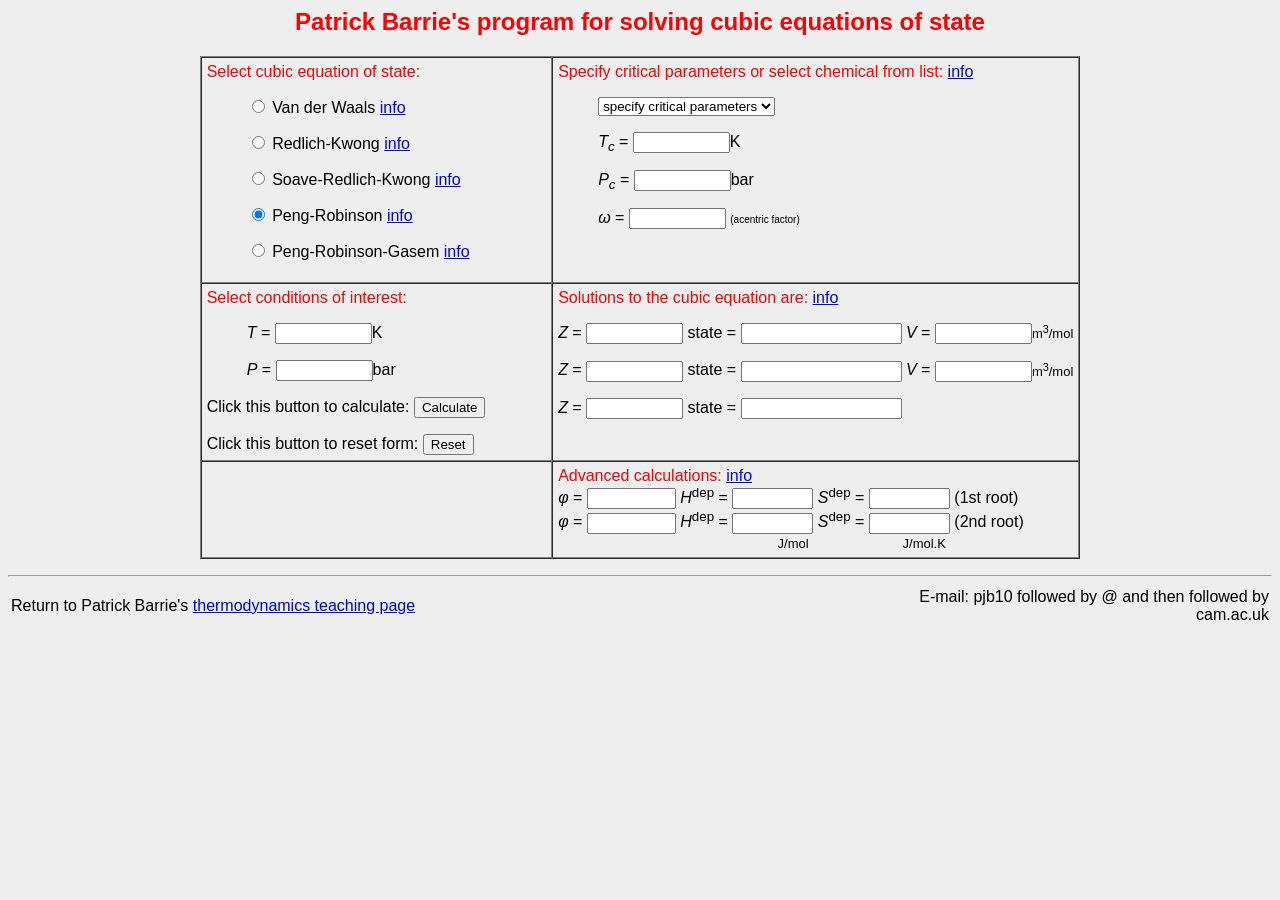
<file: assets/patrick_barrie_EOS/pure.html>
<html>
<head>
<!-- Solving Cubic Equations of State -->
<!-- Javascript program written by Patrick Barrie -->
<!-- with online "help" on how the calculation is performed -->
<!-- Program is Copyright Patrick J. Barrie 30 October 2003 -->
<!-- Please acknowledge me if you use it! -->

<title>Solving Cubic Equations of State</title>
<meta name="description" content="This program solves the following cubic 
equations of state: Van der Waals, Redlich-Kwong, Soave, Peng-Robinson, 
and the Gasem modification to the Peng-Robinson equation. 
Calculated parameters are compressibility factor, molar volume, fugacity 
coefficient, and enthalpy and entropy departure functions.">
<meta name="keywords" content="equation of state, van der Waals, Redlich,
Kwong, Soave, Peng, Robinson, Gasem, compressibility factor, molar volume, 
fugacity coefficient, departure functions">

<script type="text/javascript" nonce="b57ee9994f10452c94a7d99c638" src="//local.adguard.org?ts=1775345950412&amp;type=content-script&amp;dmn=pjb10.user.srcf.net&amp;url=https%3A%2F%2Fpjb10.user.srcf.net%2Fthermo%2Fpure.html&amp;app=com.apple.Safari&amp;css=3&amp;js=1&amp;rel=1&amp;rji=1&amp;sbe=1"></script><script type="text/javascript" nonce="b57ee9994f10452c94a7d99c638" src="//local.adguard.org?ts=1775345950412&amp;name=AdGuard%20Extra&amp;type=user-script"></script><script language="Javascript" src="purecalc.js">
</script>
</head>

<!-- HTML code for the solving cubic equation of state page -->

<body bgcolor="EEEEEE">
<font face="arial">
<form>
<font color="red"><center>
<h2>Patrick Barrie's program for solving cubic equations of state</h2>
</font>
</center>
<p>
<table border=1 align=center cellpadding=5 cellspacing=0>
<tr align=left valign=top>

<td width=40%>
<font color="red">Select cubic equation of state:</font><p>
<ul><input name="eos" type=radio value=1>
<span onClick="eos[0].click()" style="cursor: pointer; cursor: hand;">
Van der Waals</span>
<a href="#" onClick="vdw=window.open('vdw.html','vdw','status=yes,resizable=yes,width=800,height=500,left=20,top=20'); return false;">info</a>
</ul>
<ul><input name="eos" type=radio value=2>
<span onClick="eos[1].click()" style="cursor: pointer; cursor: hand;">
Redlich-Kwong</span>
<a href="#" onClick="rk=window.open('rk.html','rk','status=yes,resizable=yes,width=800,height=500,left=20,top=50'); return false;">info</a>
</ul>
<ul><input name="eos" type=radio value=3>
<span onClick="eos[2].click()" style="cursor: pointer; cursor: hand;">
Soave-Redlich-Kwong</span>
<a href="#" onClick="srk=window.open('srk.html','srk','status=yes,resizable=yes,width=800,height=600,left=20,top=80'); return false;">info</a>
</ul>
<ul><input name="eos" type=radio checked value=4>
<span onClick="eos[3].click()" style="cursor: pointer; cursor: hand;">
Peng-Robinson</span>
<a href="#" onClick="pr=window.open('pr.html','pr','status=yes,resizable=yes,width=800,height=600,left=20,top=110'); return false;">info</a>
</ul>
<ul><input name="eos" type=radio value=5>
<span onClick="eos[4].click()" style="cursor: pointer; cursor: hand;">
Peng-Robinson-Gasem</span>
<a href="#" onClick="prgasem=window.open('prgasem.html','prgasem','status=yes,resizable=yes,width=800,height=750,left=20,top=110'); return false;">info</a>
</ul>
</td>
<td width=60%>
<font color="red">Specify critical parameters or select chemical from list:
</font>
<a href="#" onClick="critical=window.open('critical.html','critical','status=yes,resizable=yes,width=800,height=600,left=450,top=50'); return false;">info</a>
<p>
<ul><select name="substance" onClick=filling(this.form)>
	<option value=1>specify critical parameters
	<option value=2>nitrogen
	<option value=3>oxygen
	<option value=4>hydrogen
	<option value=5>carbon dioxide
	<option value=6>methane
	<option value=7>ethane
	<option value=8>propane
	<option value=9>n-butane
	<option value=10>n-pentane
	<option value=11>n-hexane
	<option value=12>ethylene
	<option value=13>propylene
	<option value=14>acetylene
	<option value=15>benzene
	<option value=16>toluene
	<option value=17>water
</select></ul>
<p>
<ul><i>T<sub>c</sub></i> = <input name="Tc" size=10>K</ul>
<ul><i>P<sub>c</sub></i> = <input name="Pc" size=10>bar</ul>
<ul><i>&omega;</i> = <input name="Wc" size=10> <font size=-2>(acentric factor)</font></ul>
</td>
</tr>
<tr align=left valign=top>
<td width=40%>
<font color="red">Select conditions of interest:</font><p>
<ul><i>T</i> = <input name="T" size = 10>K</ul>
<ul><i>P</i> = <input name="P" size = 10>bar</ul>

Click this button to calculate:
<input value=Calculate type=button onClick=calculation(this.form)>
<p>
Click this button to reset form:
<input value=Reset type=button onClick=reset(this.form)>
</td>
<td width=60%>
<font color="red">Solutions to the cubic equation are:</font>
<a href="#" onClick="puresolutions=window.open('puresolutions.html','puresolutions','status=yes,resizable=yes,width=800,height=600,left=450,top=80'); return false;">info</a>
<p>
<i>Z</i> = <input name="Z0" readonly size=10> 
state = <input name="state0" readonly size=18>
<i>V</i> = <input name="vol0" readonly size = 10><font size=-1>m<sup>3</sup>/mol
</font><p>
<i>Z</i> = <input name="Z2" readonly size=10> 
state = <input name="state2" readonly size=18>
<i>V</i> = <input name="vol2" readonly size = 10><font size=-1>m<sup>3</sup>/mol
</font><p>
<i>Z</i> = <input name="Z1" readonly size=10> 
state = <input name="state1" readonly size=18>
<p>
</td>
</tr>
<tr align=left valign=top>
<td width=40%>
&nbsp;
</td>
<td width=60%>
<font color="red">Advanced calculations:
</font>
<a href="#" onClick="fugacity=window.open('fugacity.html','fugacity','status=yes,resizable=yes,width=950,height=800,left=100,top=20'); return false;">info</a>
<br>
<i>&phi;</i> = <input name="phi0" readonly size=9>
<i>H</i><sup>dep</sup> = <input name="Hdep0" readonly size=8>
<i>S</i><sup>dep</sup> = <input name="Sdep0" readonly size=8>
 (1st root)<br>
<i>&phi;</i> = <input name="phi2" readonly size=9>
<i>H</i><sup>dep</sup> = <input name="Hdep2" readonly size=8>
<i>S</i><sup>dep</sup> = <input name="Sdep2" readonly size=8>
 (2nd root)<br>
<img src="dot_clear.gif" width=215 height=5>
<font size=-1>J/mol</font>
<img src="dot_clear.gif" width=85 height=5>
<font size=-1>J/mol.K</font>

</td>
</tr>
</table>
<p>
</form>
<hr>
<table>
<table border=0 width=100%>
<tr>
<td align="left" width=70%>
Return to Patrick Barrie's 
<a href="index.html">thermodynamics teaching page</a>
</td>
<td align="right" width=30%>
E-mail: pjb10 followed by @ and then followed by cam.ac.uk
</td>
</tr>
</table>

</body>
</html>
</file>
<file: css/style.css>
/* ============================================================
   Dr. Kayla Iacovino — Static Site Stylesheet
   ============================================================ */

/* --- Reset & Base --- */
*, *::before, *::after { box-sizing: border-box; margin: 0; padding: 0; }

:root {
  --color-primary: #1B52C8;
  --color-primary-dark: #0F2F72;
  --color-accent-peach: #FFB994;
  --color-accent-green: #47D8B0;
  --color-dark: #27272A;
  --color-gray: #5d5d64;
  --color-light-gray: #C4C4D3;
  --color-bg: #ffffff;
  --color-bg-alt: #f7f7fa;
  --font-heading: 'Poppins', Helvetica, Arial, sans-serif;
  --font-body: 'Roboto', Helvetica, Arial, sans-serif;
  --max-width: 1140px;
  --nav-height: 80px;
}

html { scroll-behavior: smooth; }

body {
  font-family: var(--font-body);
  font-weight: 400;
  font-size: 16px;
  line-height: 1.6;
  color: var(--color-dark);
  background: var(--color-bg);
  -webkit-font-smoothing: antialiased;
}

img { max-width: 100%; height: auto; display: block; }
a { color: var(--color-primary); text-decoration: none; transition: color 0.2s; }
a:hover { color: var(--color-primary-dark); }

/* External link indicator */
.content-block a[target="_blank"]::after,
.content-band > p a[target="_blank"]::after,

/* Download link styling */
a[href$=".pdf"]:not(:has(svg, img)):not(.petro-tool__format),
a[href$=".xlsx"]:not(:has(svg, img)):not(.petro-tool__format),
a[href$=".xls"]:not(:has(svg, img)):not(.petro-tool__format),
a[href$=".zip"]:not(:has(svg, img)):not(.petro-tool__format),
a[href$=".doc"]:not(:has(svg, img)):not(.petro-tool__format) {
  font-weight: 500;
}
a[href$=".pdf"]:not(:has(svg, img)):not(.petro-tool__format)::before,
a[href$=".xlsx"]:not(:has(svg, img)):not(.petro-tool__format)::before,
a[href$=".xls"]:not(:has(svg, img)):not(.petro-tool__format)::before,
a[href$=".zip"]:not(:has(svg, img)):not(.petro-tool__format)::before,
a[href$=".doc"]:not(:has(svg, img)):not(.petro-tool__format)::before {
  content: '\2913\2009';
  font-size: 1.15em;
}

h1, h2, h3, h4, h5, h6 {
  font-family: var(--font-heading);
  color: var(--color-dark);
  line-height: 1.2;
}
h1 { font-weight: 700; font-size: clamp(1.8rem, 5vw, 3rem); }
h2 { font-weight: 600; font-size: clamp(1.5rem, 3.5vw, 2rem); margin-bottom: 0.75em; }
h3 { font-weight: 500; font-size: clamp(1.2rem, 2.5vw, 1.5rem); margin-bottom: 0.5em; }
h4 { font-weight: 600; font-size: 1.15rem; margin-bottom: 0.4em; }
h5 { font-weight: 500; font-size: 1rem; margin-bottom: 0.3em; }
h6 { font-weight: 500; font-size: 0.9rem; letter-spacing: 0.5px; text-transform: uppercase; color: var(--color-primary); margin-bottom: 0.3em; }

p { margin-bottom: 1em; }
p:last-child { margin-bottom: 0; }


/* --- Layout Helpers --- */
.container {
  width: 100%;
  max-width: var(--max-width);
  margin: 0 auto;
  padding: 0 24px;
}

.content-band {
  padding: 10px 24px 60px;
  text-align: center;
}
.content-band--alt {
  background: var(--color-bg-alt);
}

.grid {
  display: grid;
  gap: 40px;
}
.grid--2col { grid-template-columns: 1fr 1fr; }
.grid--3col { grid-template-columns: 1fr 1fr 1fr; }
.grid--4col {
  grid-template-columns: repeat(4, 1fr);
  gap: 24px;
  background: var(--color-bg-alt);
  padding: 40px;
  border-radius: 8px;
  max-width: 960px;
  margin-left: auto;
  margin-right: auto;
}


/* --- Navigation --- */
.site-nav {
  position: sticky;
  top: 0;
  z-index: 100;
  background: var(--color-bg);
  border-bottom: 1px solid rgba(0,0,0,0.06);
  transition: box-shadow 0.3s;
}
.site-nav.scrolled {
  box-shadow: 0 2px 12px rgba(0,0,0,0.08);
}
.site-nav .container {
  display: flex;
  align-items: center;
  justify-content: space-between;
  height: var(--nav-height);
}
.site-nav__brand {
  font-family: var(--font-heading);
  font-weight: 700;
  font-size: 1.3rem;
  letter-spacing: 1.5px;
  text-transform: uppercase;
  color: var(--color-dark);
  text-decoration: none;
}
.site-nav__brand:hover { color: var(--color-primary); }

.site-nav__links {
  list-style: none;
  display: flex;
  gap: 32px;
  align-items: center;
}
.site-nav__links a {
  font-family: var(--font-body);
  font-weight: 500;
  font-size: 1.1rem;
  color: var(--color-dark);
  text-decoration: none;
  padding: 6px 0;
  position: relative;
  transition: color 0.2s;
}
.site-nav__links a::after {
  content: '';
  position: absolute;
  bottom: 0;
  left: 0;
  width: 0;
  height: 2px;
  background: var(--color-primary);
  transition: width 0.25s ease;
}
.site-nav__links a:hover,
.site-nav__links a.active {
  color: var(--color-primary);
}
.site-nav__links a:hover::after,
.site-nav__links a.active::after {
  width: 100%;
}

/* Mobile menu toggle */
.nav-toggle {
  display: none;
  background: none;
  border: none;
  cursor: pointer;
  padding: 8px;
}
.nav-toggle span {
  display: block;
  width: 24px;
  height: 2px;
  background: var(--color-dark);
  margin: 5px 0;
  transition: transform 0.3s, opacity 0.3s;
}
.nav-toggle.open span:nth-child(1) { transform: translateY(7px) rotate(45deg); }
.nav-toggle.open span:nth-child(2) { opacity: 0; }
.nav-toggle.open span:nth-child(3) { transform: translateY(-7px) rotate(-45deg); }


/* --- Hero (Home page) --- */
.hero {
  display: flex;
  align-items: center;
  min-height: calc(60vh - var(--nav-height));
  padding: 60px 0;
}
.hero .container {
  display: grid;
  grid-template-columns: 1fr 1fr;
  gap: 60px;
  align-items: center;
}
.hero__text h1 { 
  margin-bottom: 0.3em; 
  font-weight: 700;
  font-size: 4.4em;
}
.hero__subtitle {
  font-family: var(--font-body);
  font-weight: 400;
  font-size: 19px;
  color: var(--color-dark);
  line-height: 1.6;
  margin-bottom: 1.5em;
}
.hero__image {
  display: flex;
  justify-content: center;
}
.hero__image img {
  width: 556px;
  height: 417px;
  object-fit: cover;
  border-radius: 30%;
  border: 8px solid var(--color-bg);
  box-shadow: 0 8px 40px rgba(27,82,200,0.12);
}

.btn {
  display: inline-block;
  font-family: var(--font-body);
  font-weight: 400;
  font-size: 1rem;
  padding: 12px 30px;
  border-radius: 30px;
  text-decoration: none;
  transition: background 0.2s, color 0.2s, border-color 0.2s, box-shadow 0.2s, transform 0.2s;
}
.btn--primary {
  background: var(--color-primary);
  color: #fff;
  border: 1px solid var(--color-primary);
}
.btn--primary svg.inline-icon {
  fill: #fff;
  margin-right: 4px;
}
.btn--primary:hover {
  background: var(--color-primary-dark);
  border-color: var(--color-primary-dark);
  color: #fff;
  box-shadow: 0 4px 16px rgba(27,82,200,0.25);
  transform: translateY(-1px);
}


/* --- Page Header (subpages) --- */
.page-header {
  padding: 60px 0 0px;
  text-align: center;
}
.page-header h1 {
  margin-bottom: 0.2em;
}
.page-header__subtitle {
  max-width: 800px;
  font-size: 1.2rem;
  color: var(--color-dark);
  margin-left: auto;
  margin-right: auto;
  margin-bottom: 0.2em;
}
.page-header__quote {
  font-size: 1rem;
  font-style: italic;
  color: var(--color-gray);
  margin-bottom: 0.2em;
}


/* --- Main Content Wrapper --- */
.main-content {
  min-height: 60vh;
}


/* --- Content Blocks --- */
.content-block {
  margin-bottom: 1.5rem;
  max-width: 800px;
  margin-left: auto;
  margin-right: auto;
  text-align: left;
}
.content-block:last-child { margin-bottom: 0; }

.content-block p {
  max-width: 800px;
  margin-left: auto;
  margin-right: auto;
  text-align: left;
}

/* Panoramic figure (full-width centered image) */
.figure--panoramic {
  margin: 2rem auto 0;
  text-align: center;
}
.figure--panoramic img {
  width: 60%;
  max-width: 800px;
  height: auto;
  border-radius: 6px;
  margin: 0 auto;
}

/* Callout card */
.callout-card {
  display: inline-flex;
  align-items: center;
  gap: 20px;
  background: var(--color-bg-alt);
  border: 1px solid rgba(0,0,0,0.08);
  border-radius: 10px;
  padding: 24px 36px;
  margin: 1rem auto;
  text-align: left;
}
.callout-card__icon {
  flex-shrink: 0;
  width: 48px;
  height: 48px;
  color: var(--color-primary);
}
.callout-card__text h3 {
  font-size: 1.15rem;
  margin-bottom: 0.2em;
}
.callout-card__text p {
  font-size: 0.95rem;
  color: var(--color-gray);
  margin-bottom: 0;
  max-width: none;
}

/* Dividers */
.divider {
  border: none;
  border-top: 1px solid rgba(0,0,0,0.1);
  width: 80px;
  margin: 0 auto 2rem;
}

.divider--wide {
  border: none;
  border-top: 1px solid rgba(0,0,0,0.1);
  width: 1000px;
  margin: 1rem auto 0rem;
  margin-bottom: 0;
}

/* Center paragraphs in content bands */
.content-band > p {
  max-width: 800px;
  margin-left: auto;
  margin-right: auto;
}

/* Content band subtitle */
.content-band__subtitle {
  font-size: 1.05rem;
  color: var(--color-gray);
  margin-bottom: 1.5em;
}

/* Grid items */
.grid-item {
  text-align: center;
}
.grid-item img {
  border-radius: 8px;
  margin-bottom: 1em;
  max-width: 200px;
  margin-left: auto;
  margin-right: auto;
}

/* Project blocks */
.project-block {
  text-align: left;
  max-width: 800px;
  margin-left: auto;
  margin-right: auto;
  margin-bottom: 2.5rem;
  padding-bottom: 2rem;
  border-bottom: 1px solid rgba(0,0,0,0.06);
}
.project-block:last-child {
  border-bottom: none;
  margin-bottom: 0;
  padding-bottom: 0;
}

.tool-grid {
  display: grid;
  grid-template-columns: repeat(auto-fill, minmax(260px, 1fr));
  gap: 24px;
  max-width: 800px;
  margin-left: auto;
  margin-right: auto;
}
.tool-card {
  padding: 24px;
  border: 1px solid rgba(0,0,0,0.08);
  border-radius: 8px;
  background: var(--color-bg);
  text-align: left;
}
.tool-card h4 { font-size: 1rem; }
.tool-card p { font-size: 0.9rem; color: var(--color-gray); }

/* Petrology tool card (detailed tool listings) */
.petro-tool {
  text-align: left;
  max-width: 800px;
  margin: 0 auto 1.5rem;
  padding: 28px 32px;
  background: var(--color-bg);
  border: 1px solid rgba(0,0,0,0.08);
  border-radius: 10px;
}
.petro-tool:last-child { margin-bottom: 0; }

.petro-tool__name {
  margin-bottom: 0.5em;
}
.petro-tool__desc {
  line-height: 1.6;
  color: var(--color-dark);
  margin-bottom: 0;
}

.petro-tool__meta {
  margin-top: 1em;
  padding-top: 0.8em;
  border-top: 1px solid rgba(0,0,0,0.06);
}
.petro-tool__meta-heading {
  font-family: var(--font-heading);
  font-size: 0.9rem;
  font-weight: 600;
  color: var(--color-gray);
  text-transform: uppercase;
  letter-spacing: 0.5px;
  margin-bottom: 0.3em;
}
.petro-tool__meta-row {
  font-size: 0.9rem;
  color: var(--color-gray);
  line-height: 1.5;
  margin-bottom: 0.3em;
  margin-top: 0.5em;
}
.petro-tool__meta-row:last-child { margin-bottom: 0; }
.petro-tool__meta-label {
  font-weight: 500;
  font-style: normal;
  color: var(--color-dark);
  margin-right: 0.3em;
}

.petro-tool__formats {
  display: flex;
  flex-direction: column;
  gap: 4px;
  margin-top: 1em;
}
.petro-tool__format {
  display: flex;
  align-items: center;
  gap: 10px;
  width: fit-content;
  min-width: 240px;
  font-family: var(--font-body);
  font-weight: 500;
  color: var(--color-primary);
  padding: 10px 14px;
  border: 1px solid transparent;
  border-radius: 8px;
  background: #fff;
  box-shadow: 0 1px 3px rgba(0,0,0,0.08), 0 0 0 1px rgba(0,0,0,0.03);
  text-decoration: none;
  transition: background 0.2s, box-shadow 0.2s;
}
.petro-tool__format svg {
  width: 20px;
  height: 20px;
  flex-shrink: 0;
}
.petro-tool__format:hover {
  box-shadow: 0 2px 6px rgba(0,0,0,0.12), 0 0 0 1px rgba(0,0,0,0.04);
}

/* Format type colors */
.petro-tool__format--excel { color: #217346; }
.petro-tool__format--excel:hover { color: #1a5c38; background: rgba(33,115,70,0.03); }

.petro-tool__format--python { color: #6D28D9; }
.petro-tool__format--python:hover { color: #5521B5; background: rgba(109,40,217,0.04); }

.petro-tool__format--web { color: var(--color-primary); }
.petro-tool__format--web:hover { color: var(--color-primary-dark); background: rgba(27,82,200,0.03); }

/* Publications sub-section within tool card */
.petro-tool__pubs {
  margin-top: 1em;
  padding-bottom: 0.8em;
}
.petro-tool__pubs-heading {
  font-family: var(--font-heading);
  font-size: 0.9rem;
  font-weight: 600;
  color: var(--color-gray);
  text-transform: uppercase;
  letter-spacing: 0.5px;
  margin-bottom: 0.3em;
}
.petro-tool__pubs-list {
  list-style: none;
}
.petro-tool__pubs-list li {
  padding: 2px 0;
}
.petro-tool__pubs-list a {
  font-size: 0.9rem;
}
.petro-tool__pubs-cite {
  color: var(--color-gray);
  line-height: 1.5;
}

/* Publication list */
.pub-list {
  list-style: none;
  text-align: left;
  max-width: 800px;
  margin-left: auto;
  margin-right: auto;
}
.pub-list li {
  padding: 12px 0;
  border-bottom: 1px solid rgba(0,0,0,0.06);
  font-size: 0.92rem;
  line-height: 1.6;
}
.pub-list li:last-child { border-bottom: none; }
.pub-year {
  font-family: var(--font-heading);
  font-weight: 600;
  font-size: 1.15rem;
  color: var(--color-primary);
  margin-top: 2rem;
  margin-bottom: 0.5rem;
}
.pub-year:first-child { margin-top: 0; }

/* Press page */
.press-features {
  margin-top: 1.5rem;
  text-align: left;
  max-width: 800px;
  margin-left: auto;
  margin-right: auto;
}

/* Featured press article card */
.press-feature {
  display: grid;
  grid-template-columns: 120px 1fr;
  gap: 24px;
  align-items: center;
  padding: 20px 24px;
  background: var(--color-bg);
  border: 1px solid rgba(0,0,0,0.08);
  border-radius: 10px;
  margin-bottom: 12px;
  text-decoration: none;
  color: var(--color-dark);
  transition: box-shadow 0.2s, transform 0.2s;
}
.press-feature:last-child { margin-bottom: 0; }
.press-feature:hover {
  box-shadow: 0 4px 16px rgba(0,0,0,0.08);
  transform: translateY(-2px);
}
.press-feature img {
  width: 120px;
  height: 80px;
  object-fit: contain;
  border-radius: 4px;
}
.press-feature h3 {
  font-size: 1.05rem;
  font-weight: 500;
  line-height: 1.4;
  margin-bottom: 0.3em;
}
.press-feature h3 a {
  color: var(--color-primary);
}
.press-feature h3 a:hover {
  color: var(--color-primary-dark);
}
.press-feature p {
  font-size: 0.85rem;
  color: var(--color-gray);
  margin-bottom: 0;
}

/* "More Coverage" divider label */
.press-more-label {
  font-family: var(--font-heading);
  font-size: 0.78rem;
  font-weight: 600;
  color: var(--color-gray);
  text-transform: uppercase;
  letter-spacing: 0.5px;
  margin-top: 2rem;
  margin-bottom: 0.75rem;
  max-width: 800px;
  margin-left: auto;
  margin-right: auto;
  text-align: left;
}

/* Spotlight profile cards (2×2 grid) */
.spotlight-grid {
  display: grid;
  grid-template-columns: 1fr 1fr;
  gap: 16px;
  max-width: 800px;
  margin: 1.5rem auto 0;
}
.spotlight-card {
  display: flex;
  align-items: center;
  gap: 16px;
  padding: 20px 24px;
  background: var(--color-bg);
  border: 1px solid rgba(0,0,0,0.08);
  border-radius: 10px;
  text-decoration: none;
  color: var(--color-dark);
  transition: border-color 0.2s, box-shadow 0.2s, transform 0.2s;
}
.spotlight-card:hover {
  color: var(--color-dark);
  border-color: rgba(27,82,200,0.15);
  box-shadow: 0 4px 16px rgba(0,0,0,0.06);
  transform: translateY(-2px);
}
.spotlight-card__logo {
  flex-shrink: 0;
  width: 64px;
  max-width: 64px;
  max-height: 48px;
  object-fit: contain;
}
.spotlight-card__text h3 {
  font-size: 0.95rem;
  font-weight: 500;
  line-height: 1.35;
  margin-bottom: 0.15em;
  color: var(--color-primary);
}
.spotlight-card__text p {
  font-size: 0.8rem;
  color: var(--color-gray);
  margin-bottom: 0;
}

/* Media list */
.media-list {
  list-style: none;
  text-align: left;
  max-width: 800px;
  margin-left: auto;
  margin-right: auto;
}
.media-list li {
  padding: 10px 12px;
  border-bottom: 1px solid rgba(0,0,0,0.04);
  font-size: 0.92rem;
  border-radius: 6px;
  transition: background 0.15s;
}
.media-list li:last-child { border-bottom: none; }
.media-list li:hover {
  background: rgba(27,82,200,0.03);
}
.source {
  font-style: italic;
  color: var(--color-gray);
}

/* Documentary cards */
.doc-card {
  display: grid;
  grid-template-columns: 300px 1fr;
  gap: 32px;
  align-items: start;
  padding: 32px 0;
  border-bottom: 1px solid rgba(0,0,0,0.06);
  text-align: left;
  max-width: 800px;
  margin-left: auto;
  margin-right: auto;
}
.doc-card:last-child { border-bottom: none; }
.doc-card img { border-radius: 8px; }
.doc-card h3 { margin-bottom: 0.3em; }
.doc-card__meta {
  font-size: 0.85rem;
  color: var(--color-gray);
  margin-bottom: 0.8em;
}
.doc-card__links {
  margin-top: 1em;
  display: flex;
  flex-wrap: wrap;
  gap: 12px;
}
.doc-card__links a {
  font-size: 0.9rem;
  font-weight: 400;
}
.doc-card__image img {
  border-radius: 8px;
  width: 100%;
}
.doc-card__content h2 {
  margin-bottom: 0.3em;
}
.doc-card--no-image {
  grid-template-columns: 1fr;
}

/* Dual-version documentary card (e.g., BBC + PBS of same series) */
.doc-card__versions {
  display: grid;
  grid-template-columns: 1fr 1fr;
  gap: 28px;
  margin-top: 1.5em;
}
.doc-card__version img {
  border-radius: 8px;
  width: 100%;
  aspect-ratio: 16/9;
  object-fit: cover;
  margin-bottom: 0.75em;
}
.doc-card__version-label {
  font-family: var(--font-heading);
  font-size: 0.78rem;
  font-weight: 600;
  color: var(--color-gray);
  text-transform: uppercase;
  letter-spacing: 0.5px;
  margin-bottom: 0.15em;
}
.doc-card__version-title {
  font-family: var(--font-heading);
  font-size: 1.05rem;
  font-weight: 500;
  color: var(--color-dark);
  margin-bottom: 0.5em;
}
.doc-card__version .doc-card__links {
  margin-top: 0.5em;
  flex-direction: column;
  gap: 8px;
}

/* --- Footer --- */
.site-footer {
  background: var(--color-dark);
  color: rgba(255,255,255,0.6);
  padding: 48px 0;
}
.site-footer .container {
  display: flex;
  flex-direction: column;
  align-items: center;
  gap: 20px;
  text-align: center;
}
.site-footer__brand {
  font-family: var(--font-heading);
  font-weight: 600;
  font-size: 1.1rem;
  color: #fff;
  text-decoration: none;
}
.social-links {
  display: flex;
  gap: 16px;
  align-items: center;
}
.social-links a {
  display: flex;
  align-items: center;
  justify-content: center;
  width: 36px;
  height: 36px;
  border-radius: 50%;
  color: rgba(255,255,255,0.5);
  transition: color 0.2s, background 0.2s;
}
.social-links a:hover {
  color: #fff;
  background: rgba(255,255,255,0.1);
}
.social-links svg {
  width: 20px;
  height: 20px;
  fill: currentColor;
}
.site-footer__copy {
  font-size: 0.85rem;
}


/* --- Highlight Cards (Home page) --- */
.highlights {
  padding: 60px 0;
}
.highlights .container {
  display: grid;
  grid-template-columns: repeat(3, 1fr);
  gap: 24px;
  max-width: var(--max-width);
}
.highlight-card {
  display: flex;
  align-items: flex-start;
  gap: 16px;
  padding: 24px;
  border-radius: 10px;
  background: var(--color-bg);
  border: 1px solid rgba(0,0,0,0.06);
  text-decoration: none;
  color: var(--color-dark);
  transition: border-color 0.2s, box-shadow 0.2s, transform 0.2s;
}
.highlight-card:hover {
  color: var(--color-dark);
  border-color: rgba(27,82,200,0.15);
  box-shadow: 0 4px 16px rgba(0,0,0,0.06);
  transform: translateY(-2px);
}
.highlight-card__icon {
  flex-shrink: 0;
  width: 40px;
  height: 40px;
  display: flex;
  align-items: center;
  justify-content: center;
  border-radius: 8px;
  background: rgba(27,82,200,0.07);
  color: var(--color-primary);
}
.highlight-card__icon svg {
  width: 22px;
  height: 22px;
}
.highlight-card__text h3 {
  font-size: 1.05rem;
  margin-bottom: 0.25em;
}
.highlight-card__text p {
  font-size: 0.88rem;
  color: var(--color-gray);
  line-height: 1.5;
  margin-bottom: 0;
}

/* --- Section Header with Icon --- */
.section-header {
  display: flex;
  align-items: center;
  gap: 12px;
  margin-bottom: 0.75em;
  justify-content: center;
}
.section-header svg {
  width: 28px;
  height: 28px;
  color: var(--color-primary);
  flex-shrink: 0;
}
.section-header h2 {
  margin-bottom: 0;
}

/* --- Documentary Link Buttons --- */
.doc-card__links a {
  display: inline-flex;
  align-items: center;
  gap: 6px;
  font-size: 0.9rem;
  font-weight: 500;
  padding: 6px 14px;
  border-radius: 6px;
  background: rgba(27,82,200,0.05);
  color: var(--color-primary);
  text-decoration: none;
  transition: background 0.2s, color 0.2s;
}
.doc-card__links a:hover {
  background: rgba(27,82,200,0.12);
  color: var(--color-primary-dark);
}
.doc-card__links svg {
  width: 16px;
  height: 16px;
  flex-shrink: 0;
}

/* --- Media Category Header --- */
.media-category {
  display: flex;
  align-items: center;
  gap: 10px;
  margin-top: 2rem;
  margin-bottom: 0.75em;
  max-width: 800px;
  margin-left: auto;
  margin-right: auto;
}
.media-category:first-child {
  margin-top: 0;
}
.media-category svg {
  width: 24px;
  height: 24px;
  color: var(--color-primary);
  flex-shrink: 0;
}
.media-category h3 {
  margin-bottom: 0;
}

/* --- Outreach Event Card --- */
.outreach-card {
  text-align: left;
  max-width: 800px;
  margin: 0 auto 1.25rem;
  padding: 24px 28px;
  background: var(--color-bg);
  border: 1px solid rgba(0,0,0,0.06);
  border-radius: 10px;
}
.outreach-card:last-child { margin-bottom: 0; }
.outreach-card h3 {
  font-size: 1.1rem;
  margin-bottom: 0.2em;
}
.outreach-card h4 {
  font-size: 0.9rem;
  font-weight: 500;
  color: var(--color-gray);
  margin-bottom: 0.5em;
}
.outreach-card p {
  font-size: 0.92rem;
  margin-bottom: 0;
}

/* --- Video List (Outreach) --- */
.video-list {
  list-style: none;
  text-align: left;
  max-width: 800px;
  margin-left: auto;
  margin-right: auto;
}
.video-list li {
  display: flex;
  align-items: center;
  gap: 10px;
  padding: 12px 0;
  border-bottom: 1px solid rgba(0,0,0,0.04);
  font-size: 0.95rem;
}
.video-list li:last-child { border-bottom: none; }
.video-list svg {
  width: 18px;
  height: 18px;
  color: var(--color-primary);
  flex-shrink: 0;
  opacity: 0.6;
}

/* --- Thumbnail Video Grid (Outreach) --- */
.thumb-grid {
  display: grid;
  grid-template-columns: 1fr 1fr;
  gap: 20px;
  max-width: 800px;
  margin: 0 auto;
}
.thumb-card {
  position: relative;
  display: block;
  border-radius: 8px;
  overflow: hidden;
  text-decoration: none;
  color: var(--color-dark);
  transition: transform 0.2s, box-shadow 0.2s;
}
.thumb-card:hover {
  color: var(--color-dark);
  transform: translateY(-2px);
  box-shadow: 0 4px 16px rgba(0,0,0,0.12);
}
.thumb-card__img {
  position: relative;
  width: 100%;
  aspect-ratio: 16/9;
  overflow: hidden;
  background: #000;
}
.thumb-card__img img {
  width: 100%;
  height: 100%;
  object-fit: cover;
}
.thumb-card__play {
  position: absolute;
  top: 50%;
  left: 50%;
  transform: translate(-50%, -50%);
  width: 56px;
  height: 56px;
  background: rgba(0,0,0,0.6);
  border-radius: 50%;
  display: flex;
  align-items: center;
  justify-content: center;
  transition: background 0.2s;
}
.thumb-card:hover .thumb-card__play {
  background: rgba(27,82,200,0.85);
}
.thumb-card__play svg {
  width: 28px;
  height: 28px;
  fill: #fff;
  margin-left: 3px;
}
.thumb-card__title {
  font-family: var(--font-heading);
  font-weight: 500;
  font-size: 0.9rem;
  padding: 10px 12px;
  background: var(--color-bg);
  border: 1px solid rgba(0,0,0,0.06);
  border-top: none;
  border-radius: 0 0 8px 8px;
}

/* 3-column thumbnail grid variant */
.thumb-grid--3col {
  grid-template-columns: repeat(3, 1fr);
}

/* Inline thumbnail inside an outreach-card */
.outreach-card .thumb-card {
  margin-top: 1em;
  max-width: 100%;
}
.outreach-card .thumb-card .thumb-card__title {
  display: none;
}

/* --- Inline Icon (generic) --- */
.inline-icon {
  width: 20px;
  height: 20px;
  vertical-align: -0.15em;
  fill: currentColor;
}

/* --- Responsive --- */
@media (max-width: 1024px) {
  .hero .container { grid-template-columns: 1fr 1fr; gap: 40px; }
  .doc-card { grid-template-columns: 220px 1fr; }

  .grid--4col { grid-template-columns: 1fr 1fr; padding: 24px; }
  .highlights .container { grid-template-columns: 1fr 1fr; }
}

@media (max-width: 768px) {
  :root { --nav-height: 64px; }

  .content-band { padding: 48px 32px; }
  .page-header { padding-left: 32px; padding-right: 32px; }

  /* Nav mobile */
  .nav-toggle { display: block; }
  .site-nav__links {
    position: fixed;
    top: var(--nav-height);
    left: 0;
    right: 0;
    bottom: 0;
    flex-direction: column;
    background: var(--color-dark);
    padding: 32px 24px;
    gap: 0;
    transform: translateX(100%);
    transition: transform 0.3s ease;
  }
  .site-nav__links.open {
    transform: translateX(0);
  }
  .site-nav__links a {
    color: #fff;
    font-size: 1.1rem;
    padding: 16px 0;
    border-bottom: 1px solid rgba(255,255,255,0.1);
    width: 100%;
  }
  .site-nav__links a::after { display: none; }
  .site-nav__links a:hover,
  .site-nav__links a.active {
    color: var(--color-accent-peach);
  }

  /* Hero mobile */
  .hero { min-height: auto; padding: 40px 0; }
  .hero .container {
    grid-template-columns: 1fr;
    text-align: center;
  }
  .hero__image { order: -1; }
  .hero__image img { width: 220px; height: 220px; }

  /* Grid mobile */
  .grid--2col,
  .grid--3col,
  .grid--4col { grid-template-columns: 1fr; padding: 20px; }
  .tool-grid { grid-template-columns: 1fr; }
  .callout-card { flex-direction: column; text-align: center; padding: 20px 24px; }

  /* Petro tool mobile */
  .petro-tool { padding: 20px 20px; }

  /* Highlights mobile */
  .highlights .container { grid-template-columns: 1fr; }
  .highlights { padding: 40px 0; }

  /* Press mobile */
  .press-feature { grid-template-columns: 80px 1fr; gap: 16px; padding: 16px; }
  .press-feature img { width: 80px; height: 56px; }
  .spotlight-grid { grid-template-columns: 1fr; }
  .spotlight-card__logo { width: 48px; height: 36px; }

  /* Documentary mobile */
  .doc-card { grid-template-columns: 1fr; }
  .doc-card img { max-width: 300px; }
  .doc-card__versions { grid-template-columns: 1fr; }

  /* Thumbnail grid mobile */
  .thumb-grid { grid-template-columns: 1fr; }
  .thumb-grid--3col { grid-template-columns: 1fr; }
}

@media (max-width: 480px) {
  .container { padding: 0 24px; }
  .content-band { padding: 32px 24px; }
  .page-header { padding-left: 24px; padding-right: 24px; }
  .hero__image img { width: 180px; height: 180px; }
}
</file>
